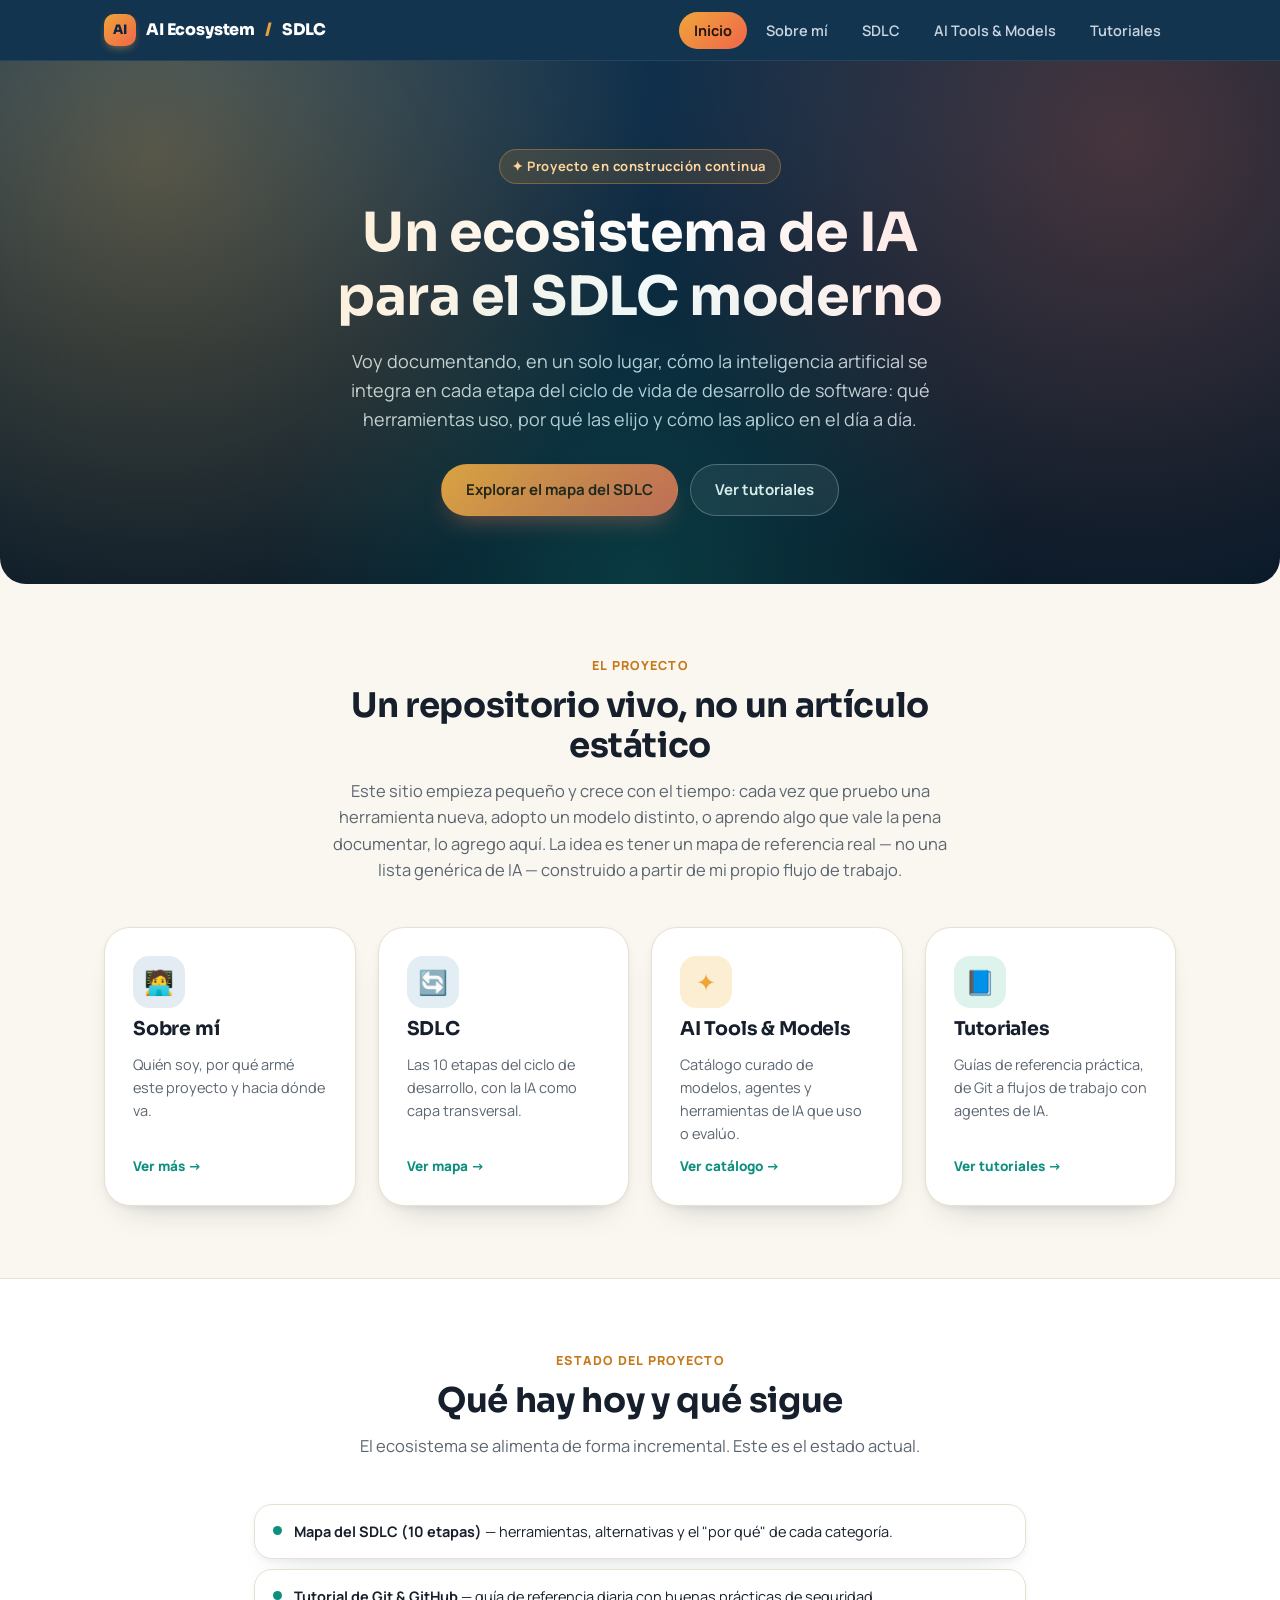
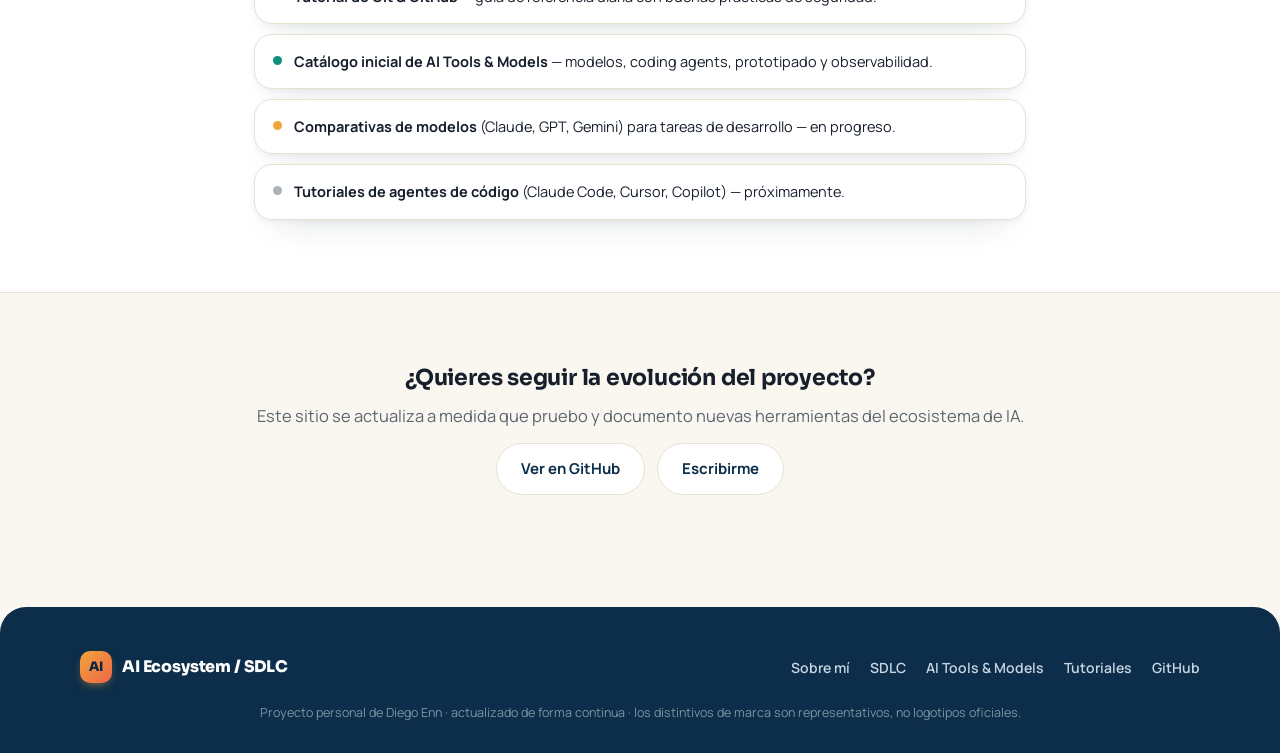
<file: index.html>
<!DOCTYPE html>
<html lang="es">
<head>
<meta charset="UTF-8">
<meta name="viewport" content="width=device-width, initial-scale=1.0">
<title>AI Ecosystem · Un ecosistema de IA para el SDLC moderno</title>
<meta name="description" content="Un mapa vivo del ciclo de vida de desarrollo de software (SDLC) aumentado con IA: herramientas, modelos y tutoriales que voy documentando a medida que los uso.">
<link rel="icon" href="data:image/svg+xml,<svg xmlns=%22http://www.w3.org/2000/svg%22 viewBox=%220 0 100 100%22><rect width=%22100%22 height=%22100%22 rx=%2222%22 fill=%22%230B2540%22/><text x=%2250%22 y=%2266%22 font-size=%2255%22 text-anchor=%22middle%22 fill=%22%23E8A33D%22 font-family=%22sans-serif%22>AI</text></svg>">
<link rel="stylesheet" href="assets/css/style.css">
</head>
<body>
<a class="skip-link" href="#main">Saltar al contenido</a>

<header class="site-header">
  <nav class="nav">
    <a class="brand" href="index.html">
      <span class="brand-mark">AI</span>
      AI Ecosystem <span style="color:#E8A33D;">/</span> SDLC
    </a>
    <button class="nav-toggle" aria-label="Abrir menú" aria-expanded="false">☰</button>
    <ul class="nav-links">
      <li><a href="index.html" aria-current="page">Inicio</a></li>
      <li><a href="about.html">Sobre mí</a></li>
      <li><a href="sdlc.html">SDLC</a></li>
      <li><a href="tools.html">AI Tools &amp; Models</a></li>
      <li><a href="tutorials.html">Tutoriales</a></li>
    </ul>
  </nav>
</header>

<main id="main">

  <section class="hero" style="padding-top:88px;">
    <div class="hero-inner">
      <div class="eyebrow">✦ Proyecto en construcción continua</div>
      <h1>Un ecosistema de IA para el SDLC moderno</h1>
      <p class="lead">
        Voy documentando, en un solo lugar, cómo la inteligencia artificial se integra en cada
        etapa del ciclo de vida de desarrollo de software: qué herramientas uso, por qué las elijo
        y cómo las aplico en el día a día.
      </p>
      <div class="btn-row">
        <a class="btn btn-primary" href="sdlc.html">Explorar el mapa del SDLC</a>
        <a class="btn btn-ghost" href="tutorials.html">Ver tutoriales</a>
      </div>
    </div>
  </section>

  <section>
    <div class="container">
      <div class="section-head">
        <div class="section-eyebrow">El proyecto</div>
        <h2>Un repositorio vivo, no un artículo estático</h2>
        <p>
          Este sitio empieza pequeño y crece con el tiempo: cada vez que pruebo una herramienta nueva,
          adopto un modelo distinto, o aprendo algo que vale la pena documentar, lo agrego aquí.
          La idea es tener un mapa de referencia real — no una lista genérica de IA — construido a
          partir de mi propio flujo de trabajo.
        </p>
      </div>

      <div class="grid grid-4">
        <a class="pillar-card" href="about.html">
          <div class="pillar-icon" style="background:var(--navy-bg); color:var(--navy);">🧑‍💻</div>
          <h3>Sobre mí</h3>
          <p>Quién soy, por qué armé este proyecto y hacia dónde va.</p>
          <span class="arrow">Ver más →</span>
        </a>
        <a class="pillar-card" href="sdlc.html">
          <div class="pillar-icon" style="background:var(--slateblue-bg); color:var(--slateblue);">🔄</div>
          <h3>SDLC</h3>
          <p>Las 10 etapas del ciclo de desarrollo, con la IA como capa transversal.</p>
          <span class="arrow">Ver mapa →</span>
        </a>
        <a class="pillar-card" href="tools.html">
          <div class="pillar-icon" style="background:var(--amber-bg); color:var(--amber);">✦</div>
          <h3>AI Tools &amp; Models</h3>
          <p>Catálogo curado de modelos, agentes y herramientas de IA que uso o evalúo.</p>
          <span class="arrow">Ver catálogo →</span>
        </a>
        <a class="pillar-card" href="tutorials.html">
          <div class="pillar-icon" style="background:var(--teal-bg); color:var(--teal);">📘</div>
          <h3>Tutoriales</h3>
          <p>Guías de referencia práctica, de Git a flujos de trabajo con agentes de IA.</p>
          <span class="arrow">Ver tutoriales →</span>
        </a>
      </div>
    </div>
  </section>

  <section style="background:var(--paper); border-top:1px solid var(--line); border-bottom:1px solid var(--line);">
    <div class="container-narrow">
      <div class="section-head">
        <div class="section-eyebrow">Estado del proyecto</div>
        <h2>Qué hay hoy y qué sigue</h2>
        <p>El ecosistema se alimenta de forma incremental. Este es el estado actual.</p>
      </div>
      <ul class="status-list">
        <li>
          <span class="status-dot done"></span>
          <span><b>Mapa del SDLC (10 etapas)</b> — herramientas, alternativas y el "por qué" de cada categoría.</span>
        </li>
        <li>
          <span class="status-dot done"></span>
          <span><b>Tutorial de Git &amp; GitHub</b> — guía de referencia diaria con buenas prácticas de seguridad.</span>
        </li>
        <li>
          <span class="status-dot done"></span>
          <span><b>Catálogo inicial de AI Tools &amp; Models</b> — modelos, coding agents, prototipado y observabilidad.</span>
        </li>
        <li>
          <span class="status-dot progress"></span>
          <span><b>Comparativas de modelos</b> (Claude, GPT, Gemini) para tareas de desarrollo — en progreso.</span>
        </li>
        <li>
          <span class="status-dot next"></span>
          <span><b>Tutoriales de agentes de código</b> (Claude Code, Cursor, Copilot) — próximamente.</span>
        </li>
      </ul>
    </div>
  </section>

  <section>
    <div class="container-narrow center">
      <h2 style="font-size:22px;">¿Quieres seguir la evolución del proyecto?</h2>
      <p>Este sitio se actualiza a medida que pruebo y documento nuevas herramientas del ecosistema de IA.</p>
      <div class="btn-row">
        <a class="btn btn-outline" href="https://github.com/diegoenn/aiecosystem" target="_blank" rel="noopener">Ver en GitHub</a>
        <a class="btn btn-outline" href="mailto:diegoenn@gmail.com">Escribirme</a>
      </div>
    </div>
  </section>

</main>

<footer class="site-footer">
  <div class="footer-inner">
    <div class="brand" style="color:#fff;">
      <span class="brand-mark">AI</span> AI Ecosystem / SDLC
    </div>
    <ul class="footer-links">
      <li><a href="about.html">Sobre mí</a></li>
      <li><a href="sdlc.html">SDLC</a></li>
      <li><a href="tools.html">AI Tools &amp; Models</a></li>
      <li><a href="tutorials.html">Tutoriales</a></li>
      <li><a href="https://github.com/diegoenn/aiecosystem" target="_blank" rel="noopener">GitHub</a></li>
    </ul>
  </div>
  <div class="footer-note">Proyecto personal de Diego Enn · actualizado de forma continua · los distintivos de marca son representativos, no logotipos oficiales.</div>
</footer>

<script src="assets/js/main.js"></script>
</body>
</html>
</file>
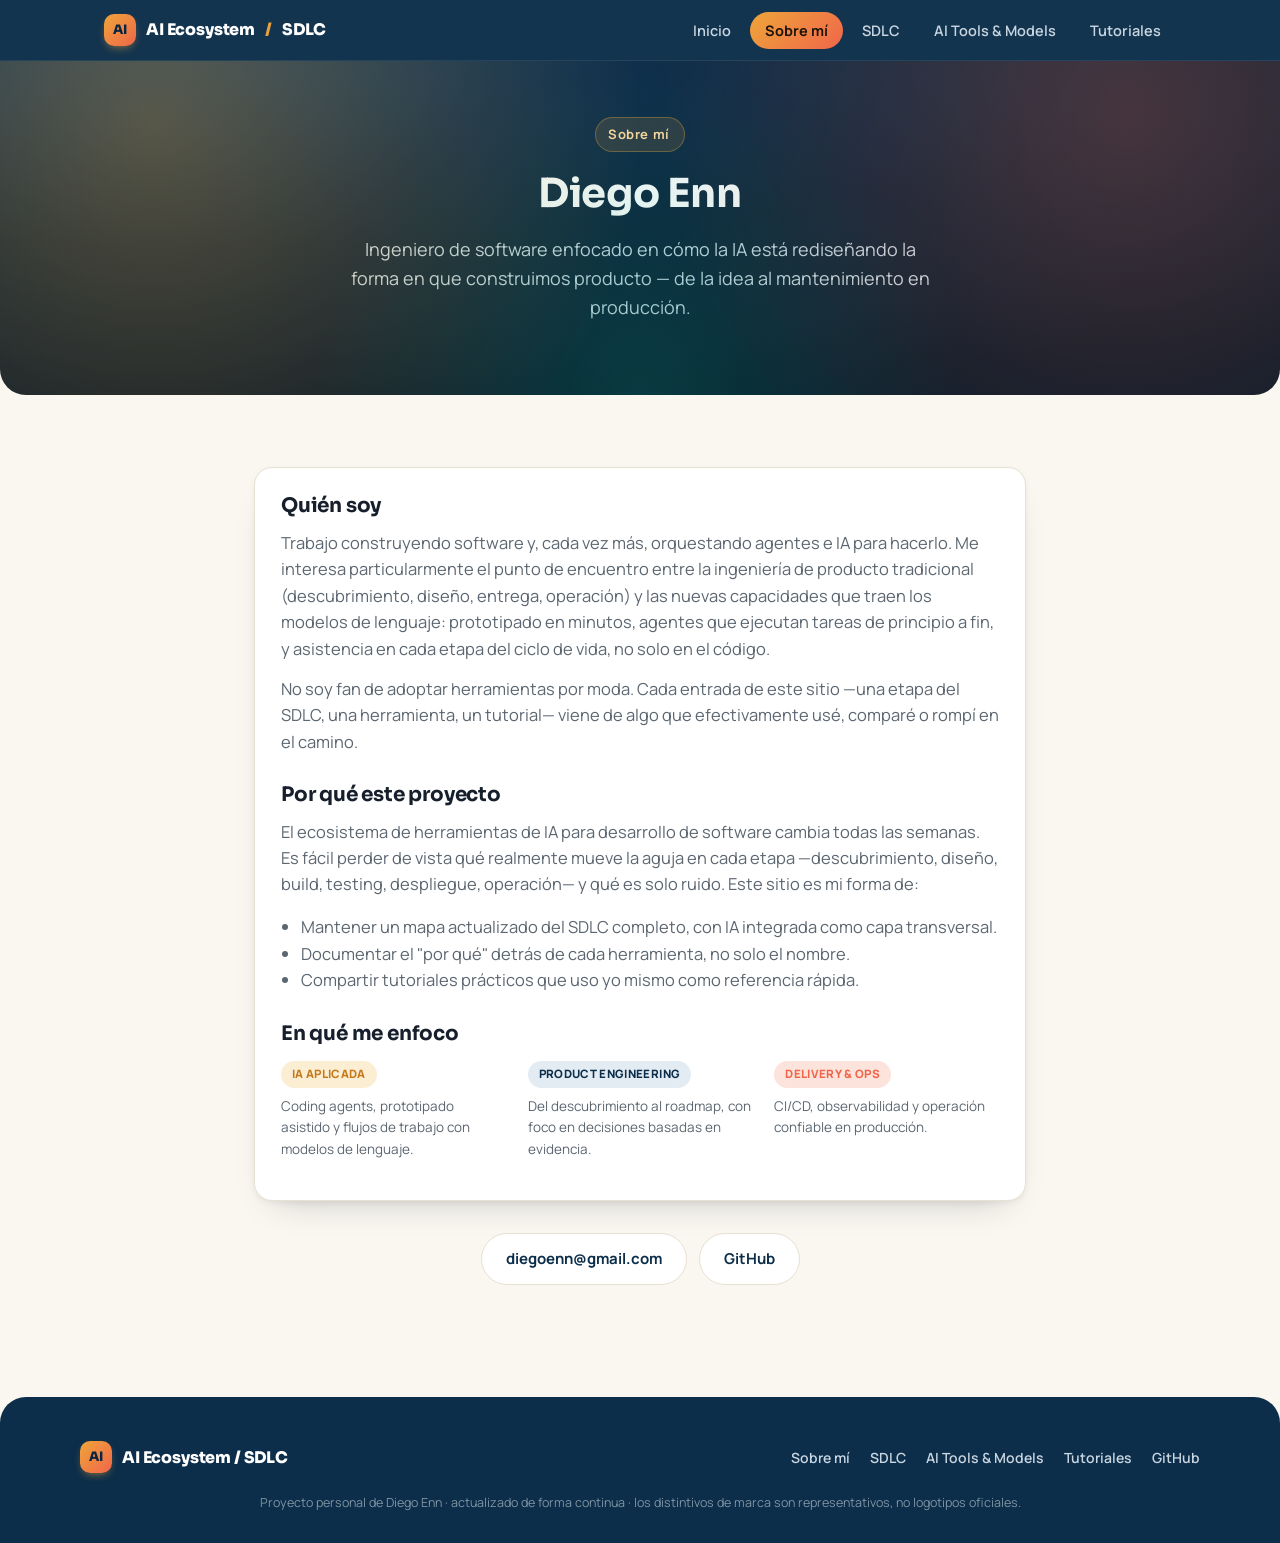
<file: about.html>
<!DOCTYPE html>
<html lang="es">
<head>
<meta charset="UTF-8">
<meta name="viewport" content="width=device-width, initial-scale=1.0">
<title>Sobre mí · AI Ecosystem / SDLC</title>
<meta name="description" content="Quién soy y por qué construyo un ecosistema de referencia sobre IA aplicada al ciclo de vida de desarrollo de software.">
<link rel="icon" href="data:image/svg+xml,<svg xmlns=%22http://www.w3.org/2000/svg%22 viewBox=%220 0 100 100%22><rect width=%22100%22 height=%22100%22 rx=%2222%22 fill=%22%230B2540%22/><text x=%2250%22 y=%2266%22 font-size=%2255%22 text-anchor=%22middle%22 fill=%22%23E8A33D%22 font-family=%22sans-serif%22>AI</text></svg>">
<link rel="stylesheet" href="assets/css/style.css">
</head>
<body>
<a class="skip-link" href="#main">Saltar al contenido</a>

<header class="site-header">
  <nav class="nav">
    <a class="brand" href="index.html">
      <span class="brand-mark">AI</span>
      AI Ecosystem <span style="color:#E8A33D;">/</span> SDLC
    </a>
    <button class="nav-toggle" aria-label="Abrir menú" aria-expanded="false">☰</button>
    <ul class="nav-links">
      <li><a href="index.html">Inicio</a></li>
      <li><a href="about.html" aria-current="page">Sobre mí</a></li>
      <li><a href="sdlc.html">SDLC</a></li>
      <li><a href="tools.html">AI Tools &amp; Models</a></li>
      <li><a href="tutorials.html">Tutoriales</a></li>
    </ul>
  </nav>
</header>

<main id="main">

  <section class="hero hero-sm">
    <div class="hero-inner">
      <div class="eyebrow">Sobre mí</div>
      <h1>Diego Enn</h1>
      <p class="lead">Ingeniero de software enfocado en cómo la IA está rediseñando la forma en que construimos producto — de la idea al mantenimiento en producción.</p>
    </div>
  </section>

  <section>
    <div class="container-narrow">
      <div class="card">
        <h2 style="font-size:20px;">Quién soy</h2>
        <p>
          Trabajo construyendo software y, cada vez más, orquestando agentes e IA para hacerlo.
          Me interesa particularmente el punto de encuentro entre la ingeniería de producto tradicional
          (descubrimiento, diseño, entrega, operación) y las nuevas capacidades que traen los modelos
          de lenguaje: prototipado en minutos, agentes que ejecutan tareas de principio a fin, y
          asistencia en cada etapa del ciclo de vida, no solo en el código.
        </p>
        <p>
          No soy fan de adoptar herramientas por moda. Cada entrada de este sitio —una etapa del SDLC,
          una herramienta, un tutorial— viene de algo que efectivamente usé, comparé o rompí en el camino.
        </p>

        <h2 style="font-size:20px; margin-top:28px;">Por qué este proyecto</h2>
        <p>
          El ecosistema de herramientas de IA para desarrollo de software cambia todas las semanas.
          Es fácil perder de vista qué realmente mueve la aguja en cada etapa —descubrimiento, diseño,
          build, testing, despliegue, operación— y qué es solo ruido. Este sitio es mi forma de:
        </p>
        <ul style="color:var(--sub); padding-left:20px; margin-bottom:14px;">
          <li>Mantener un mapa actualizado del SDLC completo, con IA integrada como capa transversal.</li>
          <li>Documentar el "por qué" detrás de cada herramienta, no solo el nombre.</li>
          <li>Compartir tutoriales prácticos que uso yo mismo como referencia rápida.</li>
        </ul>

        <h2 style="font-size:20px; margin-top:28px;">En qué me enfoco</h2>
        <div class="grid grid-3" style="margin-top:14px;">
          <div>
            <span class="tag ai">IA aplicada</span>
            <p class="text-sm" style="margin-top:8px;">Coding agents, prototipado asistido y flujos de trabajo con modelos de lenguaje.</p>
          </div>
          <div>
            <span class="tag pm">Product engineering</span>
            <p class="text-sm" style="margin-top:8px;">Del descubrimiento al roadmap, con foco en decisiones basadas en evidencia.</p>
          </div>
          <div>
            <span class="tag infra">Delivery &amp; ops</span>
            <p class="text-sm" style="margin-top:8px;">CI/CD, observabilidad y operación confiable en producción.</p>
          </div>
        </div>
      </div>

      <div class="center" style="margin-top:32px;">
        <div class="btn-row">
          <a class="btn btn-outline" href="mailto:diegoenn@gmail.com">diegoenn@gmail.com</a>
          <a class="btn btn-outline" href="https://github.com/diegoenn" target="_blank" rel="noopener">GitHub</a>
        </div>
      </div>
    </div>
  </section>

</main>

<footer class="site-footer">
  <div class="footer-inner">
    <div class="brand" style="color:#fff;">
      <span class="brand-mark">AI</span> AI Ecosystem / SDLC
    </div>
    <ul class="footer-links">
      <li><a href="about.html">Sobre mí</a></li>
      <li><a href="sdlc.html">SDLC</a></li>
      <li><a href="tools.html">AI Tools &amp; Models</a></li>
      <li><a href="tutorials.html">Tutoriales</a></li>
      <li><a href="https://github.com/diegoenn/aiecosystem" target="_blank" rel="noopener">GitHub</a></li>
    </ul>
  </div>
  <div class="footer-note">Proyecto personal de Diego Enn · actualizado de forma continua · los distintivos de marca son representativos, no logotipos oficiales.</div>
</footer>

<script src="assets/js/main.js"></script>
</body>
</html>
</file>
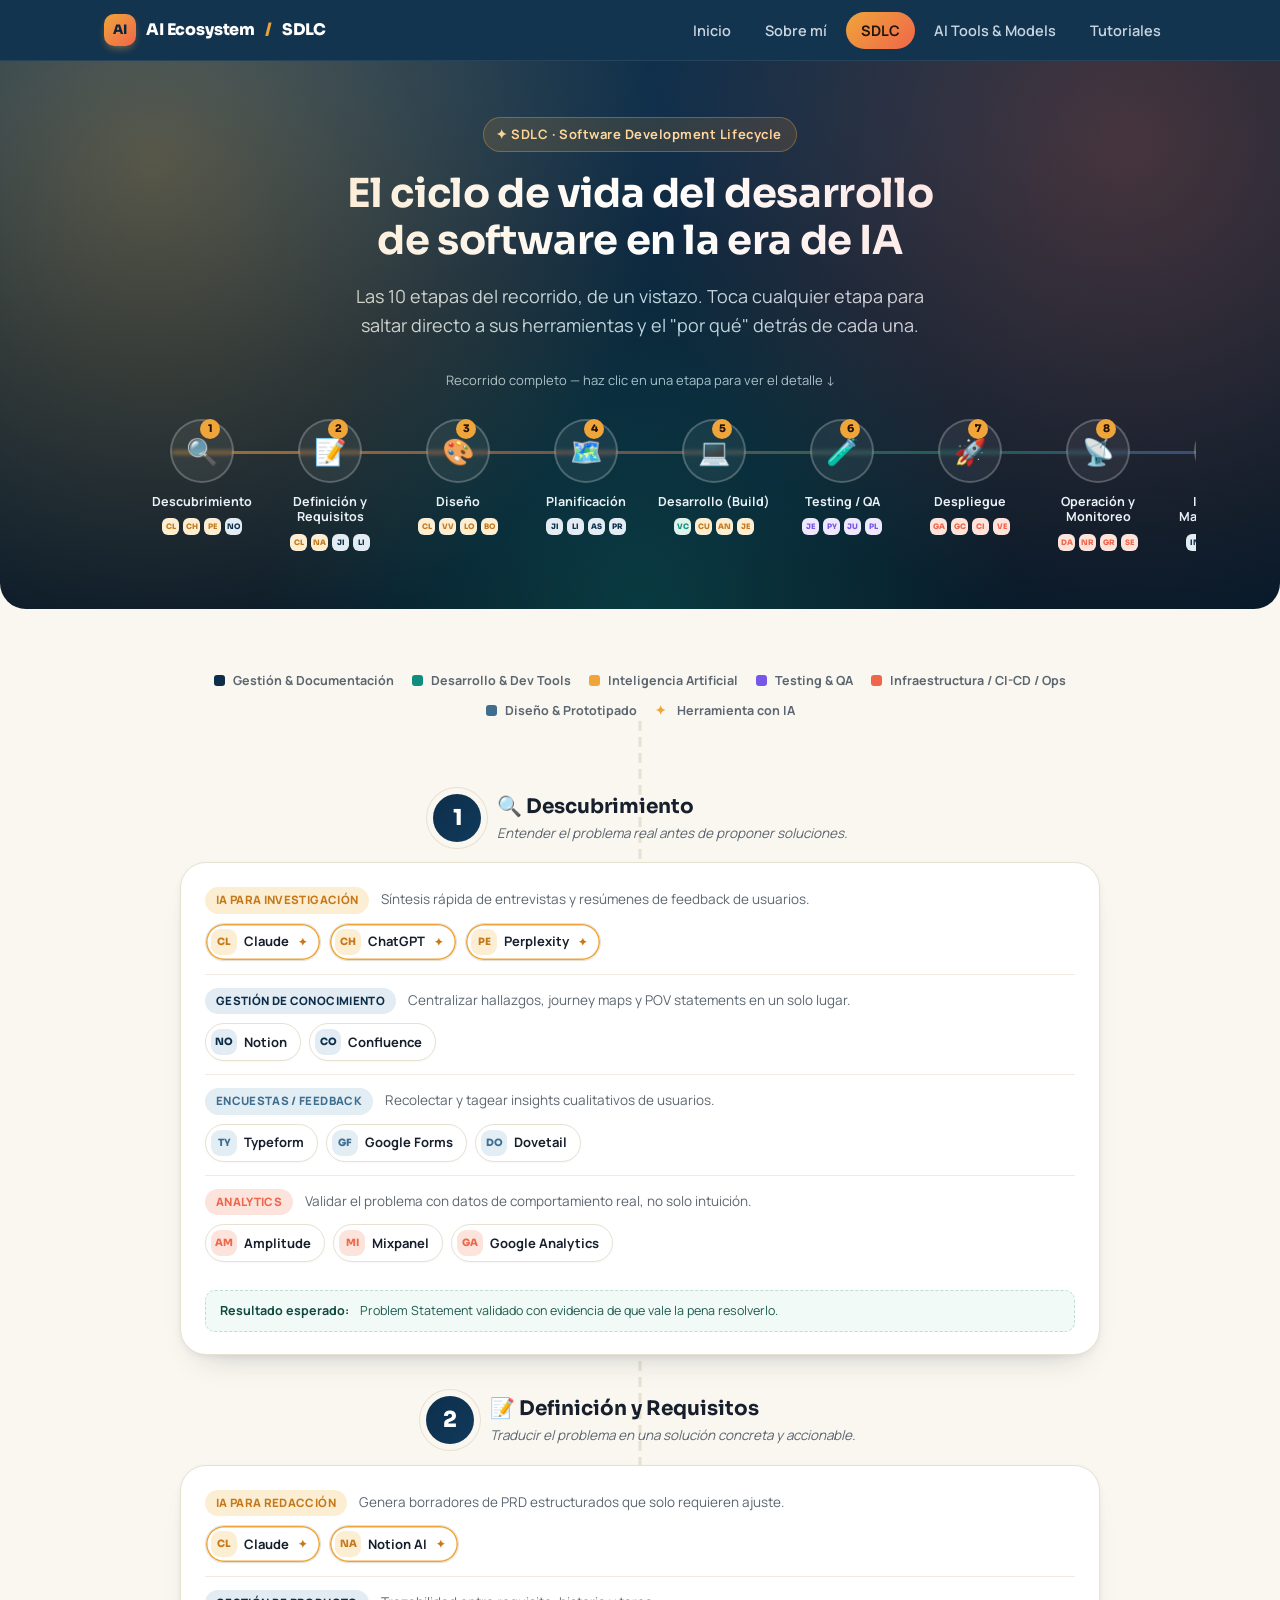
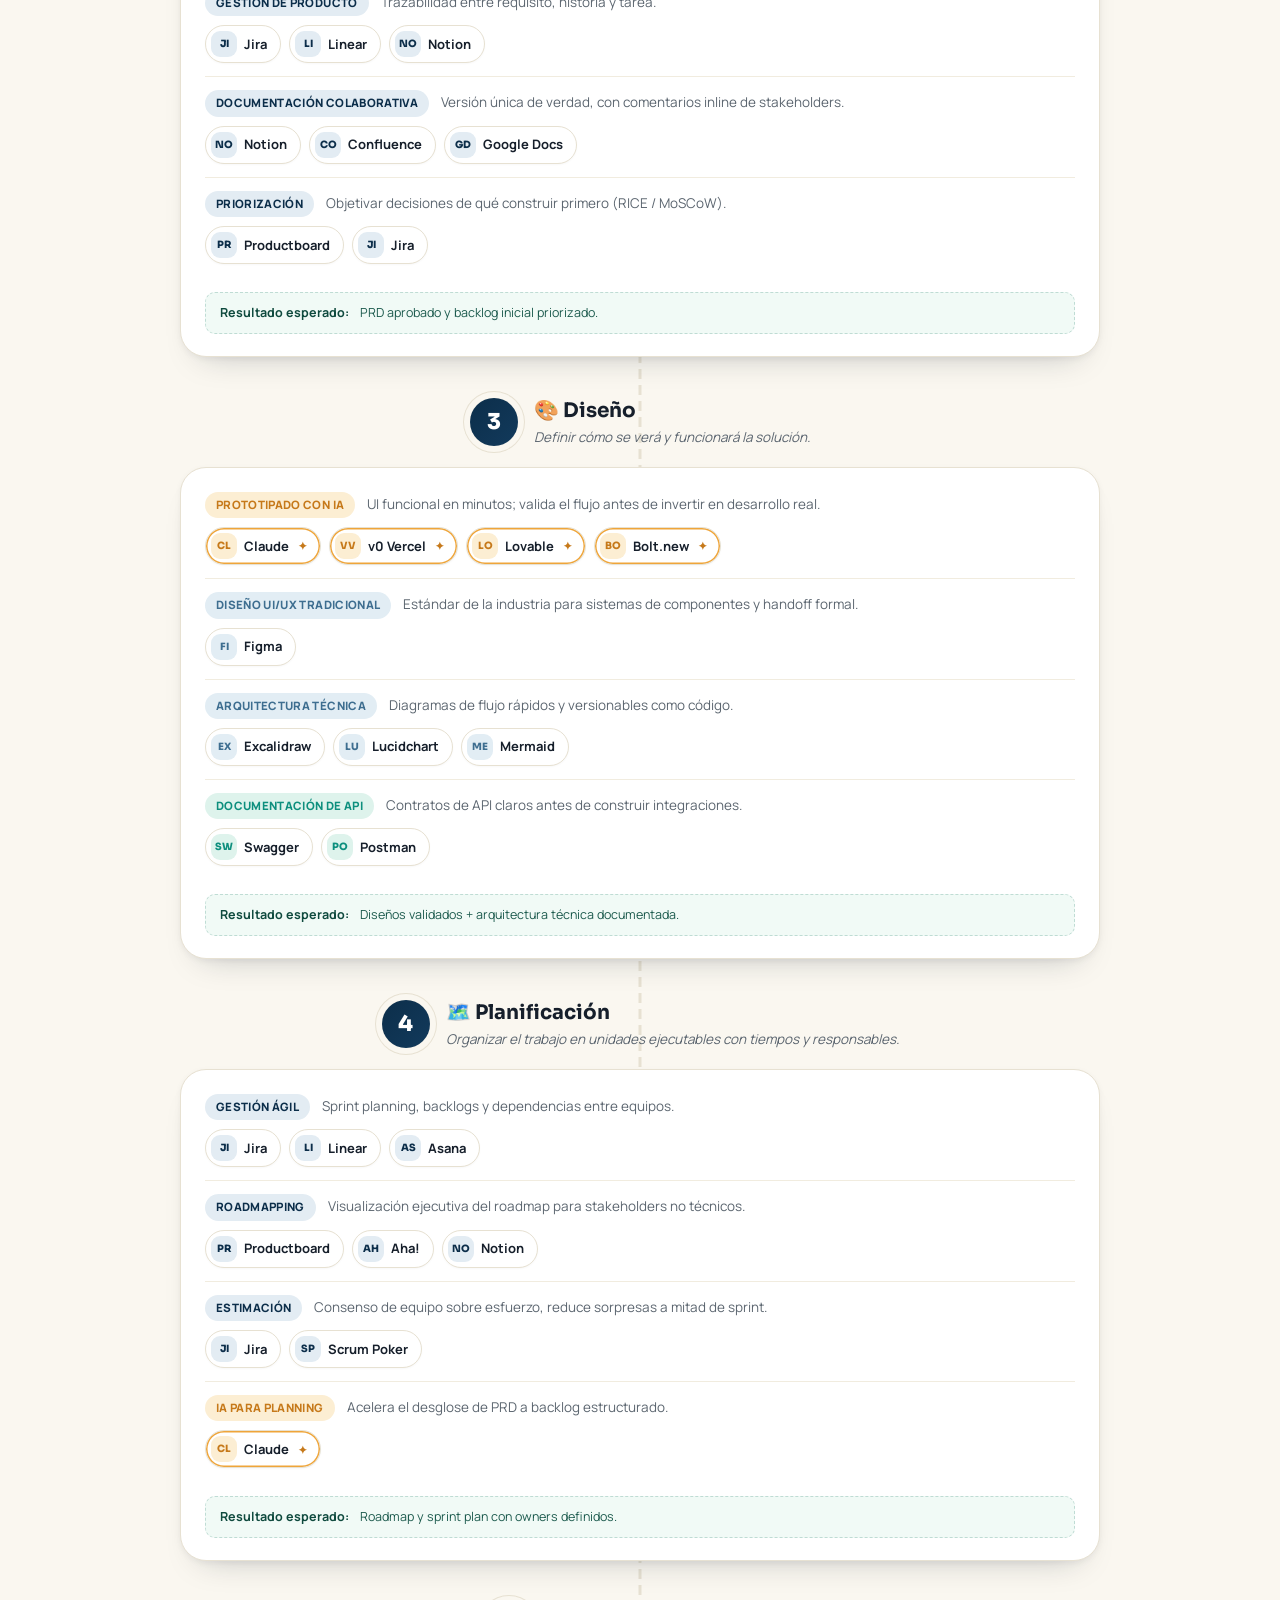
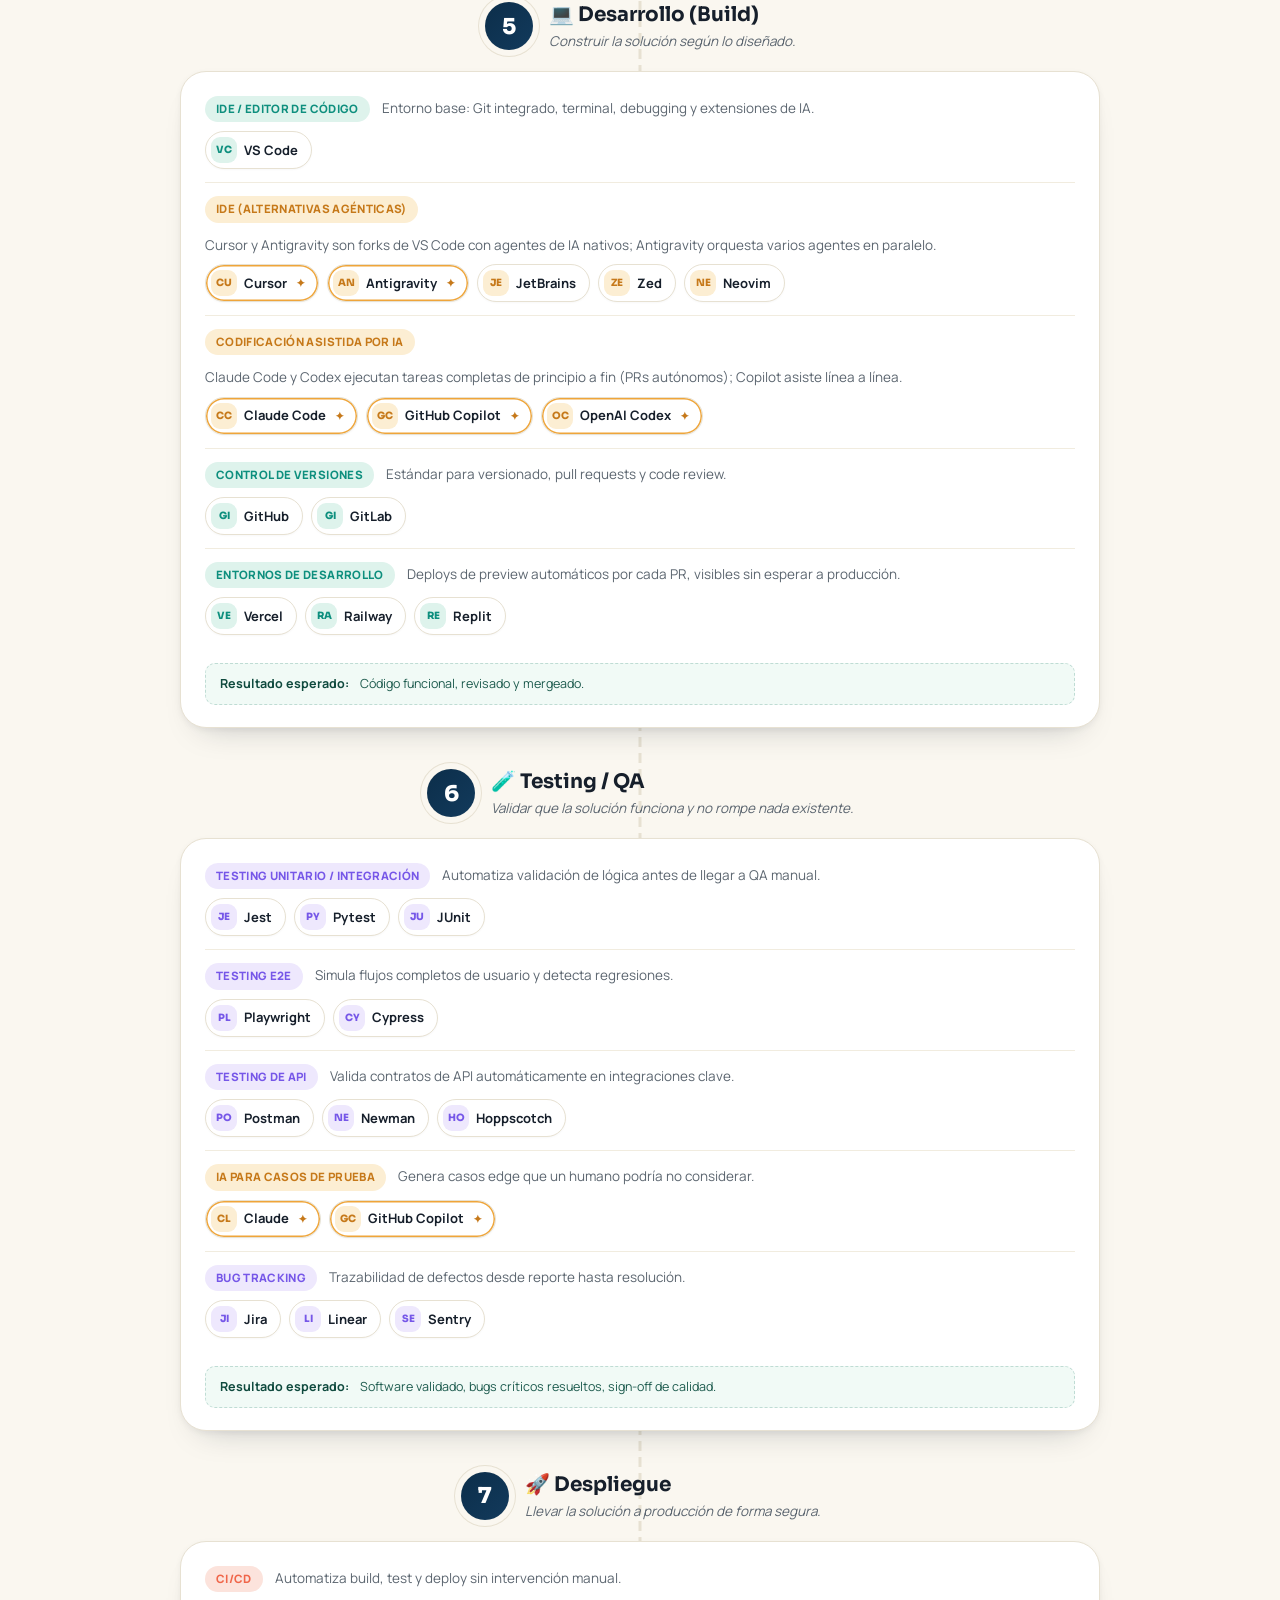
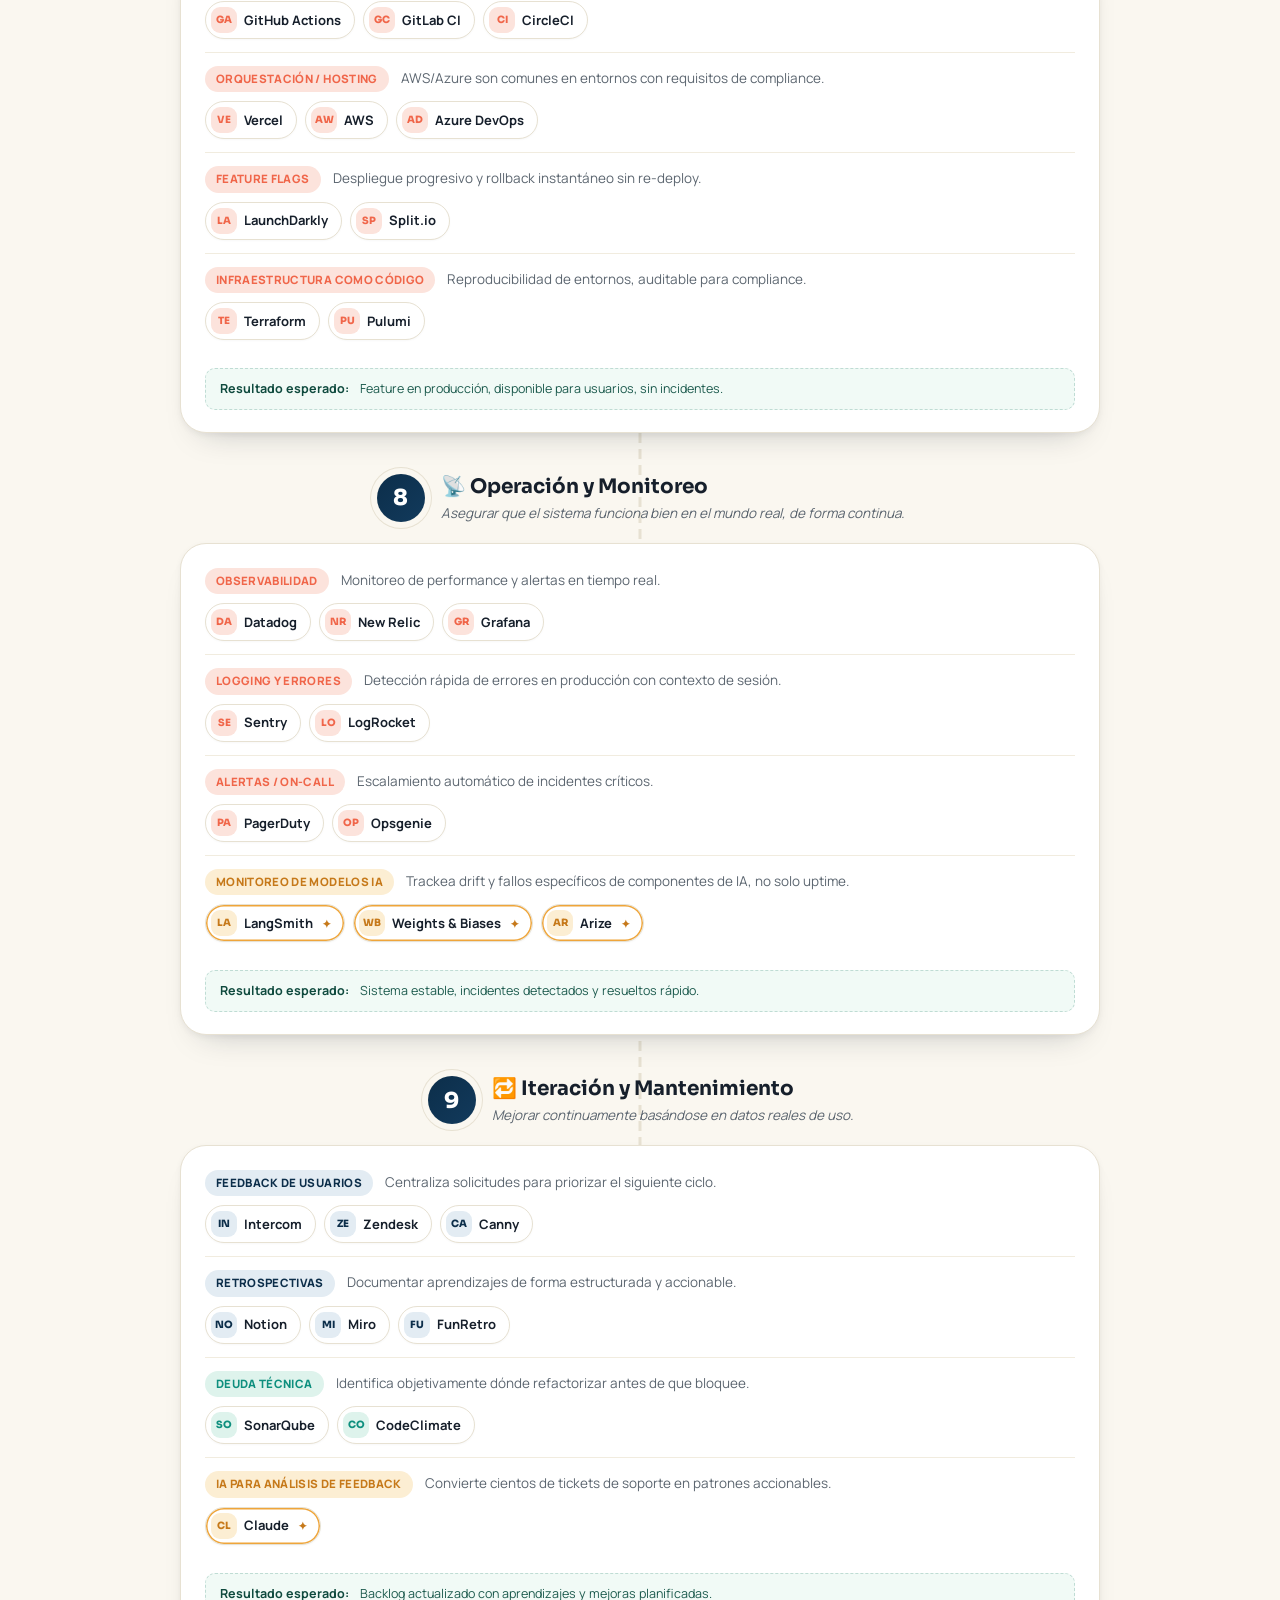
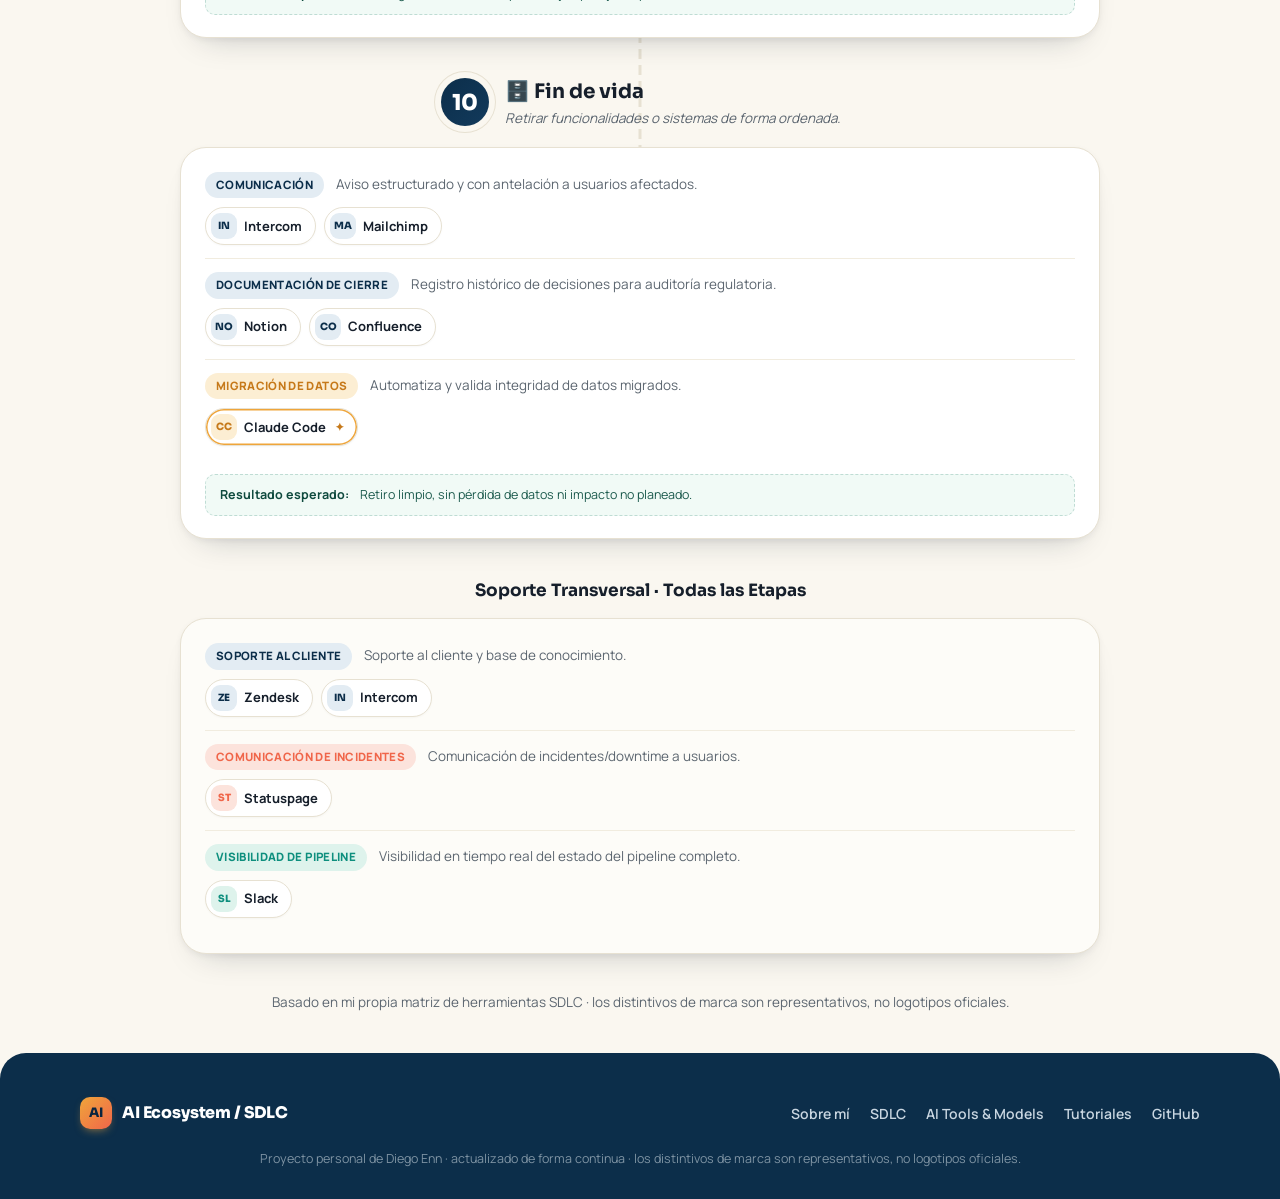
<file: sdlc.html>
<!DOCTYPE html>
<html lang="es">
<head>
<meta charset="UTF-8">
<meta name="viewport" content="width=device-width, initial-scale=1.0">
<title>Mapa del SDLC con IA · AI Ecosystem</title>
<meta name="description" content="Las 10 etapas del ciclo de vida de desarrollo de software, sus herramientas y el por qué de cada una — con la IA como capa transversal.">
<link rel="icon" href="data:image/svg+xml,<svg xmlns=%22http://www.w3.org/2000/svg%22 viewBox=%220 0 100 100%22><rect width=%22100%22 height=%22100%22 rx=%2222%22 fill=%22%230B2540%22/><text x=%2250%22 y=%2266%22 font-size=%2255%22 text-anchor=%22middle%22 fill=%22%23E8A33D%22 font-family=%22sans-serif%22>AI</text></svg>">
<link rel="stylesheet" href="assets/css/style.css">
</head>
<body>
<a class="skip-link" href="#main">Saltar al contenido</a>

<header class="site-header">
  <nav class="nav">
    <a class="brand" href="index.html">
      <span class="brand-mark">AI</span>
      AI Ecosystem <span style="color:#E8A33D;">/</span> SDLC
    </a>
    <button class="nav-toggle" aria-label="Abrir menú" aria-expanded="false">☰</button>
    <ul class="nav-links">
      <li><a href="index.html">Inicio</a></li>
      <li><a href="about.html">Sobre mí</a></li>
      <li><a href="sdlc.html" aria-current="page">SDLC</a></li>
      <li><a href="tools.html">AI Tools &amp; Models</a></li>
      <li><a href="tutorials.html">Tutoriales</a></li>
    </ul>
  </nav>
</header>

<main id="main">
  <div class="hero hero-sm">
    <div class="hero-inner">
      <div class="eyebrow">✦ SDLC · Software Development Lifecycle</div>
      <h1>El ciclo de vida del desarrollo de software en la era de IA</h1>
      <p class="lead">Las 10 etapas del recorrido, de un vistazo. Toca cualquier etapa para saltar directo a sus herramientas y el "por qué" detrás de cada una.</p>
    </div>
    <div class="journey-wrap">
      <p class="journey-hint">Recorrido completo — haz clic en una etapa para ver el detalle ↓</p>
      <div class="journey-scroll">
        <div class="journey-track" id="journey"></div>
      </div>
    </div>
  </div>

  <div class="container" style="padding-top:36px;">
    <div class="legend" id="legend"></div>
  </div>

  <div class="pipeline" id="pipeline"></div>
  <div class="support" id="support"></div>

  <p class="center text-sm" style="margin:36px 0 0; color:var(--sub);">
    Basado en mi propia matriz de herramientas SDLC · los distintivos de marca son representativos, no logotipos oficiales.
  </p>
</main>

<footer class="site-footer">
  <div class="footer-inner">
    <div class="brand" style="color:#fff;">
      <span class="brand-mark">AI</span> AI Ecosystem / SDLC
    </div>
    <ul class="footer-links">
      <li><a href="about.html">Sobre mí</a></li>
      <li><a href="sdlc.html">SDLC</a></li>
      <li><a href="tools.html">AI Tools &amp; Models</a></li>
      <li><a href="tutorials.html">Tutoriales</a></li>
      <li><a href="https://github.com/diegoenn/aiecosystem" target="_blank" rel="noopener">GitHub</a></li>
    </ul>
  </div>
  <div class="footer-note">Proyecto personal de Diego Enn · actualizado de forma continua · los distintivos de marca son representativos, no logotipos oficiales.</div>
</footer>

<script src="assets/js/main.js"></script>
<script>
const CAT_LABEL = {
  pm:"Gestión & Documentación",
  dev:"Desarrollo & Dev Tools",
  ai:"Inteligencia Artificial",
  qa:"Testing & QA",
  infra:"Infraestructura / CI-CD / Ops",
  design:"Diseño & Prototipado"
};

function initials(name){
  const clean = name.replace(/\(.*?\)/g,'').trim();
  const parts = clean.split(/[\s\/,+&-]+/).filter(Boolean);
  if(parts.length===1) return parts[0].slice(0,2).toUpperCase();
  return (parts[0][0]+parts[1][0]).toUpperCase();
}

function tool(name, isAI=false){ return {name, isAI}; }

const stages = [
  {
    num:1, title:"Descubrimiento", cat:"design", icon:"🔍",
    purpose:"Entender el problema real antes de proponer soluciones.",
    result:"Problem Statement validado con evidencia de que vale la pena resolverlo.",
    groups:[
      {cat:"ai", label:"IA para investigación", tools:[tool("Claude",true),tool("ChatGPT",true),tool("Perplexity",true)],
        why:"Síntesis rápida de entrevistas y resúmenes de feedback de usuarios."},
      {cat:"pm", label:"Gestión de conocimiento", tools:[tool("Notion"),tool("Confluence")],
        why:"Centralizar hallazgos, journey maps y POV statements en un solo lugar."},
      {cat:"design", label:"Encuestas / feedback", tools:[tool("Typeform"),tool("Google Forms"),tool("Dovetail")],
        why:"Recolectar y tagear insights cualitativos de usuarios."},
      {cat:"infra", label:"Analytics", tools:[tool("Amplitude"),tool("Mixpanel"),tool("Google Analytics")],
        why:"Validar el problema con datos de comportamiento real, no solo intuición."},
    ]
  },
  {
    num:2, title:"Definición y Requisitos", cat:"pm", icon:"📝",
    purpose:"Traducir el problema en una solución concreta y accionable.",
    result:"PRD aprobado y backlog inicial priorizado.",
    groups:[
      {cat:"ai", label:"IA para redacción", tools:[tool("Claude",true),tool("Notion AI",true)],
        why:"Genera borradores de PRD estructurados que solo requieren ajuste."},
      {cat:"pm", label:"Gestión de producto", tools:[tool("Jira"),tool("Linear"),tool("Notion")],
        why:"Trazabilidad entre requisito, historia y tarea."},
      {cat:"pm", label:"Documentación colaborativa", tools:[tool("Notion"),tool("Confluence"),tool("Google Docs")],
        why:"Versión única de verdad, con comentarios inline de stakeholders."},
      {cat:"pm", label:"Priorización", tools:[tool("Productboard"),tool("Jira")],
        why:"Objetivar decisiones de qué construir primero (RICE / MoSCoW)."},
    ]
  },
  {
    num:3, title:"Diseño", cat:"design", icon:"🎨",
    purpose:"Definir cómo se verá y funcionará la solución.",
    result:"Diseños validados + arquitectura técnica documentada.",
    groups:[
      {cat:"ai", label:"Prototipado con IA", tools:[tool("Claude",true),tool("v0 Vercel",true),tool("Lovable",true),tool("Bolt.new",true)],
        why:"UI funcional en minutos; valida el flujo antes de invertir en desarrollo real."},
      {cat:"design", label:"Diseño UI/UX tradicional", tools:[tool("Figma")],
        why:"Estándar de la industria para sistemas de componentes y handoff formal."},
      {cat:"design", label:"Arquitectura técnica", tools:[tool("Excalidraw"),tool("Lucidchart"),tool("Mermaid")],
        why:"Diagramas de flujo rápidos y versionables como código."},
      {cat:"dev", label:"Documentación de API", tools:[tool("Swagger"),tool("Postman")],
        why:"Contratos de API claros antes de construir integraciones."},
    ]
  },
  {
    num:4, title:"Planificación", cat:"pm", icon:"🗺️",
    purpose:"Organizar el trabajo en unidades ejecutables con tiempos y responsables.",
    result:"Roadmap y sprint plan con owners definidos.",
    groups:[
      {cat:"pm", label:"Gestión ágil", tools:[tool("Jira"),tool("Linear"),tool("Asana")],
        why:"Sprint planning, backlogs y dependencias entre equipos."},
      {cat:"pm", label:"Roadmapping", tools:[tool("Productboard"),tool("Aha!"),tool("Notion")],
        why:"Visualización ejecutiva del roadmap para stakeholders no técnicos."},
      {cat:"pm", label:"Estimación", tools:[tool("Jira"),tool("Scrum Poker")],
        why:"Consenso de equipo sobre esfuerzo, reduce sorpresas a mitad de sprint."},
      {cat:"ai", label:"IA para planning", tools:[tool("Claude",true)],
        why:"Acelera el desglose de PRD a backlog estructurado."},
    ]
  },
  {
    num:5, title:"Desarrollo (Build)", cat:"dev", icon:"💻",
    purpose:"Construir la solución según lo diseñado.",
    result:"Código funcional, revisado y mergeado.",
    groups:[
      {cat:"dev", label:"IDE / Editor de código", tools:[tool("VS Code")],
        why:"Entorno base: Git integrado, terminal, debugging y extensiones de IA."},
      {cat:"ai", label:"IDE (alternativas agénticas)", tools:[tool("Cursor",true),tool("Antigravity",true),tool("JetBrains"),tool("Zed"),tool("Neovim")],
        why:"Cursor y Antigravity son forks de VS Code con agentes de IA nativos; Antigravity orquesta varios agentes en paralelo."},
      {cat:"ai", label:"Codificación asistida por IA", tools:[tool("Claude Code",true),tool("GitHub Copilot",true),tool("OpenAI Codex",true)],
        why:"Claude Code y Codex ejecutan tareas completas de principio a fin (PRs autónomos); Copilot asiste línea a línea."},
      {cat:"dev", label:"Control de versiones", tools:[tool("GitHub"),tool("GitLab")],
        why:"Estándar para versionado, pull requests y code review."},
      {cat:"dev", label:"Entornos de desarrollo", tools:[tool("Vercel"),tool("Railway"),tool("Replit")],
        why:"Deploys de preview automáticos por cada PR, visibles sin esperar a producción."},
    ]
  },
  {
    num:6, title:"Testing / QA", cat:"qa", icon:"🧪",
    purpose:"Validar que la solución funciona y no rompe nada existente.",
    result:"Software validado, bugs críticos resueltos, sign-off de calidad.",
    groups:[
      {cat:"qa", label:"Testing unitario / integración", tools:[tool("Jest"),tool("Pytest"),tool("JUnit")],
        why:"Automatiza validación de lógica antes de llegar a QA manual."},
      {cat:"qa", label:"Testing E2E", tools:[tool("Playwright"),tool("Cypress")],
        why:"Simula flujos completos de usuario y detecta regresiones."},
      {cat:"qa", label:"Testing de API", tools:[tool("Postman"),tool("Newman"),tool("Hoppscotch")],
        why:"Valida contratos de API automáticamente en integraciones clave."},
      {cat:"ai", label:"IA para casos de prueba", tools:[tool("Claude",true),tool("GitHub Copilot",true)],
        why:"Genera casos edge que un humano podría no considerar."},
      {cat:"qa", label:"Bug tracking", tools:[tool("Jira"),tool("Linear"),tool("Sentry")],
        why:"Trazabilidad de defectos desde reporte hasta resolución."},
    ]
  },
  {
    num:7, title:"Despliegue", cat:"infra", icon:"🚀",
    purpose:"Llevar la solución a producción de forma segura.",
    result:"Feature en producción, disponible para usuarios, sin incidentes.",
    groups:[
      {cat:"infra", label:"CI/CD", tools:[tool("GitHub Actions"),tool("GitLab CI"),tool("CircleCI")],
        why:"Automatiza build, test y deploy sin intervención manual."},
      {cat:"infra", label:"Orquestación / hosting", tools:[tool("Vercel"),tool("AWS"),tool("Azure DevOps")],
        why:"AWS/Azure son comunes en entornos con requisitos de compliance."},
      {cat:"infra", label:"Feature flags", tools:[tool("LaunchDarkly"),tool("Split.io")],
        why:"Despliegue progresivo y rollback instantáneo sin re-deploy."},
      {cat:"infra", label:"Infraestructura como código", tools:[tool("Terraform"),tool("Pulumi")],
        why:"Reproducibilidad de entornos, auditable para compliance."},
    ]
  },
  {
    num:8, title:"Operación y Monitoreo", cat:"infra", icon:"📡",
    purpose:"Asegurar que el sistema funciona bien en el mundo real, de forma continua.",
    result:"Sistema estable, incidentes detectados y resueltos rápido.",
    groups:[
      {cat:"infra", label:"Observabilidad", tools:[tool("Datadog"),tool("New Relic"),tool("Grafana")],
        why:"Monitoreo de performance y alertas en tiempo real."},
      {cat:"infra", label:"Logging y errores", tools:[tool("Sentry"),tool("LogRocket")],
        why:"Detección rápida de errores en producción con contexto de sesión."},
      {cat:"infra", label:"Alertas / on-call", tools:[tool("PagerDuty"),tool("Opsgenie")],
        why:"Escalamiento automático de incidentes críticos."},
      {cat:"ai", label:"Monitoreo de modelos IA", tools:[tool("LangSmith",true),tool("Weights & Biases",true),tool("Arize",true)],
        why:"Trackea drift y fallos específicos de componentes de IA, no solo uptime."},
    ]
  },
  {
    num:9, title:"Iteración y Mantenimiento", cat:"pm", icon:"🔁",
    purpose:"Mejorar continuamente basándose en datos reales de uso.",
    result:"Backlog actualizado con aprendizajes y mejoras planificadas.",
    groups:[
      {cat:"pm", label:"Feedback de usuarios", tools:[tool("Intercom"),tool("Zendesk"),tool("Canny")],
        why:"Centraliza solicitudes para priorizar el siguiente ciclo."},
      {cat:"pm", label:"Retrospectivas", tools:[tool("Notion"),tool("Miro"),tool("FunRetro")],
        why:"Documentar aprendizajes de forma estructurada y accionable."},
      {cat:"dev", label:"Deuda técnica", tools:[tool("SonarQube"),tool("CodeClimate")],
        why:"Identifica objetivamente dónde refactorizar antes de que bloquee."},
      {cat:"ai", label:"IA para análisis de feedback", tools:[tool("Claude",true)],
        why:"Convierte cientos de tickets de soporte en patrones accionables."},
    ]
  },
  {
    num:10, title:"Fin de vida", cat:"pm", icon:"🗄️",
    purpose:"Retirar funcionalidades o sistemas de forma ordenada.",
    result:"Retiro limpio, sin pérdida de datos ni impacto no planeado.",
    groups:[
      {cat:"pm", label:"Comunicación", tools:[tool("Intercom"),tool("Mailchimp")],
        why:"Aviso estructurado y con antelación a usuarios afectados."},
      {cat:"pm", label:"Documentación de cierre", tools:[tool("Notion"),tool("Confluence")],
        why:"Registro histórico de decisiones para auditoría regulatoria."},
      {cat:"ai", label:"Migración de datos", tools:[tool("Claude Code",true)],
        why:"Automatiza y valida integridad de datos migrados."},
    ]
  },
];

const supportGroup = {
  title:"Soporte Transversal · Todas las Etapas",
  groups:[
    {cat:"pm", label:"Soporte al cliente", tools:[tool("Zendesk"),tool("Intercom")], why:"Soporte al cliente y base de conocimiento."},
    {cat:"infra", label:"Comunicación de incidentes", tools:[tool("Statuspage")], why:"Comunicación de incidentes/downtime a usuarios."},
    {cat:"dev", label:"Visibilidad de pipeline", tools:[tool("Slack")], why:"Visibilidad en tiempo real del estado del pipeline completo."},
  ]
};

function renderChip(t){
  const cls = t.isAI ? "ai" : "";
  return `<span class="chip ${cls}">
    <span class="badge ${t._cat}">${initials(t.name)}</span>
    ${t.name}${t.isAI ? '<span class="ai-spark">✦</span>' : ''}
  </span>`;
}

function renderGroup(g){
  g.tools.forEach(t=>t._cat=g.cat);
  return `
  <div class="group">
    <div class="group-top">
      <span class="tag ${g.cat} group-cat">${g.label}</span>
      <span class="group-why">${g.why}</span>
    </div>
    <div class="chips">${g.tools.map(renderChip).join('')}</div>
  </div>`;
}

function renderStage(s){
  return `
  <div class="stage" id="stage-${s.num}">
    <div class="stage-head">
      <div class="stage-num">${s.num}</div>
      <div class="stage-titlewrap">
        <div class="stage-title">${s.icon} ${s.title}</div>
        <div class="stage-purpose">${s.purpose}</div>
      </div>
    </div>
    <div class="pipeline-card">
      ${s.groups.map(renderGroup).join('')}
      <div class="result"><b>Resultado esperado:</b>&nbsp;${s.result}</div>
    </div>
  </div>`;
}

document.getElementById('pipeline').innerHTML = stages.map(renderStage).join('');

document.getElementById('support').innerHTML = `
  <div class="stage" style="margin-top:6px;">
    <div class="support-title">${supportGroup.title}</div>
    <div class="pipeline-card">
      ${supportGroup.groups.map(renderGroup).join('')}
    </div>
  </div>`;

document.getElementById('legend').innerHTML = Object.entries(CAT_LABEL).map(([k,v])=>`
  <div class="legend-item">
    <span class="legend-dot" style="background:var(--${
      k==='pm'?'navy':k==='dev'?'teal':k==='ai'?'amber':k==='qa'?'violet':k==='infra'?'coral':'slateblue'
    })"></span>${v}
  </div>`).join('') + `<div class="legend-item"><span style="color:#EFA53A;">✦</span>&nbsp;Herramienta con IA</div>`;

/* ---------- Customer-journey strip: one node per stage, top tool icons, click-to-scroll ---------- */
function topTools(stage, max=4){
  const seen = new Set();
  const out = [];
  for(const g of stage.groups){
    for(const t of g.tools){
      if(seen.has(t.name)) continue;
      seen.add(t.name);
      out.push({...t, _cat:g.cat});
      if(out.length>=max) return out;
    }
  }
  return out;
}

function renderJourneyNode(s){
  const tools = topTools(s);
  return `
  <button class="journey-node" data-stage="${s.num}" aria-label="Ir a la etapa ${s.num}: ${s.title}">
    <span class="journey-dot">
      <span class="journey-num">${s.num}</span>
      <span aria-hidden="true">${s.icon}</span>
    </span>
    <span class="journey-label">${s.title}</span>
    <span class="journey-tools">
      ${tools.map(t=>`<span class="journey-tool-dot badge ${t._cat}" title="${t.name}">${initials(t.name)}</span>`).join('')}
    </span>
  </button>`;
}

document.getElementById('journey').innerHTML = stages.map(renderJourneyNode).join('');

document.querySelectorAll('.journey-node').forEach(btn=>{
  btn.addEventListener('click', ()=>{
    const target = document.getElementById('stage-' + btn.dataset.stage);
    if(target) target.scrollIntoView({behavior:'smooth', block:'start'});
  });
});

const journeyNodes = Array.from(document.querySelectorAll('.journey-node'));
function setActiveStage(num){
  journeyNodes.forEach(n=> n.classList.toggle('active', n.dataset.stage === String(num)));
}
if('IntersectionObserver' in window){
  const observer = new IntersectionObserver((entries)=>{
    entries.forEach(entry=>{
      if(entry.isIntersecting){
        const num = entry.target.id.replace('stage-','');
        setActiveStage(num);
      }
    });
  }, { rootMargin:'-30% 0px -55% 0px', threshold:0 });
  document.querySelectorAll('.stage[id^="stage-"]').forEach(el=>observer.observe(el));
}
</script>
</body>
</html>
</file>
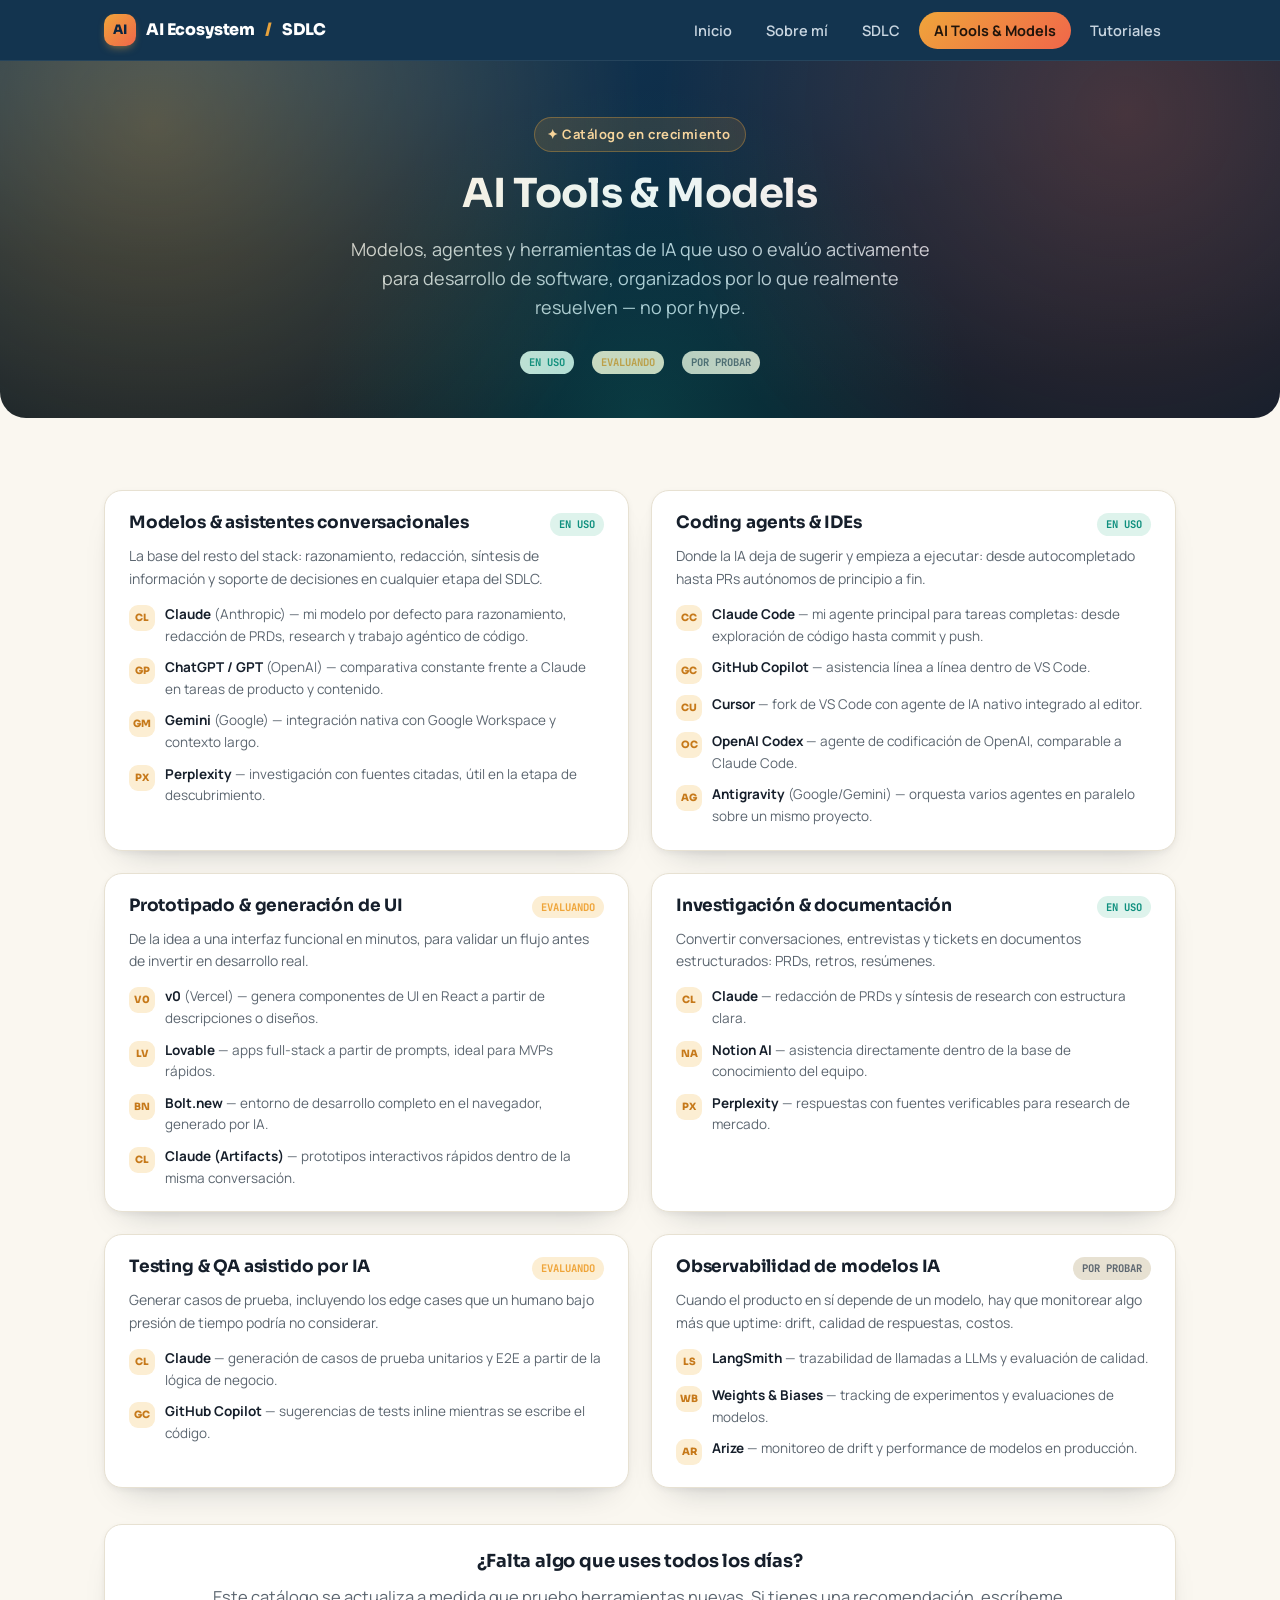
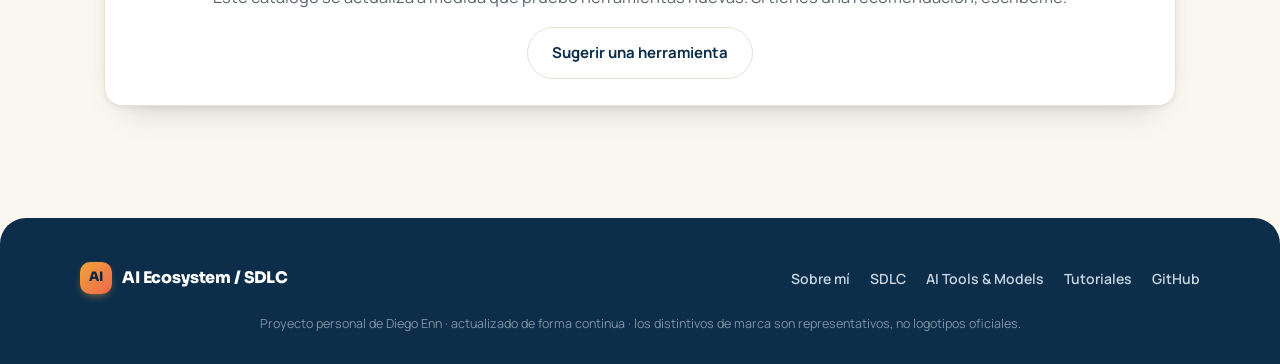
<file: tools.html>
<!DOCTYPE html>
<html lang="es">
<head>
<meta charset="UTF-8">
<meta name="viewport" content="width=device-width, initial-scale=1.0">
<title>AI Tools &amp; Models · AI Ecosystem</title>
<meta name="description" content="Catálogo curado de modelos y herramientas de IA para desarrollo de software: coding agents, prototipado, investigación y observabilidad.">
<link rel="icon" href="data:image/svg+xml,<svg xmlns=%22http://www.w3.org/2000/svg%22 viewBox=%220 0 100 100%22><rect width=%22100%22 height=%22100%22 rx=%2222%22 fill=%22%230B2540%22/><text x=%2250%22 y=%2266%22 font-size=%2255%22 text-anchor=%22middle%22 fill=%22%23E8A33D%22 font-family=%22sans-serif%22>AI</text></svg>">
<link rel="stylesheet" href="assets/css/style.css">
<style>
  .tool-card{ background:var(--paper); border:1px solid var(--line); border-radius:var(--radius-m); padding:22px 24px; box-shadow:var(--shadow-card); }
  .tool-card-head{ display:flex; align-items:flex-start; justify-content:space-between; gap:12px; margin-bottom:8px; }
  .tool-card h3{ font-size:17px; margin-bottom:4px; }
  .tool-card > p{ font-size:14px; margin-bottom:14px; }
  .status-pill{
    font-family:'JetBrains Mono',monospace; font-size:10.5px; font-weight:700; text-transform:uppercase;
    padding:3px 9px; border-radius:20px; white-space:nowrap; flex:none;
  }
  .status-pill.use{ background:var(--teal-bg); color:var(--teal); }
  .status-pill.eval{ background:var(--amber-bg); color:var(--amber); }
  .status-pill.watch{ background:var(--line); color:var(--sub); }
  .entry-list{ list-style:none; margin:0; padding:0; display:flex; flex-direction:column; gap:10px; }
  .entry-list li{ display:flex; gap:10px; align-items:flex-start; font-size:13.5px; color:var(--sub); }
  .entry-list .badge{ margin-top:1px; }
  .entry-list b{ color:var(--ink); }
</style>
</head>
<body>
<a class="skip-link" href="#main">Saltar al contenido</a>

<header class="site-header">
  <nav class="nav">
    <a class="brand" href="index.html">
      <span class="brand-mark">AI</span>
      AI Ecosystem <span style="color:#E8A33D;">/</span> SDLC
    </a>
    <button class="nav-toggle" aria-label="Abrir menú" aria-expanded="false">☰</button>
    <ul class="nav-links">
      <li><a href="index.html">Inicio</a></li>
      <li><a href="about.html">Sobre mí</a></li>
      <li><a href="sdlc.html">SDLC</a></li>
      <li><a href="tools.html" aria-current="page">AI Tools &amp; Models</a></li>
      <li><a href="tutorials.html">Tutoriales</a></li>
    </ul>
  </nav>
</header>

<main id="main">
  <div class="hero hero-sm">
    <div class="hero-inner">
      <div class="eyebrow">✦ Catálogo en crecimiento</div>
      <h1>AI Tools &amp; Models</h1>
      <p class="lead">
        Modelos, agentes y herramientas de IA que uso o evalúo activamente para desarrollo de software,
        organizados por lo que realmente resuelven — no por hype.
      </p>
      <div class="legend">
        <div class="legend-item"><span class="status-pill use">En uso</span></div>
        <div class="legend-item"><span class="status-pill eval">Evaluando</span></div>
        <div class="legend-item"><span class="status-pill watch">Por probar</span></div>
      </div>
    </div>
  </div>

  <section>
    <div class="container">

      <div class="grid grid-2">

        <div class="tool-card">
          <div class="tool-card-head">
            <div>
              <h3>Modelos &amp; asistentes conversacionales</h3>
            </div>
            <span class="status-pill use">En uso</span>
          </div>
          <p>La base del resto del stack: razonamiento, redacción, síntesis de información y soporte de decisiones en cualquier etapa del SDLC.</p>
          <ul class="entry-list">
            <li><span class="badge ai">CL</span><span><b>Claude</b> (Anthropic) — mi modelo por defecto para razonamiento, redacción de PRDs, research y trabajo agéntico de código.</span></li>
            <li><span class="badge ai">GP</span><span><b>ChatGPT / GPT</b> (OpenAI) — comparativa constante frente a Claude en tareas de producto y contenido.</span></li>
            <li><span class="badge ai">GM</span><span><b>Gemini</b> (Google) — integración nativa con Google Workspace y contexto largo.</span></li>
            <li><span class="badge ai">PX</span><span><b>Perplexity</b> — investigación con fuentes citadas, útil en la etapa de descubrimiento.</span></li>
          </ul>
        </div>

        <div class="tool-card">
          <div class="tool-card-head">
            <div><h3>Coding agents &amp; IDEs</h3></div>
            <span class="status-pill use">En uso</span>
          </div>
          <p>Donde la IA deja de sugerir y empieza a ejecutar: desde autocompletado hasta PRs autónomos de principio a fin.</p>
          <ul class="entry-list">
            <li><span class="badge ai">CC</span><span><b>Claude Code</b> — mi agente principal para tareas completas: desde exploración de código hasta commit y push.</span></li>
            <li><span class="badge ai">GC</span><span><b>GitHub Copilot</b> — asistencia línea a línea dentro de VS Code.</span></li>
            <li><span class="badge ai">CU</span><span><b>Cursor</b> — fork de VS Code con agente de IA nativo integrado al editor.</span></li>
            <li><span class="badge ai">OC</span><span><b>OpenAI Codex</b> — agente de codificación de OpenAI, comparable a Claude Code.</span></li>
            <li><span class="badge ai">AG</span><span><b>Antigravity</b> (Google/Gemini) — orquesta varios agentes en paralelo sobre un mismo proyecto.</span></li>
          </ul>
        </div>

        <div class="tool-card">
          <div class="tool-card-head">
            <div><h3>Prototipado &amp; generación de UI</h3></div>
            <span class="status-pill eval">Evaluando</span>
          </div>
          <p>De la idea a una interfaz funcional en minutos, para validar un flujo antes de invertir en desarrollo real.</p>
          <ul class="entry-list">
            <li><span class="badge ai">V0</span><span><b>v0</b> (Vercel) — genera componentes de UI en React a partir de descripciones o diseños.</span></li>
            <li><span class="badge ai">LV</span><span><b>Lovable</b> — apps full-stack a partir de prompts, ideal para MVPs rápidos.</span></li>
            <li><span class="badge ai">BN</span><span><b>Bolt.new</b> — entorno de desarrollo completo en el navegador, generado por IA.</span></li>
            <li><span class="badge ai">CL</span><span><b>Claude (Artifacts)</b> — prototipos interactivos rápidos dentro de la misma conversación.</span></li>
          </ul>
        </div>

        <div class="tool-card">
          <div class="tool-card-head">
            <div><h3>Investigación &amp; documentación</h3></div>
            <span class="status-pill use">En uso</span>
          </div>
          <p>Convertir conversaciones, entrevistas y tickets en documentos estructurados: PRDs, retros, resúmenes.</p>
          <ul class="entry-list">
            <li><span class="badge ai">CL</span><span><b>Claude</b> — redacción de PRDs y síntesis de research con estructura clara.</span></li>
            <li><span class="badge ai">NA</span><span><b>Notion AI</b> — asistencia directamente dentro de la base de conocimiento del equipo.</span></li>
            <li><span class="badge ai">PX</span><span><b>Perplexity</b> — respuestas con fuentes verificables para research de mercado.</span></li>
          </ul>
        </div>

        <div class="tool-card">
          <div class="tool-card-head">
            <div><h3>Testing &amp; QA asistido por IA</h3></div>
            <span class="status-pill eval">Evaluando</span>
          </div>
          <p>Generar casos de prueba, incluyendo los edge cases que un humano bajo presión de tiempo podría no considerar.</p>
          <ul class="entry-list">
            <li><span class="badge ai">CL</span><span><b>Claude</b> — generación de casos de prueba unitarios y E2E a partir de la lógica de negocio.</span></li>
            <li><span class="badge ai">GC</span><span><b>GitHub Copilot</b> — sugerencias de tests inline mientras se escribe el código.</span></li>
          </ul>
        </div>

        <div class="tool-card">
          <div class="tool-card-head">
            <div><h3>Observabilidad de modelos IA</h3></div>
            <span class="status-pill watch">Por probar</span>
          </div>
          <p>Cuando el producto en sí depende de un modelo, hay que monitorear algo más que uptime: drift, calidad de respuestas, costos.</p>
          <ul class="entry-list">
            <li><span class="badge ai">LS</span><span><b>LangSmith</b> — trazabilidad de llamadas a LLMs y evaluación de calidad.</span></li>
            <li><span class="badge ai">WB</span><span><b>Weights &amp; Biases</b> — tracking de experimentos y evaluaciones de modelos.</span></li>
            <li><span class="badge ai">AR</span><span><b>Arize</b> — monitoreo de drift y performance de modelos en producción.</span></li>
          </ul>
        </div>

      </div>

      <div class="card center" style="margin-top:36px;">
        <h2 style="font-size:18px;">¿Falta algo que uses todos los días?</h2>
        <p style="margin-bottom:0;">Este catálogo se actualiza a medida que pruebo herramientas nuevas. Si tienes una recomendación, escríbeme.</p>
        <div class="btn-row" style="margin-top:16px;">
          <a class="btn btn-outline" href="mailto:diegoenn@gmail.com">Sugerir una herramienta</a>
        </div>
      </div>

    </div>
  </section>
</main>

<footer class="site-footer">
  <div class="footer-inner">
    <div class="brand" style="color:#fff;">
      <span class="brand-mark">AI</span> AI Ecosystem / SDLC
    </div>
    <ul class="footer-links">
      <li><a href="about.html">Sobre mí</a></li>
      <li><a href="sdlc.html">SDLC</a></li>
      <li><a href="tools.html">AI Tools &amp; Models</a></li>
      <li><a href="tutorials.html">Tutoriales</a></li>
      <li><a href="https://github.com/diegoenn/aiecosystem" target="_blank" rel="noopener">GitHub</a></li>
    </ul>
  </div>
  <div class="footer-note">Proyecto personal de Diego Enn · actualizado de forma continua · los distintivos de marca son representativos, no logotipos oficiales.</div>
</footer>

<script src="assets/js/main.js"></script>
</body>
</html>
</file>
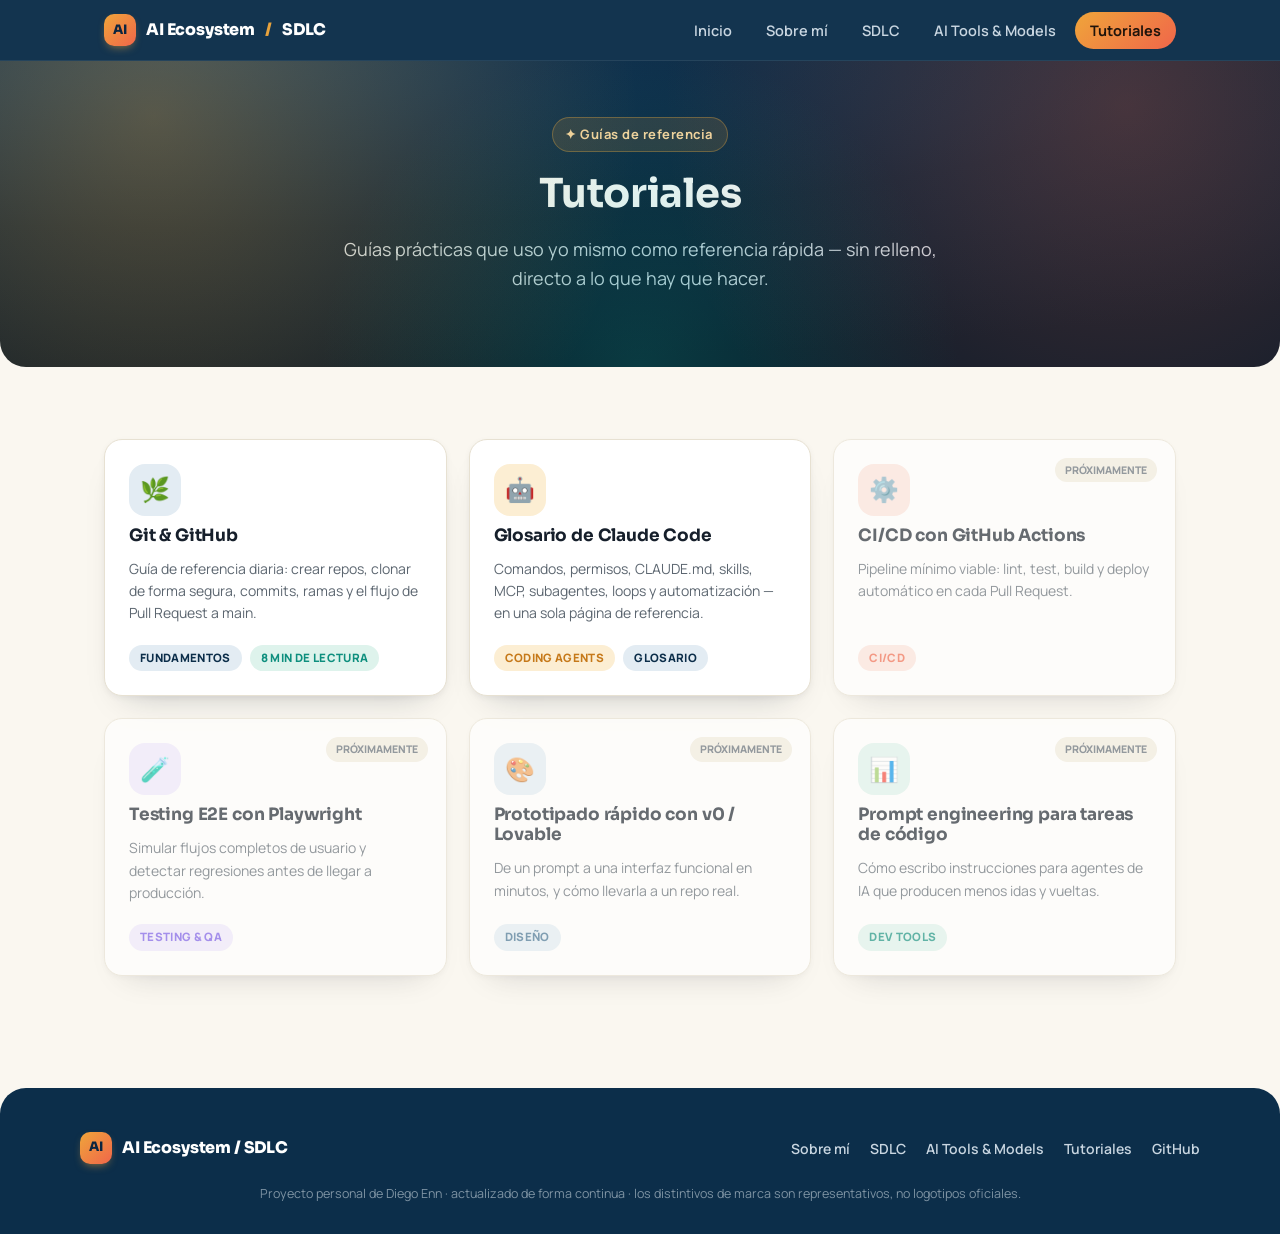
<file: tutorials.html>
<!DOCTYPE html>
<html lang="es">
<head>
<meta charset="UTF-8">
<meta name="viewport" content="width=device-width, initial-scale=1.0">
<title>Tutoriales · AI Ecosystem</title>
<meta name="description" content="Guías de referencia práctica: de Git y GitHub a flujos de trabajo con agentes de IA.">
<link rel="icon" href="data:image/svg+xml,<svg xmlns=%22http://www.w3.org/2000/svg%22 viewBox=%220 0 100 100%22><rect width=%22100%22 height=%22100%22 rx=%2222%22 fill=%22%230B2540%22/><text x=%2250%22 y=%2266%22 font-size=%2255%22 text-anchor=%22middle%22 fill=%22%23E8A33D%22 font-family=%22sans-serif%22>AI</text></svg>">
<link rel="stylesheet" href="assets/css/style.css">
<style>
  .tut-card{
    background:var(--paper); border:1px solid var(--line); border-radius:var(--radius-m);
    padding:24px; text-decoration:none; color:var(--ink); display:flex; flex-direction:column; gap:10px;
    box-shadow:var(--shadow-card); transition:transform .15s, box-shadow .15s;
  }
  a.tut-card:hover{ transform:translateY(-3px); box-shadow:0 14px 30px -18px rgba(16,32,43,0.35); }
  .tut-card h3{ font-size:17px; margin-bottom:2px; }
  .tut-card p{ font-size:14px; margin:0; }
  .tut-card .meta{ display:flex; gap:8px; flex-wrap:wrap; margin-top:auto; padding-top:10px; }
</style>
</head>
<body>
<a class="skip-link" href="#main">Saltar al contenido</a>

<header class="site-header">
  <nav class="nav">
    <a class="brand" href="index.html">
      <span class="brand-mark">AI</span>
      AI Ecosystem <span style="color:#E8A33D;">/</span> SDLC
    </a>
    <button class="nav-toggle" aria-label="Abrir menú" aria-expanded="false">☰</button>
    <ul class="nav-links">
      <li><a href="index.html">Inicio</a></li>
      <li><a href="about.html">Sobre mí</a></li>
      <li><a href="sdlc.html">SDLC</a></li>
      <li><a href="tools.html">AI Tools &amp; Models</a></li>
      <li><a href="tutorials.html" aria-current="page">Tutoriales</a></li>
    </ul>
  </nav>
</header>

<main id="main">
  <div class="hero hero-sm">
    <div class="hero-inner">
      <div class="eyebrow">✦ Guías de referencia</div>
      <h1>Tutoriales</h1>
      <p class="lead">Guías prácticas que uso yo mismo como referencia rápida — sin relleno, directo a lo que hay que hacer.</p>
    </div>
  </div>

  <section>
    <div class="container">
      <div class="grid grid-3">

        <a class="tut-card" href="tutorials/git-github.html">
          <div class="pillar-icon" style="background:var(--navy-bg); color:var(--navy);">🌿</div>
          <h3>Git &amp; GitHub</h3>
          <p>Guía de referencia diaria: crear repos, clonar de forma segura, commits, ramas y el flujo de Pull Request a main.</p>
          <div class="meta">
            <span class="tag pm">Fundamentos</span>
            <span class="tag dev">8 min de lectura</span>
          </div>
        </a>

        <a class="tut-card" href="tutorials/claude-code-glosario.html">
          <div class="pillar-icon" style="background:var(--amber-bg); color:var(--amber);">🤖</div>
          <h3>Glosario de Claude Code</h3>
          <p>Comandos, permisos, CLAUDE.md, skills, MCP, subagentes, loops y automatización — en una sola página de referencia.</p>
          <div class="meta">
            <span class="tag ai">Coding agents</span>
            <span class="tag pm">Glosario</span>
          </div>
        </a>

        <div class="tut-card soon-card">
          <span class="soon-badge">Próximamente</span>
          <div class="pillar-icon" style="background:var(--coral-bg); color:var(--coral);">⚙️</div>
          <h3>CI/CD con GitHub Actions</h3>
          <p>Pipeline mínimo viable: lint, test, build y deploy automático en cada Pull Request.</p>
          <div class="meta">
            <span class="tag infra">CI/CD</span>
          </div>
        </div>

        <div class="tut-card soon-card">
          <span class="soon-badge">Próximamente</span>
          <div class="pillar-icon" style="background:var(--violet-bg); color:var(--violet);">🧪</div>
          <h3>Testing E2E con Playwright</h3>
          <p>Simular flujos completos de usuario y detectar regresiones antes de llegar a producción.</p>
          <div class="meta">
            <span class="tag qa">Testing &amp; QA</span>
          </div>
        </div>

        <div class="tut-card soon-card">
          <span class="soon-badge">Próximamente</span>
          <div class="pillar-icon" style="background:var(--slateblue-bg); color:var(--slateblue);">🎨</div>
          <h3>Prototipado rápido con v0 / Lovable</h3>
          <p>De un prompt a una interfaz funcional en minutos, y cómo llevarla a un repo real.</p>
          <div class="meta">
            <span class="tag design">Diseño</span>
          </div>
        </div>

        <div class="tut-card soon-card">
          <span class="soon-badge">Próximamente</span>
          <div class="pillar-icon" style="background:var(--teal-bg); color:var(--teal);">📊</div>
          <h3>Prompt engineering para tareas de código</h3>
          <p>Cómo escribo instrucciones para agentes de IA que producen menos idas y vueltas.</p>
          <div class="meta">
            <span class="tag dev">Dev tools</span>
          </div>
        </div>

      </div>
    </div>
  </section>
</main>

<footer class="site-footer">
  <div class="footer-inner">
    <div class="brand" style="color:#fff;">
      <span class="brand-mark">AI</span> AI Ecosystem / SDLC
    </div>
    <ul class="footer-links">
      <li><a href="about.html">Sobre mí</a></li>
      <li><a href="sdlc.html">SDLC</a></li>
      <li><a href="tools.html">AI Tools &amp; Models</a></li>
      <li><a href="tutorials.html">Tutoriales</a></li>
      <li><a href="https://github.com/diegoenn/aiecosystem" target="_blank" rel="noopener">GitHub</a></li>
    </ul>
  </div>
  <div class="footer-note">Proyecto personal de Diego Enn · actualizado de forma continua · los distintivos de marca son representativos, no logotipos oficiales.</div>
</footer>

<script src="assets/js/main.js"></script>
</body>
</html>
</file>
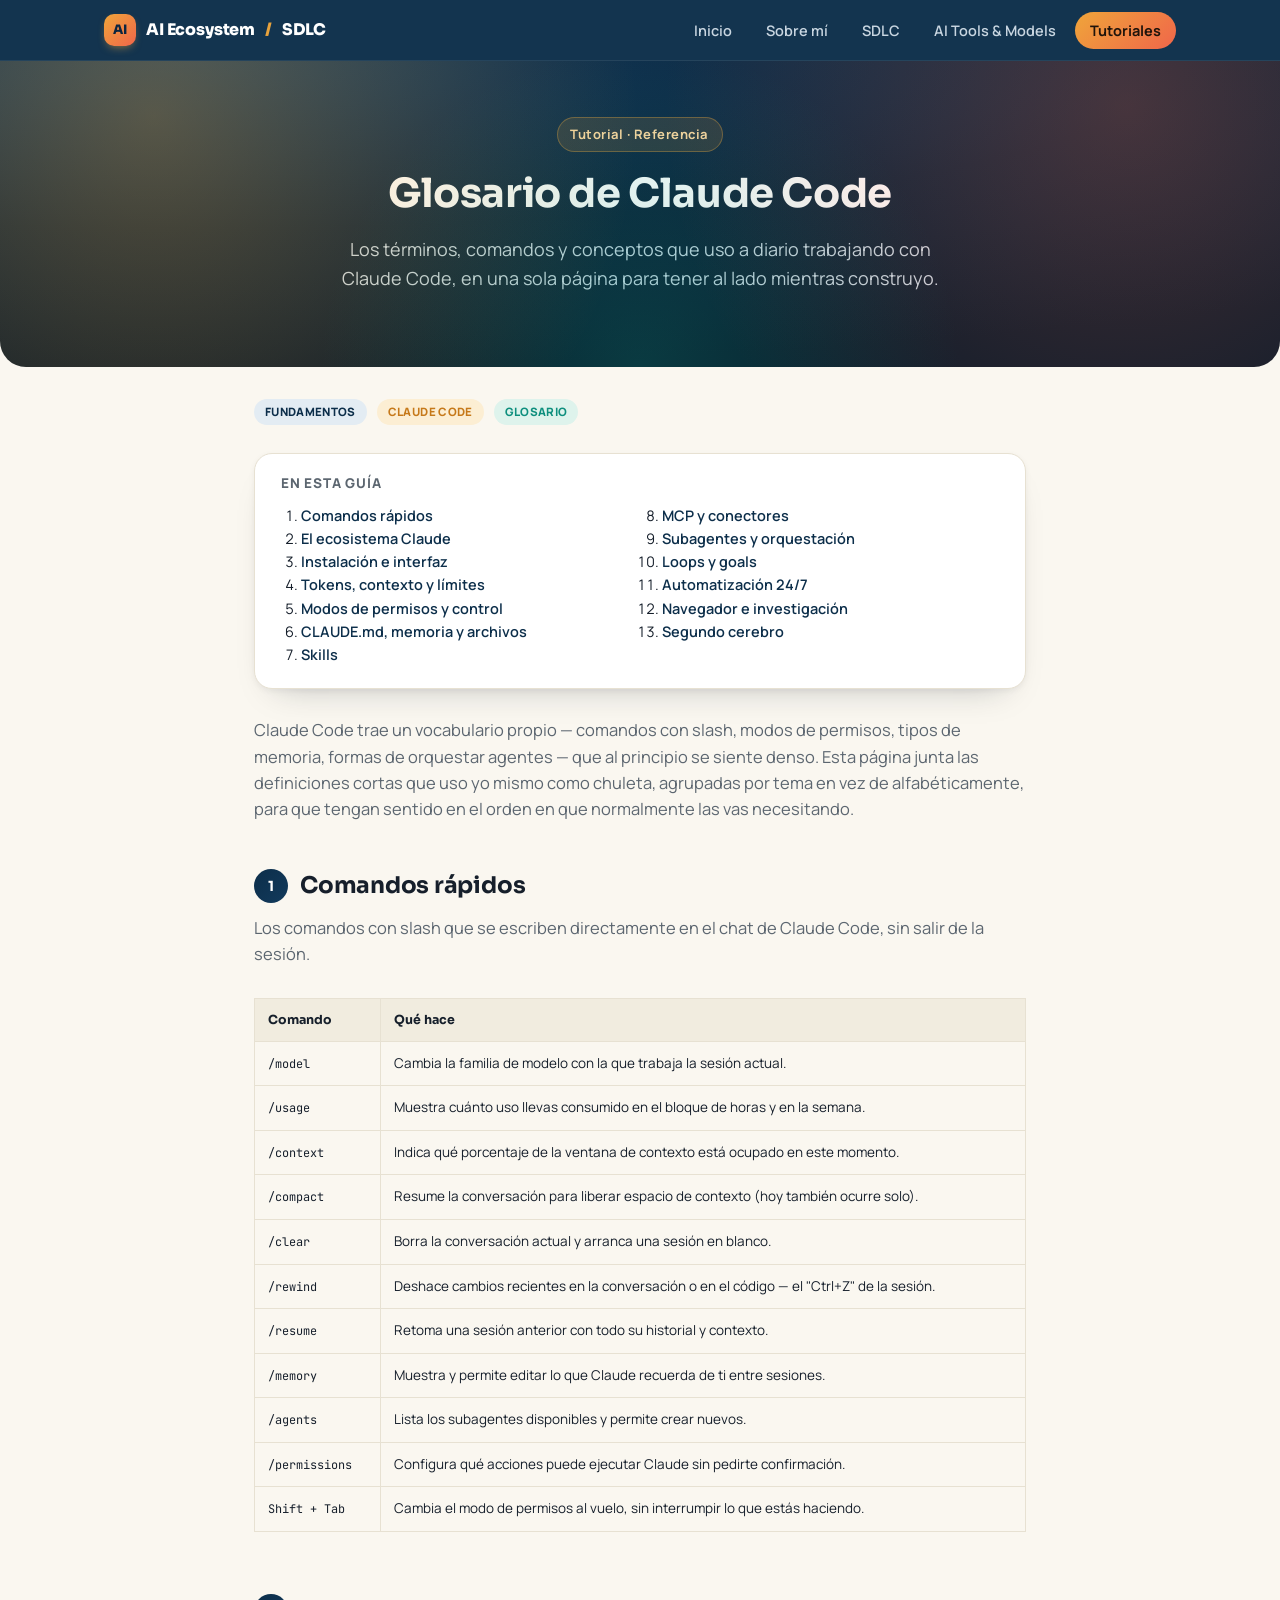
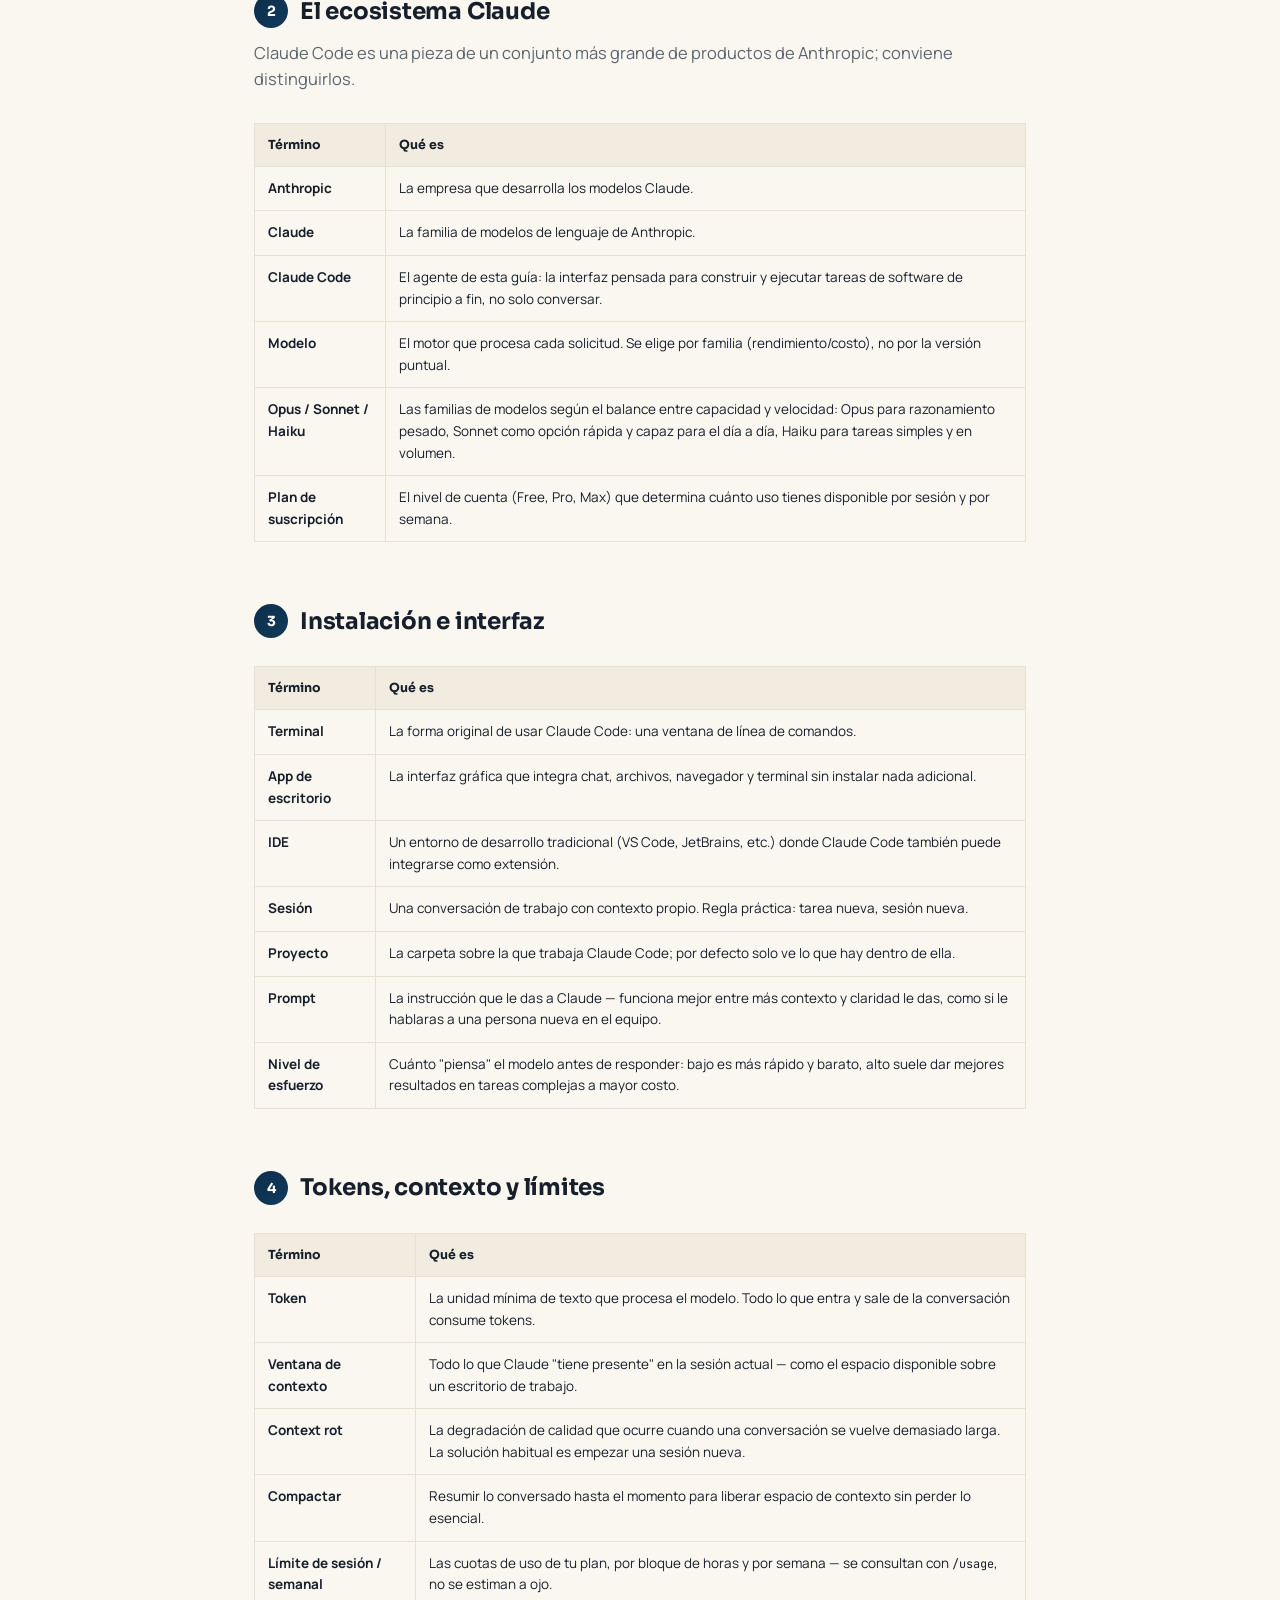
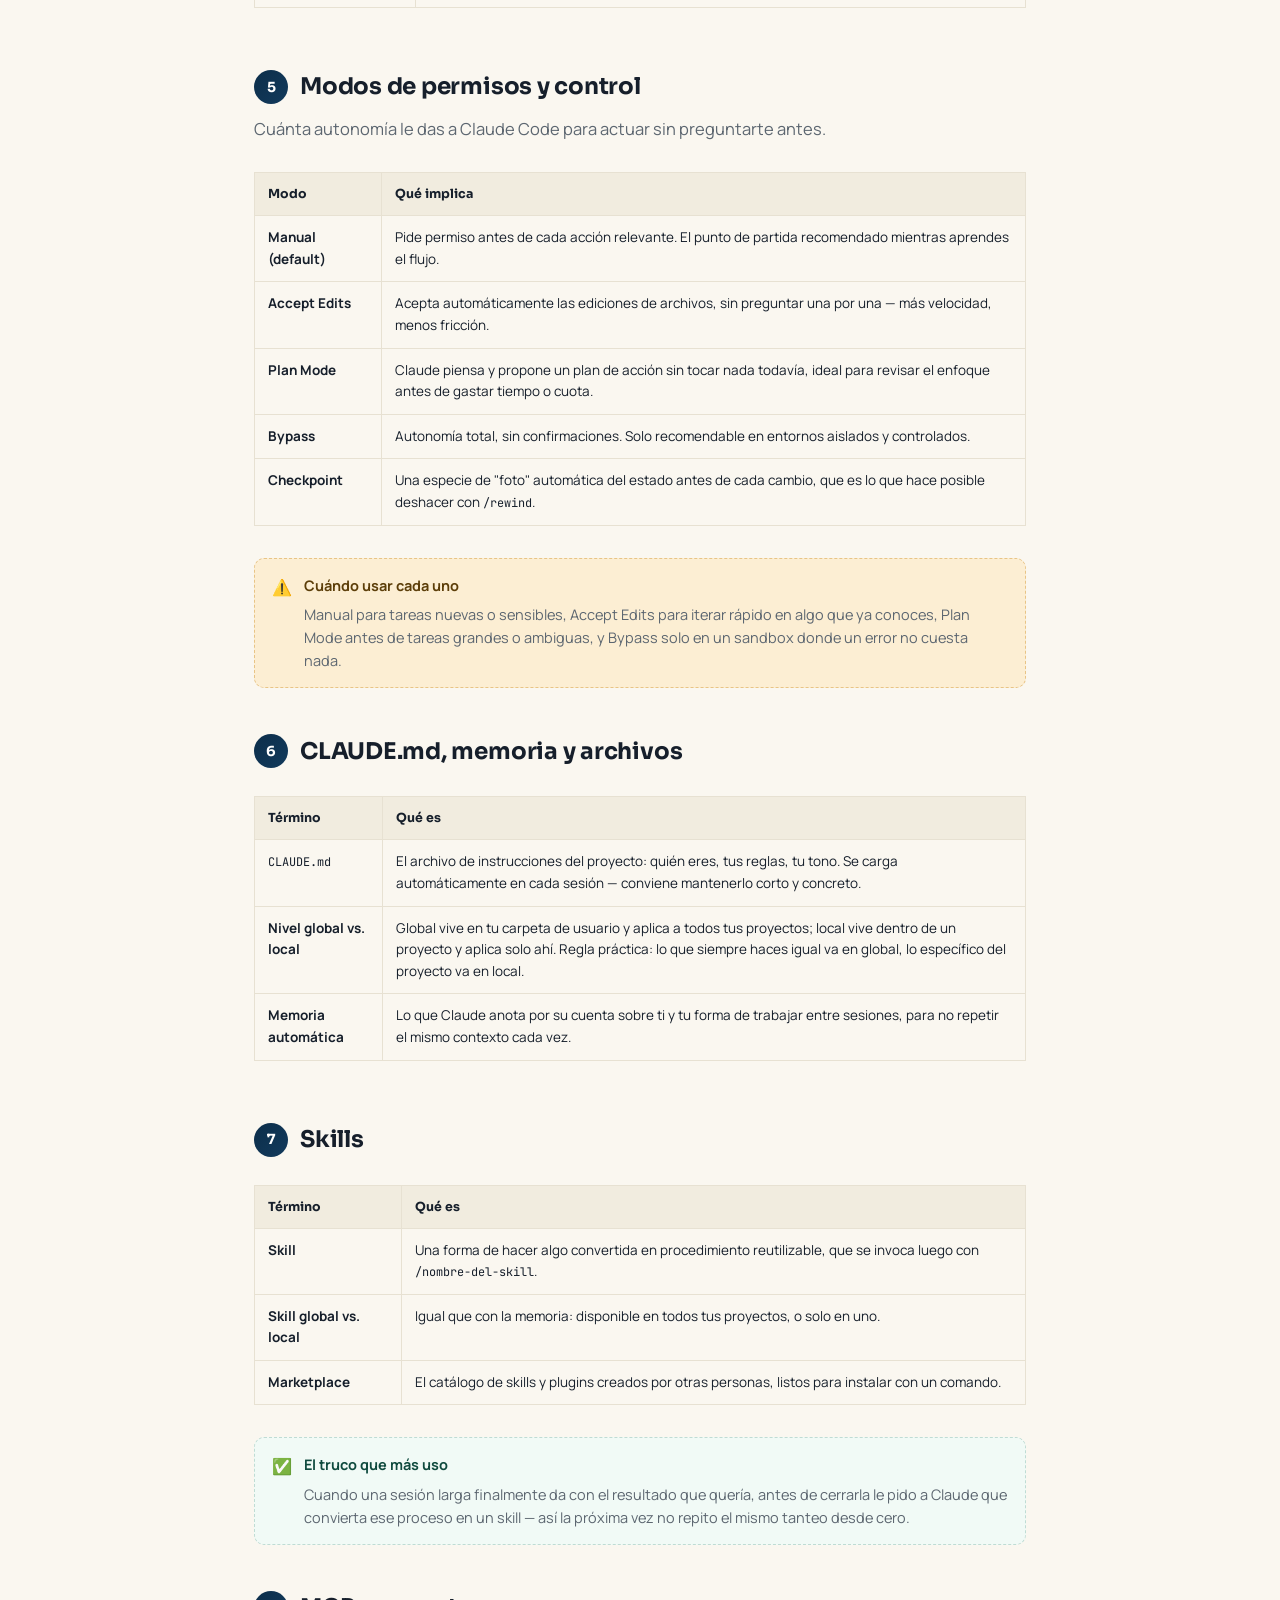
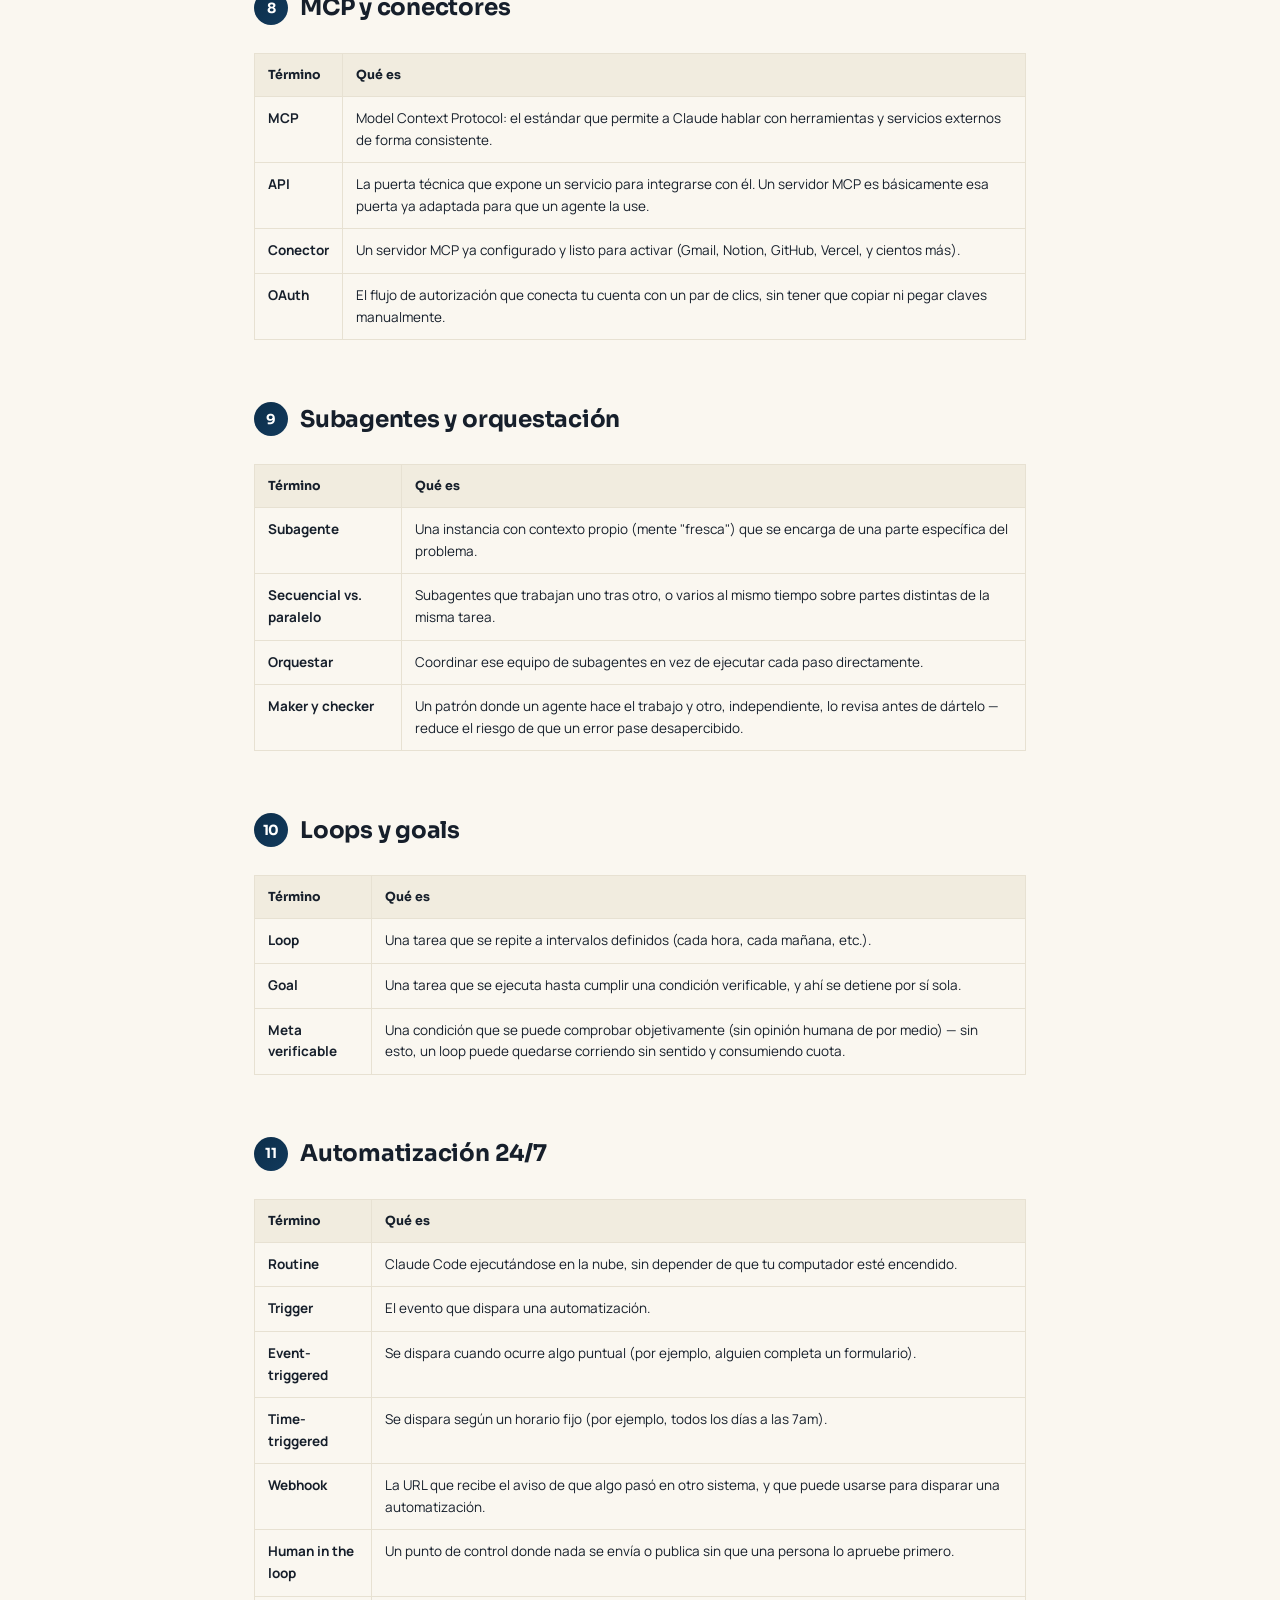
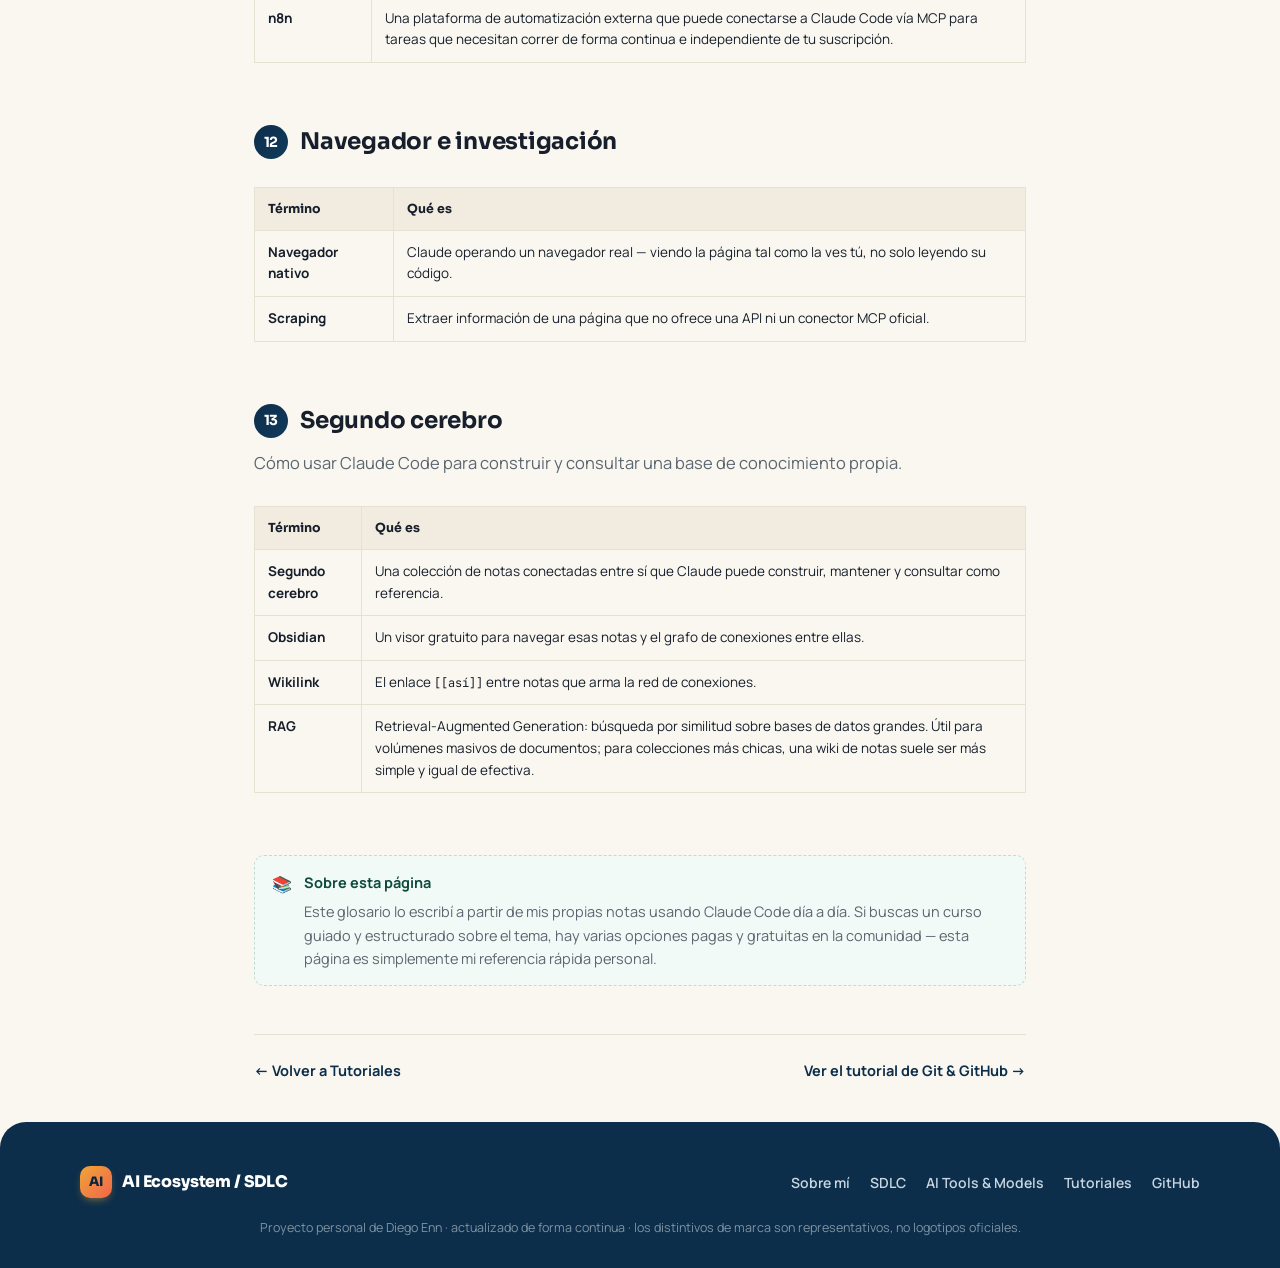
<file: tutorials/claude-code-glosario.html>
<!DOCTYPE html>
<html lang="es">
<head>
<meta charset="UTF-8">
<meta name="viewport" content="width=device-width, initial-scale=1.0">
<title>Glosario de Claude Code — Referencia rápida · AI Ecosystem</title>
<meta name="description" content="Glosario de referencia con los términos y comandos más usados de Claude Code: modelos, permisos, CLAUDE.md, skills, MCP, subagentes, loops y automatización.">
<link rel="icon" href="data:image/svg+xml,<svg xmlns=%22http://www.w3.org/2000/svg%22 viewBox=%220 0 100 100%22><rect width=%22100%22 height=%22100%22 rx=%2222%22 fill=%22%230B2540%22/><text x=%2250%22 y=%2266%22 font-size=%2255%22 text-anchor=%22middle%22 fill=%22%23E8A33D%22 font-family=%22sans-serif%22>AI</text></svg>">
<link rel="stylesheet" href="../assets/css/style.css">
</head>
<body>
<a class="skip-link" href="#main">Saltar al contenido</a>

<header class="site-header">
  <nav class="nav">
    <a class="brand" href="../index.html">
      <span class="brand-mark">AI</span>
      AI Ecosystem <span style="color:#E8A33D;">/</span> SDLC
    </a>
    <button class="nav-toggle" aria-label="Abrir menú" aria-expanded="false">☰</button>
    <ul class="nav-links">
      <li><a href="../index.html">Inicio</a></li>
      <li><a href="../about.html">Sobre mí</a></li>
      <li><a href="../sdlc.html">SDLC</a></li>
      <li><a href="../tools.html">AI Tools &amp; Models</a></li>
      <li><a href="../tutorials.html" aria-current="page">Tutoriales</a></li>
    </ul>
  </nav>
</header>

<main id="main">
  <div class="hero hero-sm">
    <div class="hero-inner">
      <div class="eyebrow">Tutorial · Referencia</div>
      <h1>Glosario de Claude Code</h1>
      <p class="lead">Los términos, comandos y conceptos que uso a diario trabajando con Claude Code, en una sola página para tener al lado mientras construyo.</p>
    </div>
  </div>

  <div class="container-narrow">
    <div class="meta-row" style="margin-top:32px;">
      <span class="tag pm">Fundamentos</span>
      <span class="tag ai">Claude Code</span>
      <span class="tag dev">Glosario</span>
    </div>

    <nav class="toc" aria-label="Tabla de contenido">
      <h2>En esta guía</h2>
      <ol>
        <li><a href="#comandos">Comandos rápidos</a></li>
        <li><a href="#ecosistema">El ecosistema Claude</a></li>
        <li><a href="#interfaz">Instalación e interfaz</a></li>
        <li><a href="#contexto">Tokens, contexto y límites</a></li>
        <li><a href="#permisos">Modos de permisos y control</a></li>
        <li><a href="#memoria">CLAUDE.md, memoria y archivos</a></li>
        <li><a href="#skills">Skills</a></li>
        <li><a href="#mcp">MCP y conectores</a></li>
        <li><a href="#subagentes">Subagentes y orquestación</a></li>
        <li><a href="#loops">Loops y goals</a></li>
        <li><a href="#automatizacion">Automatización 24/7</a></li>
        <li><a href="#investigacion">Navegador e investigación</a></li>
        <li><a href="#segundo-cerebro">Segundo cerebro</a></li>
      </ol>
    </nav>

    <p>
      Claude Code trae un vocabulario propio — comandos con slash, modos de permisos, tipos de memoria,
      formas de orquestar agentes — que al principio se siente denso. Esta página junta las definiciones
      cortas que uso yo mismo como chuleta, agrupadas por tema en vez de alfabéticamente, para que tengan
      sentido en el orden en que normalmente las vas necesitando.
    </p>

    <!-- 1 -->
    <div class="tut-section" id="comandos">
      <h2><span class="num">1</span>Comandos rápidos</h2>
      <p>Los comandos con slash que se escriben directamente en el chat de Claude Code, sin salir de la sesión.</p>
      <div class="table-scroll" style="overflow-x:auto;">
        <table class="ref-table">
          <thead><tr><th>Comando</th><th>Qué hace</th></tr></thead>
          <tbody>
            <tr><td><code>/model</code></td><td>Cambia la familia de modelo con la que trabaja la sesión actual.</td></tr>
            <tr><td><code>/usage</code></td><td>Muestra cuánto uso llevas consumido en el bloque de horas y en la semana.</td></tr>
            <tr><td><code>/context</code></td><td>Indica qué porcentaje de la ventana de contexto está ocupado en este momento.</td></tr>
            <tr><td><code>/compact</code></td><td>Resume la conversación para liberar espacio de contexto (hoy también ocurre solo).</td></tr>
            <tr><td><code>/clear</code></td><td>Borra la conversación actual y arranca una sesión en blanco.</td></tr>
            <tr><td><code>/rewind</code></td><td>Deshace cambios recientes en la conversación o en el código — el "Ctrl+Z" de la sesión.</td></tr>
            <tr><td><code>/resume</code></td><td>Retoma una sesión anterior con todo su historial y contexto.</td></tr>
            <tr><td><code>/memory</code></td><td>Muestra y permite editar lo que Claude recuerda de ti entre sesiones.</td></tr>
            <tr><td><code>/agents</code></td><td>Lista los subagentes disponibles y permite crear nuevos.</td></tr>
            <tr><td><code>/permissions</code></td><td>Configura qué acciones puede ejecutar Claude sin pedirte confirmación.</td></tr>
            <tr><td><code>Shift + Tab</code></td><td>Cambia el modo de permisos al vuelo, sin interrumpir lo que estás haciendo.</td></tr>
          </tbody>
        </table>
      </div>
    </div>

    <!-- 2 -->
    <div class="tut-section" id="ecosistema">
      <h2><span class="num">2</span>El ecosistema Claude</h2>
      <p>Claude Code es una pieza de un conjunto más grande de productos de Anthropic; conviene distinguirlos.</p>
      <div class="table-scroll" style="overflow-x:auto;">
        <table class="ref-table">
          <thead><tr><th>Término</th><th>Qué es</th></tr></thead>
          <tbody>
            <tr><td><b>Anthropic</b></td><td>La empresa que desarrolla los modelos Claude.</td></tr>
            <tr><td><b>Claude</b></td><td>La familia de modelos de lenguaje de Anthropic.</td></tr>
            <tr><td><b>Claude Code</b></td><td>El agente de esta guía: la interfaz pensada para construir y ejecutar tareas de software de principio a fin, no solo conversar.</td></tr>
            <tr><td><b>Modelo</b></td><td>El motor que procesa cada solicitud. Se elige por familia (rendimiento/costo), no por la versión puntual.</td></tr>
            <tr><td><b>Opus / Sonnet / Haiku</b></td><td>Las familias de modelos según el balance entre capacidad y velocidad: Opus para razonamiento pesado, Sonnet como opción rápida y capaz para el día a día, Haiku para tareas simples y en volumen.</td></tr>
            <tr><td><b>Plan de suscripción</b></td><td>El nivel de cuenta (Free, Pro, Max) que determina cuánto uso tienes disponible por sesión y por semana.</td></tr>
          </tbody>
        </table>
      </div>
    </div>

    <!-- 3 -->
    <div class="tut-section" id="interfaz">
      <h2><span class="num">3</span>Instalación e interfaz</h2>
      <div class="table-scroll" style="overflow-x:auto;">
        <table class="ref-table">
          <thead><tr><th>Término</th><th>Qué es</th></tr></thead>
          <tbody>
            <tr><td><b>Terminal</b></td><td>La forma original de usar Claude Code: una ventana de línea de comandos.</td></tr>
            <tr><td><b>App de escritorio</b></td><td>La interfaz gráfica que integra chat, archivos, navegador y terminal sin instalar nada adicional.</td></tr>
            <tr><td><b>IDE</b></td><td>Un entorno de desarrollo tradicional (VS Code, JetBrains, etc.) donde Claude Code también puede integrarse como extensión.</td></tr>
            <tr><td><b>Sesión</b></td><td>Una conversación de trabajo con contexto propio. Regla práctica: tarea nueva, sesión nueva.</td></tr>
            <tr><td><b>Proyecto</b></td><td>La carpeta sobre la que trabaja Claude Code; por defecto solo ve lo que hay dentro de ella.</td></tr>
            <tr><td><b>Prompt</b></td><td>La instrucción que le das a Claude — funciona mejor entre más contexto y claridad le das, como si le hablaras a una persona nueva en el equipo.</td></tr>
            <tr><td><b>Nivel de esfuerzo</b></td><td>Cuánto "piensa" el modelo antes de responder: bajo es más rápido y barato, alto suele dar mejores resultados en tareas complejas a mayor costo.</td></tr>
          </tbody>
        </table>
      </div>
    </div>

    <!-- 4 -->
    <div class="tut-section" id="contexto">
      <h2><span class="num">4</span>Tokens, contexto y límites</h2>
      <div class="table-scroll" style="overflow-x:auto;">
        <table class="ref-table">
          <thead><tr><th>Término</th><th>Qué es</th></tr></thead>
          <tbody>
            <tr><td><b>Token</b></td><td>La unidad mínima de texto que procesa el modelo. Todo lo que entra y sale de la conversación consume tokens.</td></tr>
            <tr><td><b>Ventana de contexto</b></td><td>Todo lo que Claude "tiene presente" en la sesión actual — como el espacio disponible sobre un escritorio de trabajo.</td></tr>
            <tr><td><b>Context rot</b></td><td>La degradación de calidad que ocurre cuando una conversación se vuelve demasiado larga. La solución habitual es empezar una sesión nueva.</td></tr>
            <tr><td><b>Compactar</b></td><td>Resumir lo conversado hasta el momento para liberar espacio de contexto sin perder lo esencial.</td></tr>
            <tr><td><b>Límite de sesión / semanal</b></td><td>Las cuotas de uso de tu plan, por bloque de horas y por semana — se consultan con <code>/usage</code>, no se estiman a ojo.</td></tr>
          </tbody>
        </table>
      </div>
    </div>

    <!-- 5 -->
    <div class="tut-section" id="permisos">
      <h2><span class="num">5</span>Modos de permisos y control</h2>
      <p>Cuánta autonomía le das a Claude Code para actuar sin preguntarte antes.</p>
      <div class="table-scroll" style="overflow-x:auto;">
        <table class="ref-table">
          <thead><tr><th>Modo</th><th>Qué implica</th></tr></thead>
          <tbody>
            <tr><td><b>Manual (default)</b></td><td>Pide permiso antes de cada acción relevante. El punto de partida recomendado mientras aprendes el flujo.</td></tr>
            <tr><td><b>Accept Edits</b></td><td>Acepta automáticamente las ediciones de archivos, sin preguntar una por una — más velocidad, menos fricción.</td></tr>
            <tr><td><b>Plan Mode</b></td><td>Claude piensa y propone un plan de acción sin tocar nada todavía, ideal para revisar el enfoque antes de gastar tiempo o cuota.</td></tr>
            <tr><td><b>Bypass</b></td><td>Autonomía total, sin confirmaciones. Solo recomendable en entornos aislados y controlados.</td></tr>
            <tr><td><b>Checkpoint</b></td><td>Una especie de "foto" automática del estado antes de cada cambio, que es lo que hace posible deshacer con <code>/rewind</code>.</td></tr>
          </tbody>
        </table>
      </div>
      <div class="callout warn">
        <span class="callout-icon">⚠️</span>
        <div>
          <b>Cuándo usar cada uno</b>
          <p style="margin:6px 0 0;">Manual para tareas nuevas o sensibles, Accept Edits para iterar rápido en algo que ya conoces, Plan Mode antes de tareas grandes o ambiguas, y Bypass solo en un sandbox donde un error no cuesta nada.</p>
        </div>
      </div>
    </div>

    <!-- 6 -->
    <div class="tut-section" id="memoria">
      <h2><span class="num">6</span>CLAUDE.md, memoria y archivos</h2>
      <div class="table-scroll" style="overflow-x:auto;">
        <table class="ref-table">
          <thead><tr><th>Término</th><th>Qué es</th></tr></thead>
          <tbody>
            <tr><td><code>CLAUDE.md</code></td><td>El archivo de instrucciones del proyecto: quién eres, tus reglas, tu tono. Se carga automáticamente en cada sesión — conviene mantenerlo corto y concreto.</td></tr>
            <tr><td><b>Nivel global vs. local</b></td><td>Global vive en tu carpeta de usuario y aplica a todos tus proyectos; local vive dentro de un proyecto y aplica solo ahí. Regla práctica: lo que siempre haces igual va en global, lo específico del proyecto va en local.</td></tr>
            <tr><td><b>Memoria automática</b></td><td>Lo que Claude anota por su cuenta sobre ti y tu forma de trabajar entre sesiones, para no repetir el mismo contexto cada vez.</td></tr>
          </tbody>
        </table>
      </div>
    </div>

    <!-- 7 -->
    <div class="tut-section" id="skills">
      <h2><span class="num">7</span>Skills</h2>
      <div class="table-scroll" style="overflow-x:auto;">
        <table class="ref-table">
          <thead><tr><th>Término</th><th>Qué es</th></tr></thead>
          <tbody>
            <tr><td><b>Skill</b></td><td>Una forma de hacer algo convertida en procedimiento reutilizable, que se invoca luego con <code>/nombre-del-skill</code>.</td></tr>
            <tr><td><b>Skill global vs. local</b></td><td>Igual que con la memoria: disponible en todos tus proyectos, o solo en uno.</td></tr>
            <tr><td><b>Marketplace</b></td><td>El catálogo de skills y plugins creados por otras personas, listos para instalar con un comando.</td></tr>
          </tbody>
        </table>
      </div>
      <div class="callout good">
        <span class="callout-icon">✅</span>
        <div>
          <b>El truco que más uso</b>
          <p style="margin:6px 0 0;">Cuando una sesión larga finalmente da con el resultado que quería, antes de cerrarla le pido a Claude que convierta ese proceso en un skill — así la próxima vez no repito el mismo tanteo desde cero.</p>
        </div>
      </div>
    </div>

    <!-- 8 -->
    <div class="tut-section" id="mcp">
      <h2><span class="num">8</span>MCP y conectores</h2>
      <div class="table-scroll" style="overflow-x:auto;">
        <table class="ref-table">
          <thead><tr><th>Término</th><th>Qué es</th></tr></thead>
          <tbody>
            <tr><td><b>MCP</b></td><td>Model Context Protocol: el estándar que permite a Claude hablar con herramientas y servicios externos de forma consistente.</td></tr>
            <tr><td><b>API</b></td><td>La puerta técnica que expone un servicio para integrarse con él. Un servidor MCP es básicamente esa puerta ya adaptada para que un agente la use.</td></tr>
            <tr><td><b>Conector</b></td><td>Un servidor MCP ya configurado y listo para activar (Gmail, Notion, GitHub, Vercel, y cientos más).</td></tr>
            <tr><td><b>OAuth</b></td><td>El flujo de autorización que conecta tu cuenta con un par de clics, sin tener que copiar ni pegar claves manualmente.</td></tr>
          </tbody>
        </table>
      </div>
    </div>

    <!-- 9 -->
    <div class="tut-section" id="subagentes">
      <h2><span class="num">9</span>Subagentes y orquestación</h2>
      <div class="table-scroll" style="overflow-x:auto;">
        <table class="ref-table">
          <thead><tr><th>Término</th><th>Qué es</th></tr></thead>
          <tbody>
            <tr><td><b>Subagente</b></td><td>Una instancia con contexto propio (mente "fresca") que se encarga de una parte específica del problema.</td></tr>
            <tr><td><b>Secuencial vs. paralelo</b></td><td>Subagentes que trabajan uno tras otro, o varios al mismo tiempo sobre partes distintas de la misma tarea.</td></tr>
            <tr><td><b>Orquestar</b></td><td>Coordinar ese equipo de subagentes en vez de ejecutar cada paso directamente.</td></tr>
            <tr><td><b>Maker y checker</b></td><td>Un patrón donde un agente hace el trabajo y otro, independiente, lo revisa antes de dártelo — reduce el riesgo de que un error pase desapercibido.</td></tr>
          </tbody>
        </table>
      </div>
    </div>

    <!-- 10 -->
    <div class="tut-section" id="loops">
      <h2><span class="num">10</span>Loops y goals</h2>
      <div class="table-scroll" style="overflow-x:auto;">
        <table class="ref-table">
          <thead><tr><th>Término</th><th>Qué es</th></tr></thead>
          <tbody>
            <tr><td><b>Loop</b></td><td>Una tarea que se repite a intervalos definidos (cada hora, cada mañana, etc.).</td></tr>
            <tr><td><b>Goal</b></td><td>Una tarea que se ejecuta hasta cumplir una condición verificable, y ahí se detiene por sí sola.</td></tr>
            <tr><td><b>Meta verificable</b></td><td>Una condición que se puede comprobar objetivamente (sin opinión humana de por medio) — sin esto, un loop puede quedarse corriendo sin sentido y consumiendo cuota.</td></tr>
          </tbody>
        </table>
      </div>
    </div>

    <!-- 11 -->
    <div class="tut-section" id="automatizacion">
      <h2><span class="num">11</span>Automatización 24/7</h2>
      <div class="table-scroll" style="overflow-x:auto;">
        <table class="ref-table">
          <thead><tr><th>Término</th><th>Qué es</th></tr></thead>
          <tbody>
            <tr><td><b>Routine</b></td><td>Claude Code ejecutándose en la nube, sin depender de que tu computador esté encendido.</td></tr>
            <tr><td><b>Trigger</b></td><td>El evento que dispara una automatización.</td></tr>
            <tr><td><b>Event-triggered</b></td><td>Se dispara cuando ocurre algo puntual (por ejemplo, alguien completa un formulario).</td></tr>
            <tr><td><b>Time-triggered</b></td><td>Se dispara según un horario fijo (por ejemplo, todos los días a las 7am).</td></tr>
            <tr><td><b>Webhook</b></td><td>La URL que recibe el aviso de que algo pasó en otro sistema, y que puede usarse para disparar una automatización.</td></tr>
            <tr><td><b>Human in the loop</b></td><td>Un punto de control donde nada se envía o publica sin que una persona lo apruebe primero.</td></tr>
            <tr><td><b>n8n</b></td><td>Una plataforma de automatización externa que puede conectarse a Claude Code vía MCP para tareas que necesitan correr de forma continua e independiente de tu suscripción.</td></tr>
          </tbody>
        </table>
      </div>
    </div>

    <!-- 12 -->
    <div class="tut-section" id="investigacion">
      <h2><span class="num">12</span>Navegador e investigación</h2>
      <div class="table-scroll" style="overflow-x:auto;">
        <table class="ref-table">
          <thead><tr><th>Término</th><th>Qué es</th></tr></thead>
          <tbody>
            <tr><td><b>Navegador nativo</b></td><td>Claude operando un navegador real — viendo la página tal como la ves tú, no solo leyendo su código.</td></tr>
            <tr><td><b>Scraping</b></td><td>Extraer información de una página que no ofrece una API ni un conector MCP oficial.</td></tr>
          </tbody>
        </table>
      </div>
    </div>

    <!-- 13 -->
    <div class="tut-section" id="segundo-cerebro">
      <h2><span class="num">13</span>Segundo cerebro</h2>
      <p>Cómo usar Claude Code para construir y consultar una base de conocimiento propia.</p>
      <div class="table-scroll" style="overflow-x:auto;">
        <table class="ref-table">
          <thead><tr><th>Término</th><th>Qué es</th></tr></thead>
          <tbody>
            <tr><td><b>Segundo cerebro</b></td><td>Una colección de notas conectadas entre sí que Claude puede construir, mantener y consultar como referencia.</td></tr>
            <tr><td><b>Obsidian</b></td><td>Un visor gratuito para navegar esas notas y el grafo de conexiones entre ellas.</td></tr>
            <tr><td><b>Wikilink</b></td><td>El enlace <code>[[así]]</code> entre notas que arma la red de conexiones.</td></tr>
            <tr><td><b>RAG</b></td><td>Retrieval-Augmented Generation: búsqueda por similitud sobre bases de datos grandes. Útil para volúmenes masivos de documentos; para colecciones más chicas, una wiki de notas suele ser más simple y igual de efectiva.</td></tr>
          </tbody>
        </table>
      </div>
    </div>

    <div class="callout good" style="margin-top:44px;">
      <span class="callout-icon">📚</span>
      <div>
        <b>Sobre esta página</b>
        <p style="margin:6px 0 0;">Este glosario lo escribí a partir de mis propias notas usando Claude Code día a día. Si buscas un curso guiado y estructurado sobre el tema, hay varias opciones pagas y gratuitas en la comunidad — esta página es simplemente mi referencia rápida personal.</p>
      </div>
    </div>

    <div class="tut-nav">
      <a href="../tutorials.html">← Volver a Tutoriales</a>
      <a href="git-github.html">Ver el tutorial de Git &amp; GitHub →</a>
    </div>
  </div>
</main>

<footer class="site-footer">
  <div class="footer-inner">
    <div class="brand" style="color:#fff;">
      <span class="brand-mark">AI</span> AI Ecosystem / SDLC
    </div>
    <ul class="footer-links">
      <li><a href="../about.html">Sobre mí</a></li>
      <li><a href="../sdlc.html">SDLC</a></li>
      <li><a href="../tools.html">AI Tools &amp; Models</a></li>
      <li><a href="../tutorials.html">Tutoriales</a></li>
      <li><a href="https://github.com/diegoenn/aiecosystem" target="_blank" rel="noopener">GitHub</a></li>
    </ul>
  </div>
  <div class="footer-note">Proyecto personal de Diego Enn · actualizado de forma continua · los distintivos de marca son representativos, no logotipos oficiales.</div>
</footer>

<script src="../assets/js/main.js"></script>
</body>
</html>
</file>
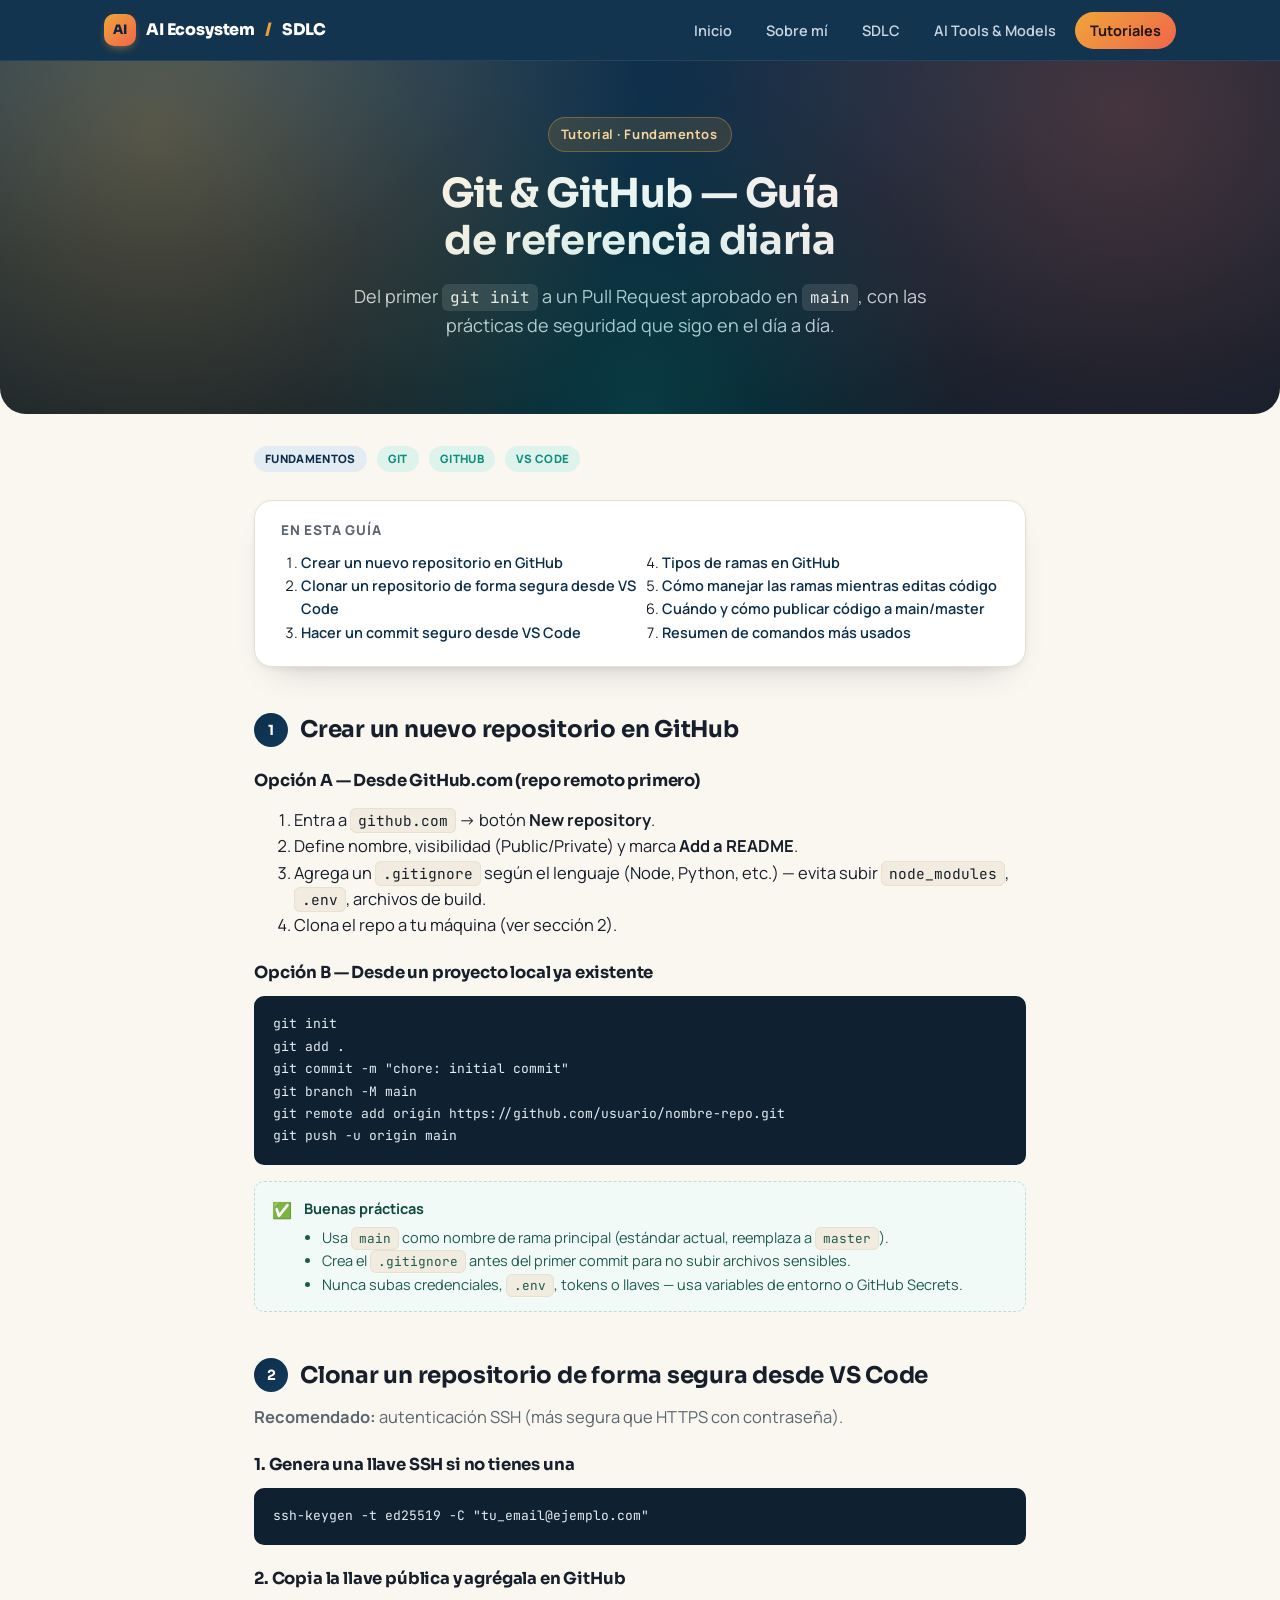
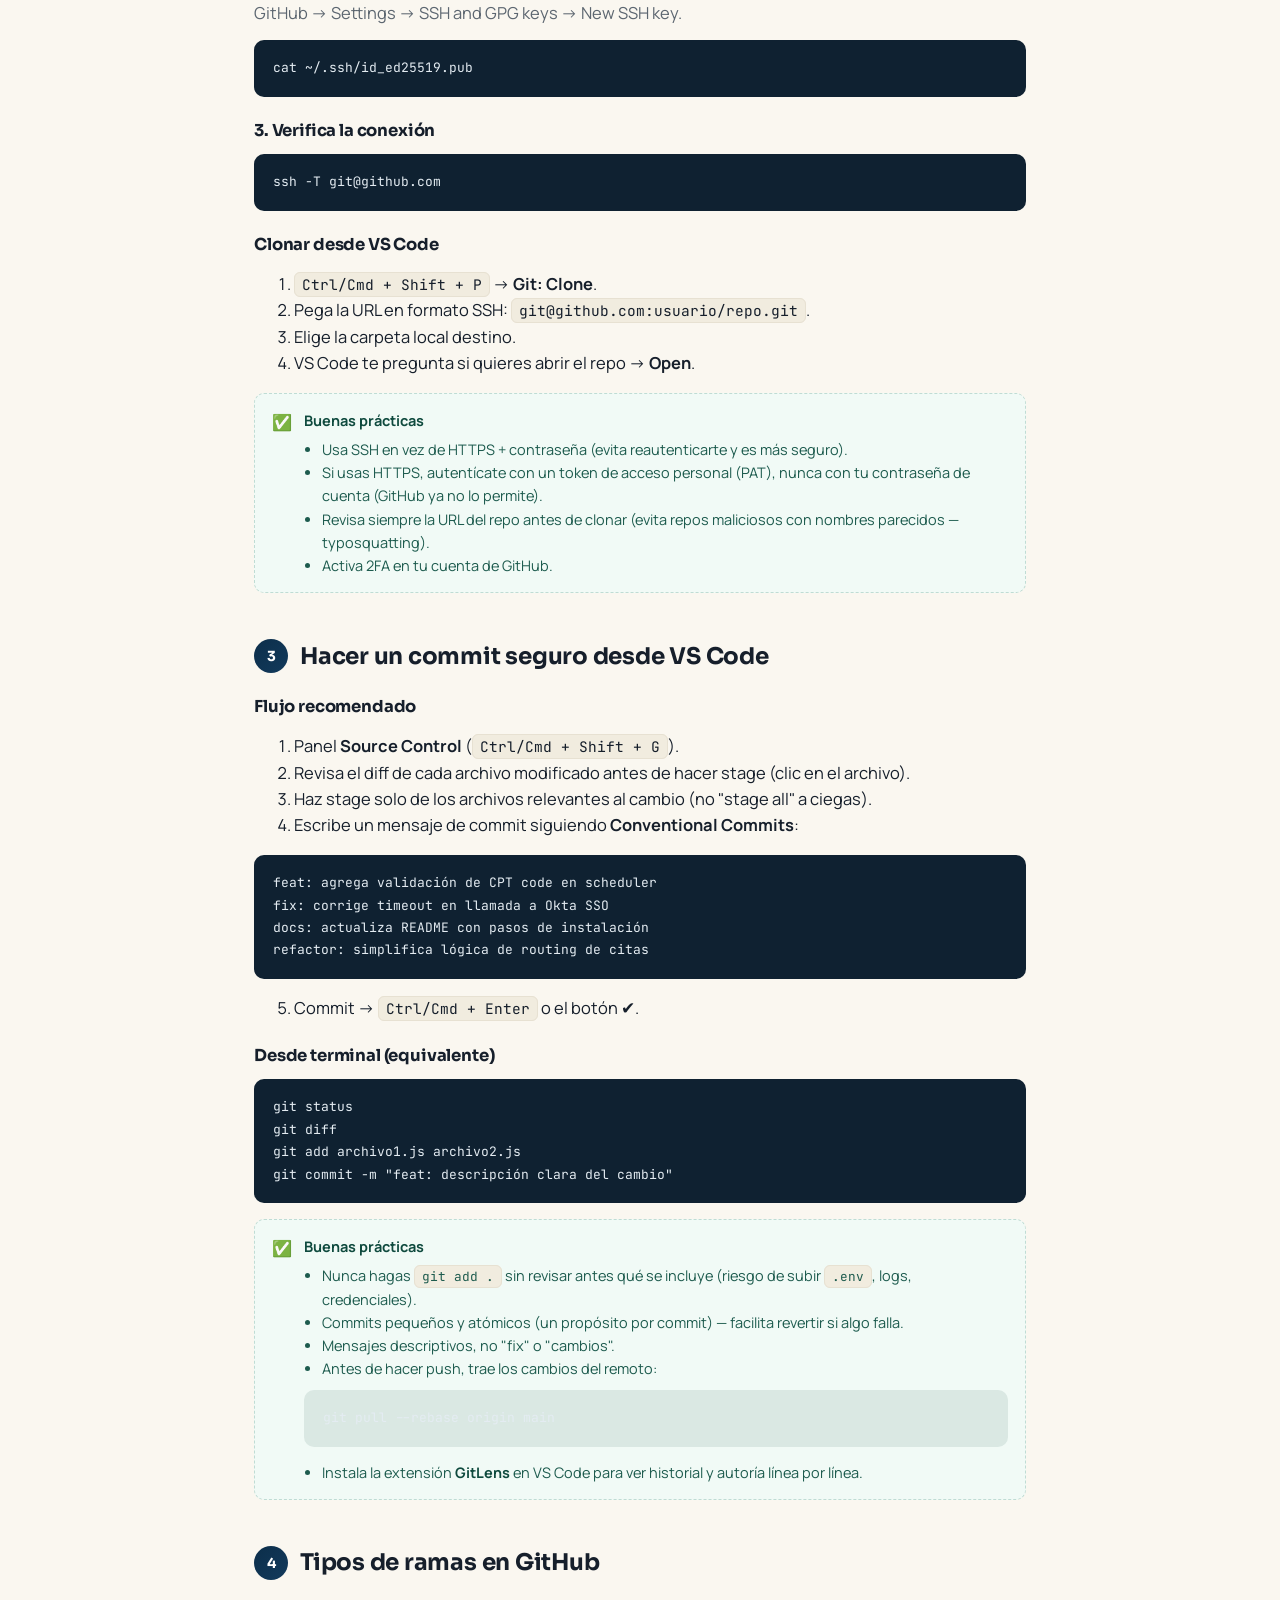
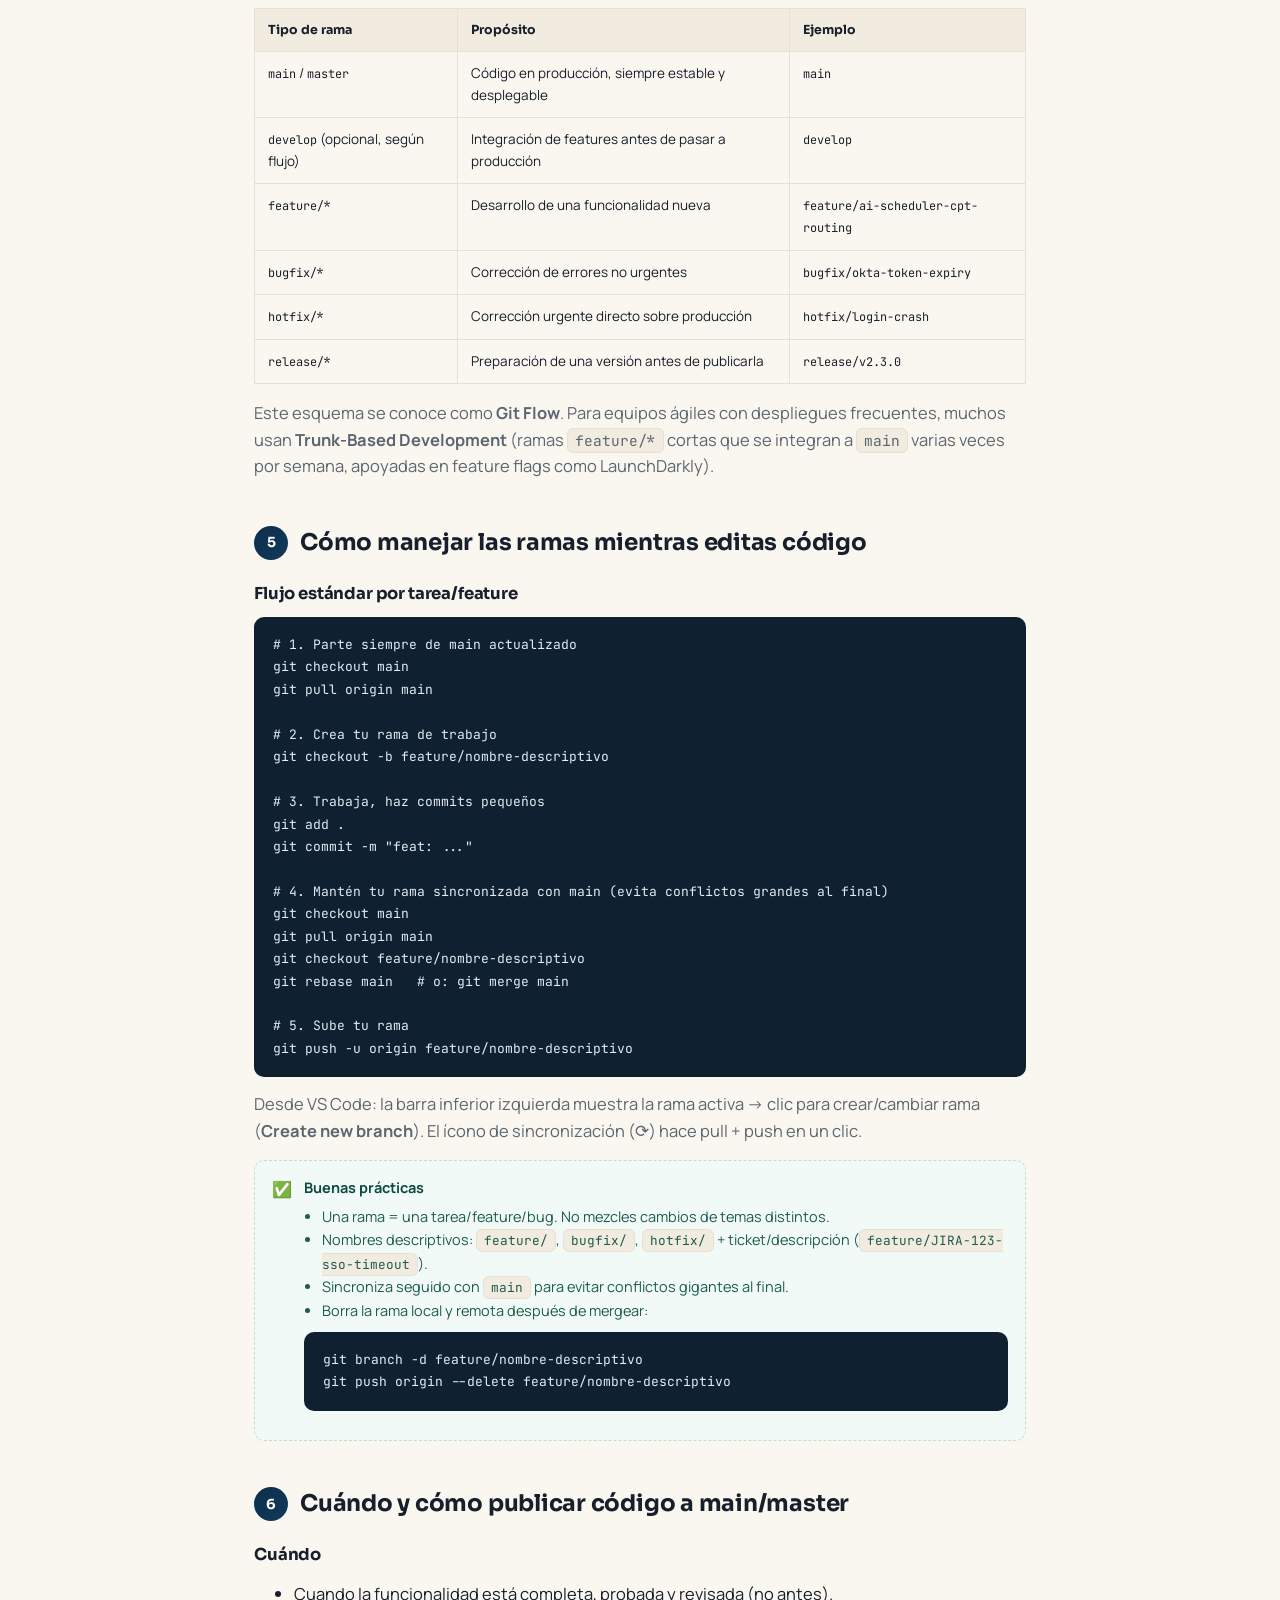
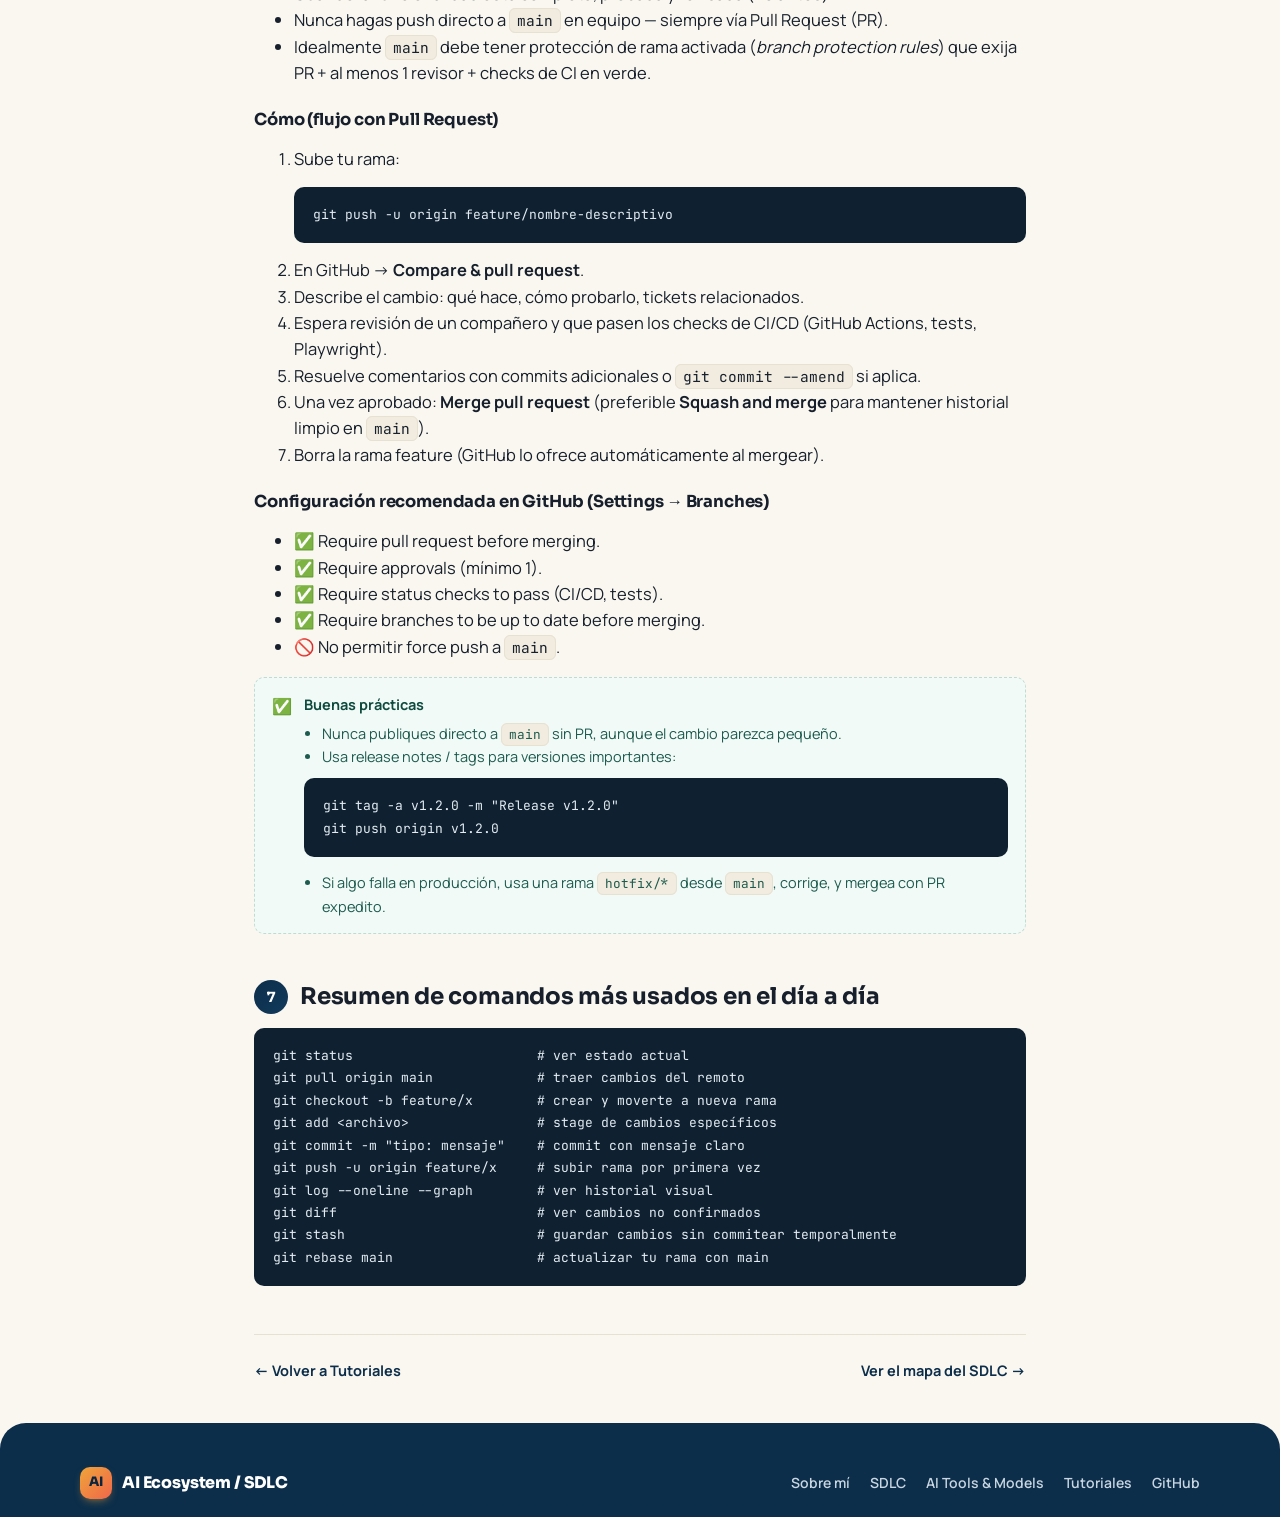
<file: tutorials/git-github.html>
<!DOCTYPE html>
<html lang="es">
<head>
<meta charset="UTF-8">
<meta name="viewport" content="width=device-width, initial-scale=1.0">
<title>Tutorial de Git &amp; GitHub — Guía de referencia diaria · AI Ecosystem</title>
<meta name="description" content="Guía práctica de Git y GitHub: crear repos, clonar de forma segura, commits, tipos de rama y el flujo de Pull Request a main.">
<link rel="icon" href="data:image/svg+xml,<svg xmlns=%22http://www.w3.org/2000/svg%22 viewBox=%220 0 100 100%22><rect width=%22100%22 height=%22100%22 rx=%2222%22 fill=%22%230B2540%22/><text x=%2250%22 y=%2266%22 font-size=%2255%22 text-anchor=%22middle%22 fill=%22%23E8A33D%22 font-family=%22sans-serif%22>AI</text></svg>">
<link rel="stylesheet" href="../assets/css/style.css">
</head>
<body>
<a class="skip-link" href="#main">Saltar al contenido</a>

<header class="site-header">
  <nav class="nav">
    <a class="brand" href="../index.html">
      <span class="brand-mark">AI</span>
      AI Ecosystem <span style="color:#E8A33D;">/</span> SDLC
    </a>
    <button class="nav-toggle" aria-label="Abrir menú" aria-expanded="false">☰</button>
    <ul class="nav-links">
      <li><a href="../index.html">Inicio</a></li>
      <li><a href="../about.html">Sobre mí</a></li>
      <li><a href="../sdlc.html">SDLC</a></li>
      <li><a href="../tools.html">AI Tools &amp; Models</a></li>
      <li><a href="../tutorials.html" aria-current="page">Tutoriales</a></li>
    </ul>
  </nav>
</header>

<main id="main">
  <div class="hero hero-sm">
    <div class="hero-inner">
      <div class="eyebrow">Tutorial · Fundamentos</div>
      <h1>Git &amp; GitHub — Guía de referencia diaria</h1>
      <p class="lead">Del primer <code style="background:rgba(255,255,255,0.12); border-color:transparent; color:#fff;">git init</code> a un Pull Request aprobado en <code style="background:rgba(255,255,255,0.12); border-color:transparent; color:#fff;">main</code>, con las prácticas de seguridad que sigo en el día a día.</p>
    </div>
  </div>

  <div class="container-narrow">
    <div class="meta-row" style="margin-top:32px;">
      <span class="tag pm">Fundamentos</span>
      <span class="tag dev">Git</span>
      <span class="tag dev">GitHub</span>
      <span class="tag dev">VS Code</span>
    </div>

    <nav class="toc" aria-label="Tabla de contenido">
      <h2>En esta guía</h2>
      <ol>
        <li><a href="#crear-repo">Crear un nuevo repositorio en GitHub</a></li>
        <li><a href="#clonar-seguro">Clonar un repositorio de forma segura desde VS Code</a></li>
        <li><a href="#commit-seguro">Hacer un commit seguro desde VS Code</a></li>
        <li><a href="#tipos-rama">Tipos de ramas en GitHub</a></li>
        <li><a href="#manejar-ramas">Cómo manejar las ramas mientras editas código</a></li>
        <li><a href="#publicar-main">Cuándo y cómo publicar código a main/master</a></li>
        <li><a href="#resumen-comandos">Resumen de comandos más usados</a></li>
      </ol>
    </nav>

    <!-- 1 -->
    <div class="tut-section" id="crear-repo">
      <h2><span class="num">1</span>Crear un nuevo repositorio en GitHub</h2>

      <h3>Opción A — Desde GitHub.com (repo remoto primero)</h3>
      <ol>
        <li>Entra a <code>github.com</code> → botón <b>New repository</b>.</li>
        <li>Define nombre, visibilidad (Public/Private) y marca <b>Add a README</b>.</li>
        <li>Agrega un <code>.gitignore</code> según el lenguaje (Node, Python, etc.) — evita subir <code>node_modules</code>, <code>.env</code>, archivos de build.</li>
        <li>Clona el repo a tu máquina (ver sección 2).</li>
      </ol>

      <h3>Opción B — Desde un proyecto local ya existente</h3>
      <pre><code>git init
git add .
git commit -m "chore: initial commit"
git branch -M main
git remote add origin https://github.com/usuario/nombre-repo.git
git push -u origin main</code></pre>

      <div class="callout good">
        <span class="callout-icon">✅</span>
        <div>
          <b>Buenas prácticas</b>
          <ul>
            <li>Usa <code>main</code> como nombre de rama principal (estándar actual, reemplaza a <code>master</code>).</li>
            <li>Crea el <code>.gitignore</code> antes del primer commit para no subir archivos sensibles.</li>
            <li>Nunca subas credenciales, <code>.env</code>, tokens o llaves — usa variables de entorno o GitHub Secrets.</li>
          </ul>
        </div>
      </div>
    </div>

    <!-- 2 -->
    <div class="tut-section" id="clonar-seguro">
      <h2><span class="num">2</span>Clonar un repositorio de forma segura desde VS Code</h2>
      <p><b>Recomendado:</b> autenticación SSH (más segura que HTTPS con contraseña).</p>

      <h3>1. Genera una llave SSH si no tienes una</h3>
      <pre><code>ssh-keygen -t ed25519 -C "tu_email@ejemplo.com"</code></pre>

      <h3>2. Copia la llave pública y agrégala en GitHub</h3>
      <p>GitHub → Settings → SSH and GPG keys → New SSH key.</p>
      <pre><code>cat ~/.ssh/id_ed25519.pub</code></pre>

      <h3>3. Verifica la conexión</h3>
      <pre><code>ssh -T git@github.com</code></pre>

      <h3>Clonar desde VS Code</h3>
      <ol>
        <li><code>Ctrl/Cmd + Shift + P</code> → <b>Git: Clone</b>.</li>
        <li>Pega la URL en formato SSH: <code>git@github.com:usuario/repo.git</code>.</li>
        <li>Elige la carpeta local destino.</li>
        <li>VS Code te pregunta si quieres abrir el repo → <b>Open</b>.</li>
      </ol>

      <div class="callout good">
        <span class="callout-icon">✅</span>
        <div>
          <b>Buenas prácticas</b>
          <ul>
            <li>Usa SSH en vez de HTTPS + contraseña (evita reautenticarte y es más seguro).</li>
            <li>Si usas HTTPS, autentícate con un token de acceso personal (PAT), nunca con tu contraseña de cuenta (GitHub ya no lo permite).</li>
            <li>Revisa siempre la URL del repo antes de clonar (evita repos maliciosos con nombres parecidos — typosquatting).</li>
            <li>Activa 2FA en tu cuenta de GitHub.</li>
          </ul>
        </div>
      </div>
    </div>

    <!-- 3 -->
    <div class="tut-section" id="commit-seguro">
      <h2><span class="num">3</span>Hacer un commit seguro desde VS Code</h2>

      <h3>Flujo recomendado</h3>
      <ol>
        <li>Panel <b>Source Control</b> (<code>Ctrl/Cmd + Shift + G</code>).</li>
        <li>Revisa el diff de cada archivo modificado antes de hacer stage (clic en el archivo).</li>
        <li>Haz stage solo de los archivos relevantes al cambio (no "stage all" a ciegas).</li>
        <li>Escribe un mensaje de commit siguiendo <b>Conventional Commits</b>:</li>
      </ol>
      <pre><code>feat: agrega validación de CPT code en scheduler
fix: corrige timeout en llamada a Okta SSO
docs: actualiza README con pasos de instalación
refactor: simplifica lógica de routing de citas</code></pre>
      <ol start="5">
        <li>Commit → <code>Ctrl/Cmd + Enter</code> o el botón ✔.</li>
      </ol>

      <h3>Desde terminal (equivalente)</h3>
      <pre><code>git status
git diff
git add archivo1.js archivo2.js
git commit -m "feat: descripción clara del cambio"</code></pre>

      <div class="callout good">
        <span class="callout-icon">✅</span>
        <div>
          <b>Buenas prácticas</b>
          <ul>
            <li>Nunca hagas <code>git add .</code> sin revisar antes qué se incluye (riesgo de subir <code>.env</code>, logs, credenciales).</li>
            <li>Commits pequeños y atómicos (un propósito por commit) — facilita revertir si algo falla.</li>
            <li>Mensajes descriptivos, no "fix" o "cambios".</li>
            <li>Antes de hacer push, trae los cambios del remoto:</li>
          </ul>
          <pre style="margin-top:10px; background:#0F4A3E1a;"><code>git pull --rebase origin main</code></pre>
          <ul>
            <li>Instala la extensión <b>GitLens</b> en VS Code para ver historial y autoría línea por línea.</li>
          </ul>
        </div>
      </div>
    </div>

    <!-- 4 -->
    <div class="tut-section" id="tipos-rama">
      <h2><span class="num">4</span>Tipos de ramas en GitHub</h2>

      <div style="overflow-x:auto;">
        <table class="ref-table">
          <thead>
            <tr><th>Tipo de rama</th><th>Propósito</th><th>Ejemplo</th></tr>
          </thead>
          <tbody>
            <tr><td><code>main</code> / <code>master</code></td><td>Código en producción, siempre estable y desplegable</td><td><code>main</code></td></tr>
            <tr><td><code>develop</code> <span class="text-sm">(opcional, según flujo)</span></td><td>Integración de features antes de pasar a producción</td><td><code>develop</code></td></tr>
            <tr><td><code>feature/*</code></td><td>Desarrollo de una funcionalidad nueva</td><td><code>feature/ai-scheduler-cpt-routing</code></td></tr>
            <tr><td><code>bugfix/*</code></td><td>Corrección de errores no urgentes</td><td><code>bugfix/okta-token-expiry</code></td></tr>
            <tr><td><code>hotfix/*</code></td><td>Corrección urgente directo sobre producción</td><td><code>hotfix/login-crash</code></td></tr>
            <tr><td><code>release/*</code></td><td>Preparación de una versión antes de publicarla</td><td><code>release/v2.3.0</code></td></tr>
          </tbody>
        </table>
      </div>

      <p>
        Este esquema se conoce como <b>Git Flow</b>. Para equipos ágiles con despliegues frecuentes,
        muchos usan <b>Trunk-Based Development</b> (ramas <code>feature/*</code> cortas que se integran a
        <code>main</code> varias veces por semana, apoyadas en feature flags como LaunchDarkly).
      </p>
    </div>

    <!-- 5 -->
    <div class="tut-section" id="manejar-ramas">
      <h2><span class="num">5</span>Cómo manejar las ramas mientras editas código</h2>
      <h3>Flujo estándar por tarea/feature</h3>
      <pre><code># 1. Parte siempre de main actualizado
git checkout main
git pull origin main

# 2. Crea tu rama de trabajo
git checkout -b feature/nombre-descriptivo

# 3. Trabaja, haz commits pequeños
git add .
git commit -m "feat: ..."

# 4. Mantén tu rama sincronizada con main (evita conflictos grandes al final)
git checkout main
git pull origin main
git checkout feature/nombre-descriptivo
git rebase main   # o: git merge main

# 5. Sube tu rama
git push -u origin feature/nombre-descriptivo</code></pre>

      <p>Desde VS Code: la barra inferior izquierda muestra la rama activa → clic para crear/cambiar rama (<b>Create new branch</b>). El ícono de sincronización (⟳) hace pull + push en un clic.</p>

      <div class="callout good">
        <span class="callout-icon">✅</span>
        <div>
          <b>Buenas prácticas</b>
          <ul>
            <li>Una rama = una tarea/feature/bug. No mezcles cambios de temas distintos.</li>
            <li>Nombres descriptivos: <code>feature/</code>, <code>bugfix/</code>, <code>hotfix/</code> + ticket/descripción (<code>feature/JIRA-123-sso-timeout</code>).</li>
            <li>Sincroniza seguido con <code>main</code> para evitar conflictos gigantes al final.</li>
            <li>Borra la rama local y remota después de mergear:</li>
          </ul>
          <pre style="margin-top:10px;"><code>git branch -d feature/nombre-descriptivo
git push origin --delete feature/nombre-descriptivo</code></pre>
        </div>
      </div>
    </div>

    <!-- 6 -->
    <div class="tut-section" id="publicar-main">
      <h2><span class="num">6</span>Cuándo y cómo publicar código a main/master</h2>

      <h3>Cuándo</h3>
      <ul>
        <li>Cuando la funcionalidad está completa, probada y revisada (no antes).</li>
        <li>Nunca hagas push directo a <code>main</code> en equipo — siempre vía Pull Request (PR).</li>
        <li>Idealmente <code>main</code> debe tener protección de rama activada (<i>branch protection rules</i>) que exija PR + al menos 1 revisor + checks de CI en verde.</li>
      </ul>

      <h3>Cómo (flujo con Pull Request)</h3>
      <ol>
        <li>Sube tu rama:
          <pre><code>git push -u origin feature/nombre-descriptivo</code></pre>
        </li>
        <li>En GitHub → <b>Compare &amp; pull request</b>.</li>
        <li>Describe el cambio: qué hace, cómo probarlo, tickets relacionados.</li>
        <li>Espera revisión de un compañero y que pasen los checks de CI/CD (GitHub Actions, tests, Playwright).</li>
        <li>Resuelve comentarios con commits adicionales o <code>git commit --amend</code> si aplica.</li>
        <li>Una vez aprobado: <b>Merge pull request</b> (preferible <b>Squash and merge</b> para mantener historial limpio en <code>main</code>).</li>
        <li>Borra la rama feature (GitHub lo ofrece automáticamente al mergear).</li>
      </ol>

      <h3>Configuración recomendada en GitHub (Settings → Branches)</h3>
      <ul>
        <li>✅ Require pull request before merging.</li>
        <li>✅ Require approvals (mínimo 1).</li>
        <li>✅ Require status checks to pass (CI/CD, tests).</li>
        <li>✅ Require branches to be up to date before merging.</li>
        <li>🚫 No permitir force push a <code>main</code>.</li>
      </ul>

      <div class="callout good">
        <span class="callout-icon">✅</span>
        <div>
          <b>Buenas prácticas</b>
          <ul>
            <li>Nunca publiques directo a <code>main</code> sin PR, aunque el cambio parezca pequeño.</li>
            <li>Usa release notes / tags para versiones importantes:</li>
          </ul>
          <pre style="margin-top:10px;"><code>git tag -a v1.2.0 -m "Release v1.2.0"
git push origin v1.2.0</code></pre>
          <ul>
            <li>Si algo falla en producción, usa una rama <code>hotfix/*</code> desde <code>main</code>, corrige, y mergea con PR expedito.</li>
          </ul>
        </div>
      </div>
    </div>

    <!-- 7 -->
    <div class="tut-section" id="resumen-comandos">
      <h2><span class="num">7</span>Resumen de comandos más usados en el día a día</h2>
      <pre><code>git status                       # ver estado actual
git pull origin main             # traer cambios del remoto
git checkout -b feature/x        # crear y moverte a nueva rama
git add &lt;archivo&gt;                # stage de cambios específicos
git commit -m "tipo: mensaje"    # commit con mensaje claro
git push -u origin feature/x     # subir rama por primera vez
git log --oneline --graph        # ver historial visual
git diff                         # ver cambios no confirmados
git stash                        # guardar cambios sin commitear temporalmente
git rebase main                  # actualizar tu rama con main</code></pre>
    </div>

    <div class="tut-nav">
      <a href="../tutorials.html">← Volver a Tutoriales</a>
      <a href="../sdlc.html">Ver el mapa del SDLC →</a>
    </div>
  </div>
</main>

<footer class="site-footer">
  <div class="footer-inner">
    <div class="brand" style="color:#fff;">
      <span class="brand-mark">AI</span> AI Ecosystem / SDLC
    </div>
    <ul class="footer-links">
      <li><a href="../about.html">Sobre mí</a></li>
      <li><a href="../sdlc.html">SDLC</a></li>
      <li><a href="../tools.html">AI Tools &amp; Models</a></li>
      <li><a href="../tutorials.html">Tutoriales</a></li>
      <li><a href="https://github.com/diegoenn/aiecosystem" target="_blank" rel="noopener">GitHub</a></li>
    </ul>
  </div>
  <div class="footer-note">Proyecto personal de Diego Enn · actualizado de forma continua · los distintivos de marca son representativos, no logotipos oficiales.</div>
</footer>

<script src="../assets/js/main.js"></script>
</body>
</html>
</file>
<file: assets/css/style.css>
/* ==========================================================================
   AI Ecosystem · SDLC — Design system v2
   Warmer, more commercial visual language over the same brand meaning.
   ========================================================================== */
@import url('https://fonts.googleapis.com/css2?family=Sora:wght@600;700;800&family=Manrope:wght@400;500;600;700;800&family=JetBrains+Mono:wght@400;500;700&display=swap');

:root{
  --bg:#FAF7F0;
  --bg-soft:#F1ECDF;
  --paper:#FFFFFF;
  --ink:#161F2B;
  --sub:#5C6670;
  --line:#E7E1D2;

  --navy:#0C2E4A;      /* Gestión & Documentación */
  --navy-bg:#E3ECF3;
  --teal:#0E8F7E;      /* Desarrollo & Dev Tools */
  --teal-bg:#DEF3EC;
  --amber:#EFA53A;     /* IA */
  --amber-deep:#C6791A;
  --amber-bg:#FCEED3;
  --violet:#7657E8;    /* Testing & QA */
  --violet-bg:#EEE8FD;
  --coral:#F0664A;     /* Infra / CI-CD / Ops */
  --coral-bg:#FCE3DC;
  --slateblue:#3E6E90; /* Diseño & Prototipado */
  --slateblue-bg:#E2EDF4;

  --radius-s:10px;
  --radius-m:18px;
  --radius-l:26px;
  --radius-pill:999px;
  --shadow-card:0 2px 6px rgba(16,28,38,0.05), 0 18px 34px -22px rgba(16,28,38,0.28);
  --shadow-lift:0 28px 48px -22px rgba(16,28,38,0.34);
}

*, *::before, *::after{ box-sizing:border-box; }
html{ scroll-behavior:smooth; }
body{
  margin:0;
  background:var(--bg);
  color:var(--ink);
  font-family:'Manrope',sans-serif;
  font-size:16.5px;
  line-height:1.6;
}
img{ max-width:100%; display:block; }
a{ color:inherit; }
h1,h2,h3,h4{ font-family:'Sora',sans-serif; font-weight:700; line-height:1.18; margin:0 0 12px; letter-spacing:-0.01em; }
p{ margin:0 0 14px; color:var(--sub); }
code, .mono{ font-family:'JetBrains Mono', monospace; }
.container{ max-width:1120px; margin:0 auto; padding:0 24px; }
.container-narrow{ max-width:820px; margin:0 auto; padding:0 24px; }

/* ---------- Skip link ---------- */
.skip-link{
  position:absolute; left:-999px; top:0;
  background:#fff; color:var(--ink); padding:10px 16px; z-index:200;
  border-radius:0 0 8px 0;
}
.skip-link:focus{ left:0; }

/* ---------- Nav ---------- */
.site-header{
  position:sticky; top:0; z-index:100;
  background:rgba(12,46,74,0.97);
  backdrop-filter:blur(8px);
  color:#fff;
  border-bottom:1px solid rgba(255,255,255,0.08);
}
.nav{
  max-width:1120px; margin:0 auto; padding:14px 24px;
  display:flex; align-items:center; justify-content:space-between; gap:16px;
}
.brand{
  display:flex; align-items:center; gap:10px;
  font-family:'Sora',sans-serif; font-weight:800; font-size:16px;
  color:#fff; text-decoration:none; letter-spacing:-0.01em;
}
.brand-mark{
  width:32px; height:32px; border-radius:10px; flex:none;
  background:linear-gradient(135deg, var(--amber), var(--coral));
  display:flex; align-items:center; justify-content:center;
  font-family:'Sora',sans-serif; font-size:13px; font-weight:800; color:#0B2540;
  box-shadow:0 4px 10px -4px rgba(239,165,58,0.7);
}
.nav-links{
  display:flex; align-items:center; gap:4px; list-style:none; margin:0; padding:0;
}
.nav-links a{
  text-decoration:none; color:#C9D6E1; font-size:14.5px; font-weight:600;
  padding:9px 15px; border-radius:var(--radius-pill); transition:background .15s, color .15s;
  white-space:nowrap;
}
.nav-links a:hover{ background:rgba(255,255,255,0.09); color:#fff; }
.nav-links a[aria-current="page"]{
  background:linear-gradient(135deg, var(--amber), var(--coral)); color:#20140B; font-weight:700;
}
.nav-toggle{
  display:none; background:none; border:1px solid rgba(255,255,255,0.25);
  border-radius:8px; width:40px; height:36px; color:#fff; font-size:18px; cursor:pointer;
}

@media(max-width:820px){
  .nav-toggle{ display:block; }
  .nav-links{
    position:absolute; top:100%; left:0; right:0;
    background:#0C2E4A; flex-direction:column; align-items:stretch;
    padding:0 16px; gap:2px;
    max-height:0; overflow:hidden; border-bottom:1px solid rgba(255,255,255,0.08);
    transition:max-height .2s ease, padding .2s ease;
  }
  .nav-links.open{ max-height:400px; padding:12px 16px 16px; }
  .nav-links a{ padding:12px 10px; border-radius:8px; }
}

/* ---------- Hero ---------- */
.hero{
  background:radial-gradient(140% 100% at 15% 0%, #123A5C 0%, #0B2338 55%, #081A2A 100%);
  color:#fff;
  padding:76px 24px 68px;
  text-align:center;
  position:relative;
  overflow:hidden;
  border-radius:0 0 var(--radius-l) var(--radius-l);
}
.hero::after{
  content:"";
  position:absolute; inset:0;
  background:
    radial-gradient(circle at 12% 18%, rgba(239,165,58,0.32), transparent 42%),
    radial-gradient(circle at 88% 15%, rgba(240,102,74,0.26), transparent 40%),
    radial-gradient(circle at 50% 100%, rgba(14,143,126,0.28), transparent 45%);
  pointer-events:none;
}
.hero-inner{ position:relative; max-width:760px; margin:0 auto; }
.eyebrow{
  display:inline-flex; align-items:center; gap:8px;
  font-family:'Manrope',sans-serif; font-weight:700;
  font-size:13px; letter-spacing:.04em;
  color:#FFD9A0; margin-bottom:18px;
  background:rgba(239,165,58,0.14); border:1px solid rgba(239,165,58,0.35);
  padding:6px 14px 6px 12px; border-radius:var(--radius-pill);
}
.hero h1{
  font-size:clamp(32px,5vw,54px);
  margin-bottom:18px;
  color:#fff;
  text-wrap:balance;
}
.hero .lead{
  font-size:18px; color:#CBDAE5; max-width:600px; margin:0 auto 30px;
}
.hero.hero-sm{ padding:56px 24px 44px; }
.hero.hero-sm h1{ font-size:clamp(28px,3.8vw,40px); }

/* ---------- Buttons ---------- */
.btn-row{ display:flex; flex-wrap:wrap; gap:12px; justify-content:center; }
.btn{
  display:inline-flex; align-items:center; gap:8px;
  font-family:'Manrope',sans-serif; font-weight:700; font-size:15px;
  padding:13px 24px; border-radius:var(--radius-pill); text-decoration:none;
  border:1px solid transparent; cursor:pointer; transition:transform .15s, box-shadow .15s;
}
.btn:hover{ transform:translateY(-2px); }
.btn-primary{ background:linear-gradient(135deg, var(--amber), var(--coral)); color:#241206; box-shadow:0 12px 24px -10px rgba(240,102,74,0.55); }
.btn-primary:hover{ box-shadow:0 16px 30px -10px rgba(240,102,74,0.65); }
.btn-ghost{ background:rgba(255,255,255,0.08); color:#fff; border-color:rgba(255,255,255,0.28); }
.btn-ghost:hover{ background:rgba(255,255,255,0.16); }
.btn-outline{ background:#fff; color:var(--navy); border-color:var(--line); }
.btn-outline:hover{ border-color:var(--navy); box-shadow:0 10px 20px -14px rgba(16,28,38,0.4); }

/* ---------- Sections ---------- */
section{ padding:72px 0; }
.section-head{ text-align:center; max-width:640px; margin:0 auto 44px; }
.section-eyebrow{
  font-family:'Manrope',sans-serif; font-size:12.5px; letter-spacing:.1em;
  text-transform:uppercase; color:var(--amber-deep); font-weight:800; margin-bottom:10px;
}
.section-head h2{ font-size:clamp(26px,3.2vw,34px); }
.section-head p{ margin:0; }

/* ---------- Cards / grid ---------- */
.card{
  background:var(--paper); border:1px solid var(--line); border-radius:var(--radius-m);
  padding:26px; box-shadow:var(--shadow-card);
}
.grid{ display:grid; gap:22px; }
.grid-2{ grid-template-columns:repeat(2,1fr); }
.grid-3{ grid-template-columns:repeat(3,1fr); }
.grid-4{ grid-template-columns:repeat(4,1fr); }
@media(max-width:900px){ .grid-3, .grid-4{ grid-template-columns:repeat(2,1fr); } }
@media(max-width:600px){ .grid-2, .grid-3, .grid-4{ grid-template-columns:1fr; } }

.pillar-card{
  background:var(--paper); border:1px solid var(--line); border-radius:var(--radius-l);
  padding:28px; text-decoration:none; color:var(--ink); display:flex; flex-direction:column; gap:10px;
  box-shadow:var(--shadow-card); transition:transform .18s, box-shadow .18s, border-color .18s;
}
.pillar-card:hover{ transform:translateY(-5px); box-shadow:var(--shadow-lift); border-color:transparent; }
.pillar-icon{
  width:52px; height:52px; border-radius:16px; display:flex; align-items:center; justify-content:center;
  font-size:24px; flex:none;
}
.pillar-card h3{ font-size:19px; margin-bottom:2px; }
.pillar-card p{ font-size:14.5px; margin:0; }
.pillar-card .arrow{ margin-top:auto; font-family:'Manrope',sans-serif; font-size:13.5px; font-weight:800; color:var(--teal); }

/* ---------- Badges / chips (shared with SDLC + tools pages) ---------- */
.chip{
  display:inline-flex; align-items:center; gap:7px;
  background:#FFFFFF; border:1px solid var(--line); border-radius:var(--radius-pill);
  padding:5px 13px 5px 5px; font-size:13px; font-weight:700; color:var(--ink);
  box-shadow:0 1px 2px rgba(16,28,38,0.03);
}
.badge{
  width:26px; height:26px; border-radius:9px; display:flex; align-items:center; justify-content:center;
  font-family:'Sora', sans-serif; font-size:10px; font-weight:800; flex:none;
}
.chip.ai{ box-shadow:inset 0 0 0 1.5px var(--amber), 0 1px 2px rgba(16,28,38,0.03); }
.ai-spark{ font-size:11px; margin-left:2px; color:var(--amber-deep); }

.badge.pm{ background:var(--navy-bg); color:var(--navy); } .tag.pm{ background:var(--navy-bg); color:var(--navy); }
.badge.dev{ background:var(--teal-bg); color:var(--teal); } .tag.dev{ background:var(--teal-bg); color:var(--teal); }
.badge.ai{ background:var(--amber-bg); color:var(--amber-deep); } .tag.ai{ background:var(--amber-bg); color:var(--amber-deep); }
.badge.qa{ background:var(--violet-bg); color:var(--violet); } .tag.qa{ background:var(--violet-bg); color:var(--violet); }
.badge.infra{ background:var(--coral-bg); color:var(--coral); } .tag.infra{ background:var(--coral-bg); color:var(--coral); }
.badge.design{ background:var(--slateblue-bg); color:var(--slateblue); } .tag.design{ background:var(--slateblue-bg); color:var(--slateblue); }

.tag{
  font-family:'Manrope', sans-serif; font-size:11.5px; font-weight:800; text-transform:uppercase;
  letter-spacing:.03em; padding:4px 11px; border-radius:var(--radius-pill); display:inline-block;
}

/* ---------- Roadmap / status list ---------- */
.status-list{ list-style:none; margin:0; padding:0; display:flex; flex-direction:column; gap:10px; }
.status-list li{
  display:flex; align-items:flex-start; gap:12px;
  background:var(--paper); border:1px solid var(--line); border-radius:var(--radius-m);
  padding:15px 18px; font-size:14.5px; box-shadow:var(--shadow-card);
}
.status-dot{ width:9px; height:9px; border-radius:50%; margin-top:6px; flex:none; }
.status-dot.done{ background:var(--teal); }
.status-dot.progress{ background:var(--amber); }
.status-dot.next{ background:var(--sub); opacity:.5; }
.status-list b{ color:var(--ink); }

/* ---------- Footer ---------- */
.site-footer{
  background:#0C2E4A; color:#C9D6E1; padding:44px 24px 30px; margin-top:40px;
  border-radius:var(--radius-l) var(--radius-l) 0 0;
}
.footer-inner{
  max-width:1120px; margin:0 auto; display:flex; flex-wrap:wrap; justify-content:space-between;
  gap:24px; align-items:center;
}
.footer-links{ display:flex; gap:20px; flex-wrap:wrap; list-style:none; margin:0; padding:0; }
.footer-links a{ color:#C9D6E1; text-decoration:none; font-size:14px; font-weight:600; }
.footer-links a:hover{ color:#fff; }
.footer-note{ font-size:12.5px; color:#7E93A3; margin-top:20px; text-align:center; }

/* ---------- Coming soon ---------- */
.soon-card{ opacity:.65; position:relative; }
.soon-badge{
  position:absolute; top:18px; right:18px;
  font-family:'Manrope',sans-serif; font-size:10.5px; font-weight:800; text-transform:uppercase;
  background:var(--bg-soft); color:var(--sub); padding:4px 10px; border-radius:var(--radius-pill);
}

/* ---------- Tutorial content ---------- */
.tutorial-header{ text-align:left; margin-bottom:8px; }
.meta-row{ display:flex; gap:10px; flex-wrap:wrap; margin-bottom:18px; }
.toc{
  background:var(--paper); border:1px solid var(--line); border-radius:var(--radius-m);
  padding:22px 26px; margin:28px 0; box-shadow:var(--shadow-card);
}
.toc h2{ font-size:13.5px; text-transform:uppercase; letter-spacing:.06em; font-family:'Manrope',sans-serif; font-weight:800; color:var(--sub); margin-bottom:12px; }
.toc ol{ margin:0; padding-left:20px; columns:2; column-gap:24px; font-size:14.5px; }
.toc a{ text-decoration:none; color:var(--navy); font-weight:600; }
.toc a:hover{ text-decoration:underline; }
@media(max-width:640px){ .toc ol{ columns:1; } }

.tut-section{ margin:46px 0; }
.tut-section h2{
  font-size:23px; display:flex; align-items:center; gap:12px; scroll-margin-top:90px;
}
.tut-section h2 .num{
  width:34px; height:34px; border-radius:50%; background:linear-gradient(135deg,var(--navy),#123A5C); color:#fff;
  display:flex; align-items:center; justify-content:center; font-size:14px; font-family:'Sora',sans-serif; font-weight:700; flex:none;
}
.tut-section h3{ font-size:16.5px; margin-top:24px; color:var(--ink); }

pre{
  background:#0F2131; color:#E4ECF2; border-radius:var(--radius-s);
  padding:17px 19px; overflow-x:auto; font-size:13px; line-height:1.65; margin:14px 0;
}
pre code{ font-family:'JetBrains Mono',monospace; background:none; padding:0; }
p > code, li > code{
  background:var(--bg-soft); border:1px solid var(--line); border-radius:6px; padding:2px 7px;
  font-size:.88em; font-family:'JetBrains Mono',monospace;
}

.callout{
  display:flex; gap:12px; align-items:flex-start;
  border-radius:var(--radius-s); padding:15px 17px; margin:16px 0; font-size:14.5px;
}
.callout-icon{ font-size:16px; flex:none; margin-top:1px; }
.callout.good{ background:#F1FAF6; border:1px dashed #BFDCD4; color:#1D5B4E; }
.callout.good b{ color:#0F4A3E; }
.callout.warn{ background:var(--amber-bg); border:1px dashed #E8C486; color:#7A5410; }
.callout.warn b{ color:#5C3E09; }
.callout ul{ margin:6px 0 0 18px; padding:0; }

table.ref-table{ width:100%; border-collapse:collapse; margin:16px 0; font-size:13.5px; }
table.ref-table th, table.ref-table td{
  border:1px solid var(--line); padding:11px 13px; text-align:left; vertical-align:top;
}
table.ref-table th{ background:var(--bg-soft); font-family:'Sora',sans-serif; font-size:12.5px; }
table.ref-table code{ font-size:.88em; }

.tut-nav{
  display:flex; justify-content:space-between; gap:16px; margin-top:48px;
  padding-top:24px; border-top:1px solid var(--line);
}
.tut-nav a{ text-decoration:none; font-weight:700; font-size:14.5px; color:var(--navy); }

/* ---------- Utility ---------- */
.center{ text-align:center; }
.mt-0{ margin-top:0; }
.text-sm{ font-size:13.5px; }

/* ==========================================================================
   SDLC customer-journey strip (sdlc.html)
   ========================================================================== */
.journey-wrap{ max-width:1120px; margin:8px auto 0; padding:0 4px; }
.journey-hint{
  text-align:center; font-size:13px; color:#B9C9D6; margin:0 0 4px;
  font-family:'Manrope',sans-serif;
}
.journey-scroll{
  overflow-x:auto; -webkit-overflow-scrolling:touch;
  padding:18px 24px 14px;
  scrollbar-width:thin;
}
.journey-track{
  display:flex; align-items:flex-start; gap:0; position:relative;
  min-width:max-content; margin:0 auto; padding:6px 30px 0;
}
.journey-track::before{
  content:"";
  position:absolute; left:64px; right:64px; top:38px; height:3px;
  background:linear-gradient(90deg, var(--amber), var(--coral) 35%, var(--teal) 65%, var(--violet));
  opacity:.55; border-radius:3px; z-index:0;
}
.journey-node{
  position:relative; z-index:1; display:flex; flex-direction:column; align-items:center;
  width:128px; flex:none; text-align:center; background:none; border:none; cursor:pointer;
  padding:0 8px; font-family:inherit; color:#fff;
}
.journey-dot{
  width:64px; height:64px; border-radius:50%; background:rgba(255,255,255,0.06);
  border:2px solid rgba(255,255,255,0.22); display:flex; align-items:center; justify-content:center;
  font-size:26px; transition:transform .18s, box-shadow .18s, border-color .18s, background .18s;
  backdrop-filter:blur(2px);
}
.journey-node:hover .journey-dot, .journey-node:focus-visible .journey-dot{
  transform:translateY(-4px) scale(1.05); border-color:var(--amber); background:rgba(239,165,58,0.16);
  box-shadow:0 14px 26px -12px rgba(239,165,58,0.55);
}
.journey-node.active .journey-dot{
  border-color:var(--amber); background:rgba(239,165,58,0.22);
  box-shadow:0 0 0 5px rgba(239,165,58,0.16);
}
.journey-num{
  position:absolute; top:-2px; right:12px; width:20px; height:20px; border-radius:50%;
  background:var(--amber); color:#241206; font-size:10.5px; font-weight:800;
  display:flex; align-items:center; justify-content:center; font-family:'Sora',sans-serif;
}
.journey-label{ margin-top:11px; font-size:12.5px; font-weight:700; color:#EAF1F6; line-height:1.25; }
.journey-tools{ display:flex; gap:4px; justify-content:center; margin-top:9px; flex-wrap:wrap; max-width:100px; }
.journey-tool-dot{
  width:17px; height:17px; border-radius:6px; display:flex; align-items:center; justify-content:center;
  font-size:7.5px; font-weight:800; color:#fff; flex:none;
}
:focus-visible{ outline:2px solid var(--amber); outline-offset:3px; }

/* ---- pipeline detail (below the journey) ---- */
.legend{
  display:flex; flex-wrap:wrap; justify-content:center; gap:10px 18px;
  max-width:900px; margin:26px auto 0;
}
.legend-item{ display:flex; align-items:center; gap:8px; font-size:12.5px; font-weight:700; color:var(--sub); }
.hero .legend-item{ color:#EAF0F4; }
.legend-dot{ width:11px; height:11px; border-radius:3px; flex:none; }

.pipeline{ max-width:960px; margin:0 auto; padding:70px 20px 0; position:relative; }
.pipeline::before{
  content:""; position:absolute; left:50%; top:0; bottom:60px; width:3px;
  background:repeating-linear-gradient(180deg, var(--line) 0 10px, transparent 10px 16px);
  transform:translateX(-50%); z-index:0;
}
.stage{ position:relative; z-index:1; margin-bottom:38px; scroll-margin-top:100px; }
.stage-head{ display:flex; align-items:center; justify-content:center; gap:16px; margin-bottom:18px; }
.stage-num{
  font-family:'Sora',sans-serif; font-weight:800; font-size:22px; color:#fff;
  background:linear-gradient(135deg,var(--navy),#123A5C);
  width:48px; height:48px; border-radius:50%; display:flex; align-items:center; justify-content:center;
  box-shadow:0 0 0 6px var(--bg), 0 0 0 7px var(--line); flex:none;
}
.stage-titlewrap{ text-align:left; }
.stage-title{ font-family:'Sora',sans-serif; font-weight:700; font-size:20px; color:var(--ink); }
.stage-purpose{ font-size:13.5px; color:var(--sub); font-style:italic; max-width:520px; }

.pipeline-card{
  background:var(--paper); border:1px solid var(--line); border-radius:var(--radius-l);
  padding:22px 24px; box-shadow:var(--shadow-card);
}
.group{ padding:13px 0; border-top:1px solid var(--bg-soft); }
.group:first-child{ border-top:none; padding-top:2px; }
.group-top{ display:flex; align-items:baseline; justify-content:space-between; gap:12px; flex-wrap:wrap; margin-bottom:9px; }
.group-cat{ flex:none; }
.group-why{ font-size:13.5px; color:var(--sub); line-height:1.5; flex:1 1 auto; }
.chips{ display:flex; flex-wrap:wrap; gap:8px; margin-top:2px; }

.result{
  margin-top:15px; display:flex; gap:8px; align-items:flex-start;
  background:#F1FAF6; border:1px dashed #BFDCD4; border-radius:var(--radius-s); padding:10px 14px;
  font-size:12.5px; color:#1D5B4E;
}
.result b{ color:#0F4A3E; }

.support{ max-width:960px; margin:10px auto 0; padding:0 20px; }
.support .pipeline-card{ background:#FDFCF8; }
.support-title{ font-family:'Sora',sans-serif; font-weight:700; font-size:17px; margin-bottom:14px; text-align:center; color:var(--ink); }

@media(max-width:640px){
  .stage-head{ flex-direction:column; text-align:center; }
  .stage-titlewrap{ text-align:center; }
  .group-top{ flex-direction:column; }
}

/* ---- tools.html cards ---- */
.tool-card{ background:var(--paper); border:1px solid var(--line); border-radius:var(--radius-l); padding:24px 26px; box-shadow:var(--shadow-card); }
.tool-card-head{ display:flex; align-items:flex-start; justify-content:space-between; gap:12px; margin-bottom:8px; }
.tool-card h3{ font-size:18px; margin-bottom:4px; }
.tool-card > p{ font-size:14.5px; margin-bottom:14px; }
.status-pill{
  font-family:'Manrope',sans-serif; font-size:11px; font-weight:800; text-transform:uppercase;
  padding:4px 11px; border-radius:var(--radius-pill); white-space:nowrap; flex:none;
}
.status-pill.use{ background:var(--teal-bg); color:var(--teal); }
.status-pill.eval{ background:var(--amber-bg); color:var(--amber-deep); }
.status-pill.watch{ background:var(--bg-soft); color:var(--sub); }
.entry-list{ list-style:none; margin:0; padding:0; display:flex; flex-direction:column; gap:11px; }
.entry-list li{ display:flex; gap:11px; align-items:flex-start; font-size:14px; color:var(--sub); }
.entry-list .badge{ margin-top:1px; }
.entry-list b{ color:var(--ink); }

/* ---- tutorials.html cards ---- */
.tut-card{
  background:var(--paper); border:1px solid var(--line); border-radius:var(--radius-l);
  padding:26px; text-decoration:none; color:var(--ink); display:flex; flex-direction:column; gap:10px;
  box-shadow:var(--shadow-card); transition:transform .18s, box-shadow .18s;
}
a.tut-card:hover{ transform:translateY(-5px); box-shadow:var(--shadow-lift); }
.tut-card h3{ font-size:18px; margin-bottom:2px; }
.tut-card p{ font-size:14.5px; margin:0; }
.tut-card .meta{ display:flex; gap:8px; flex-wrap:wrap; margin-top:auto; padding-top:10px; }
</file>
